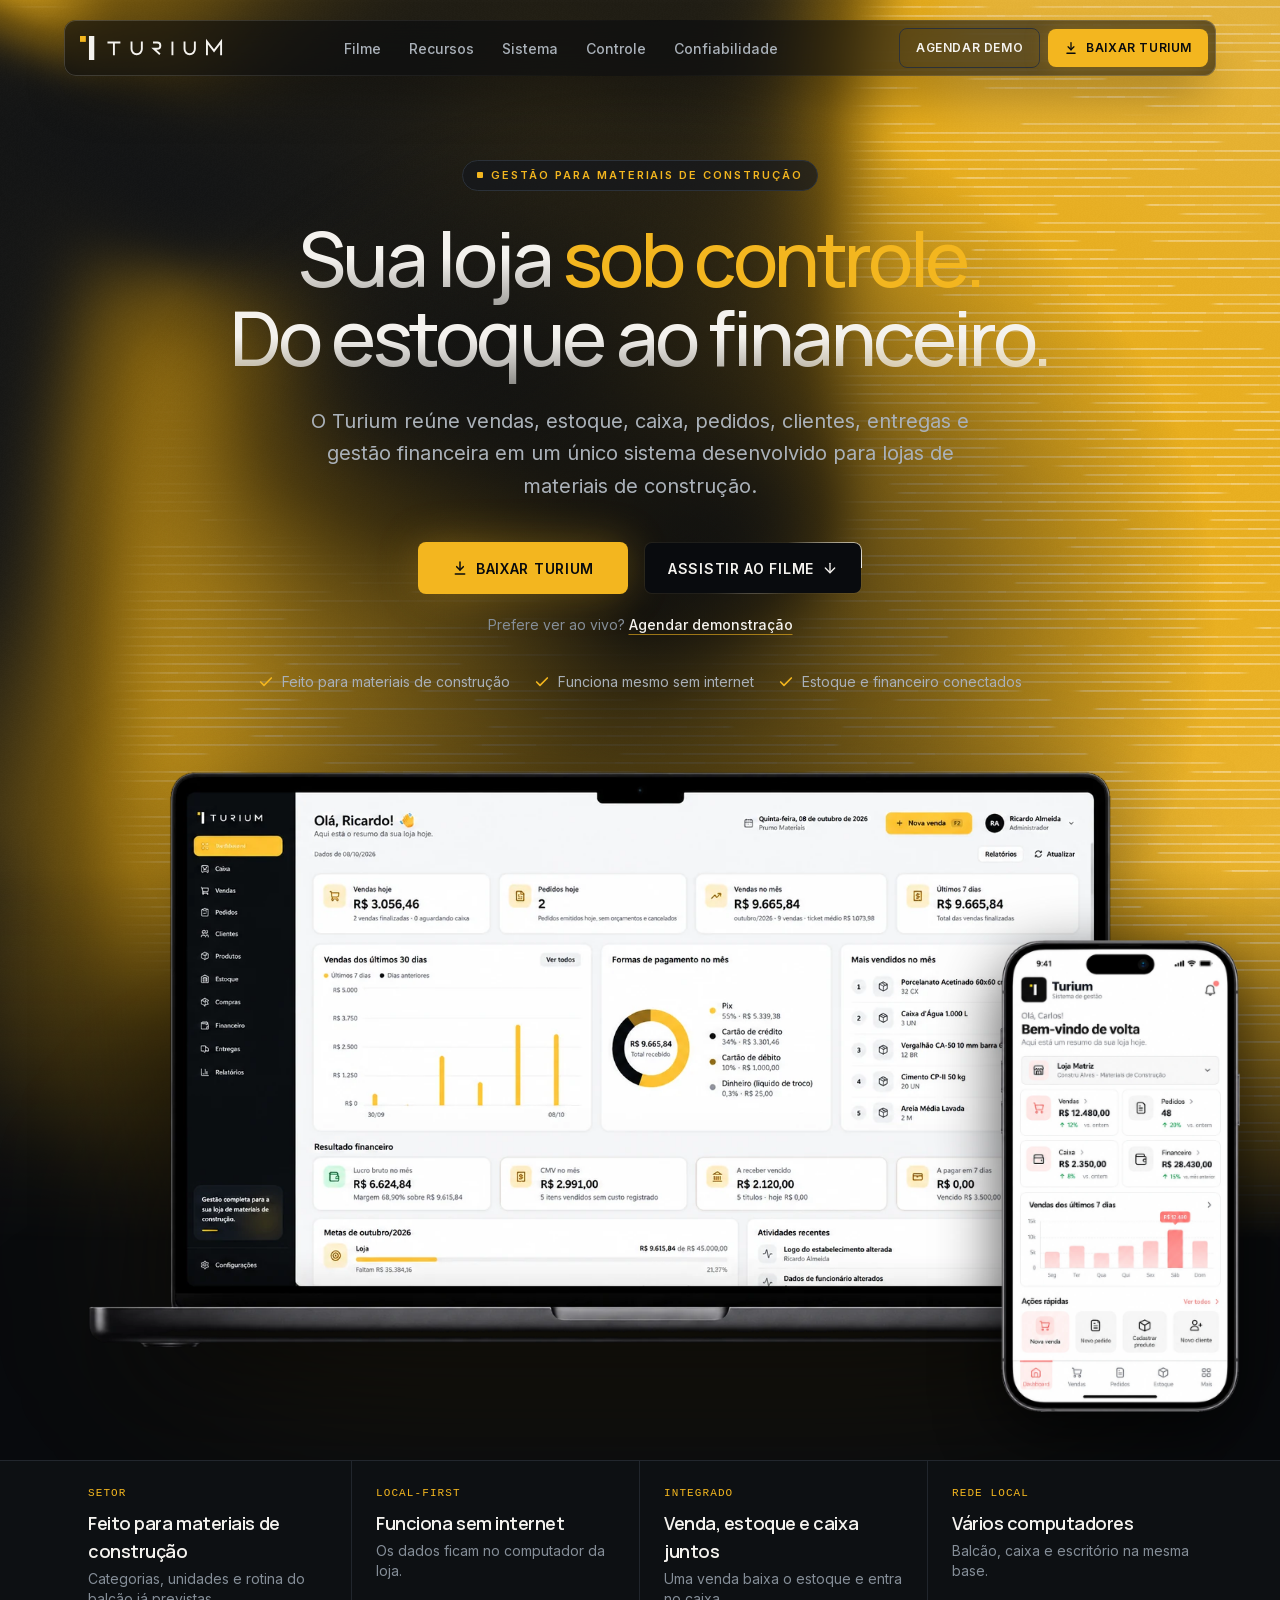
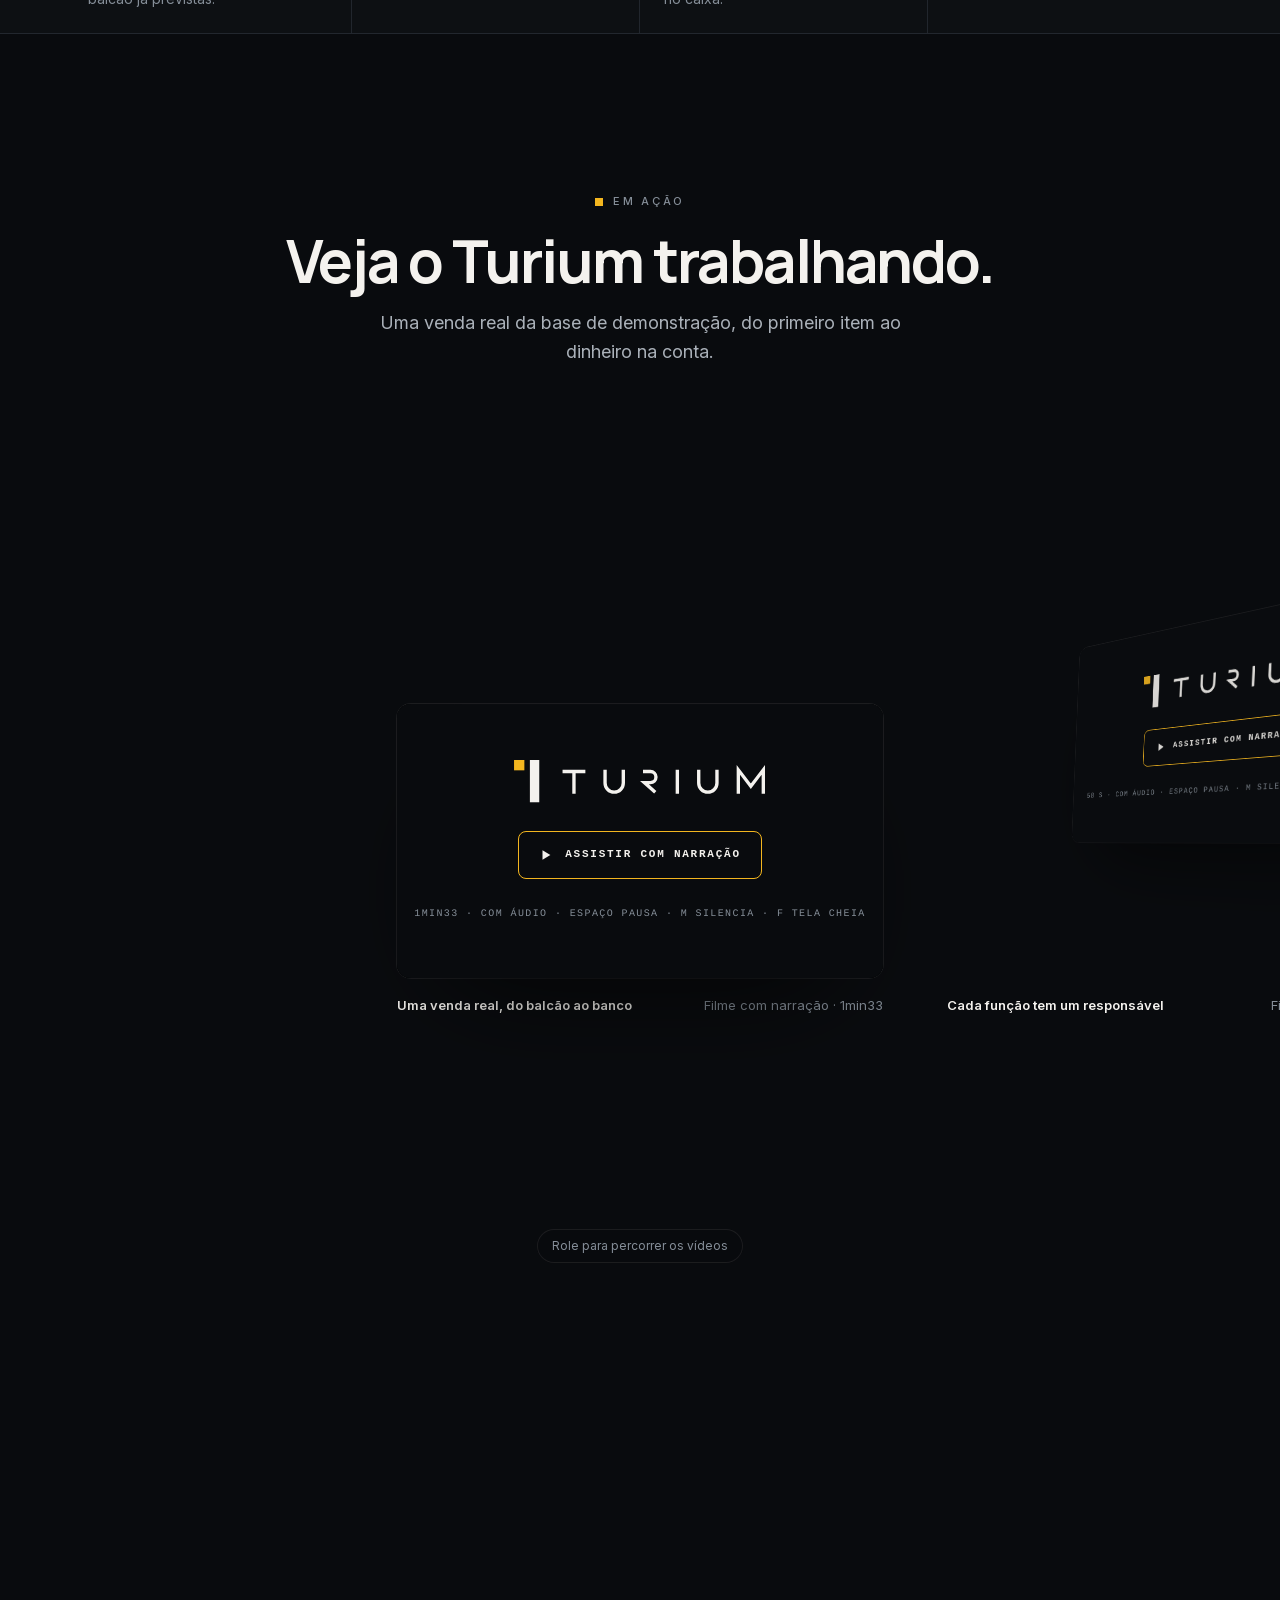
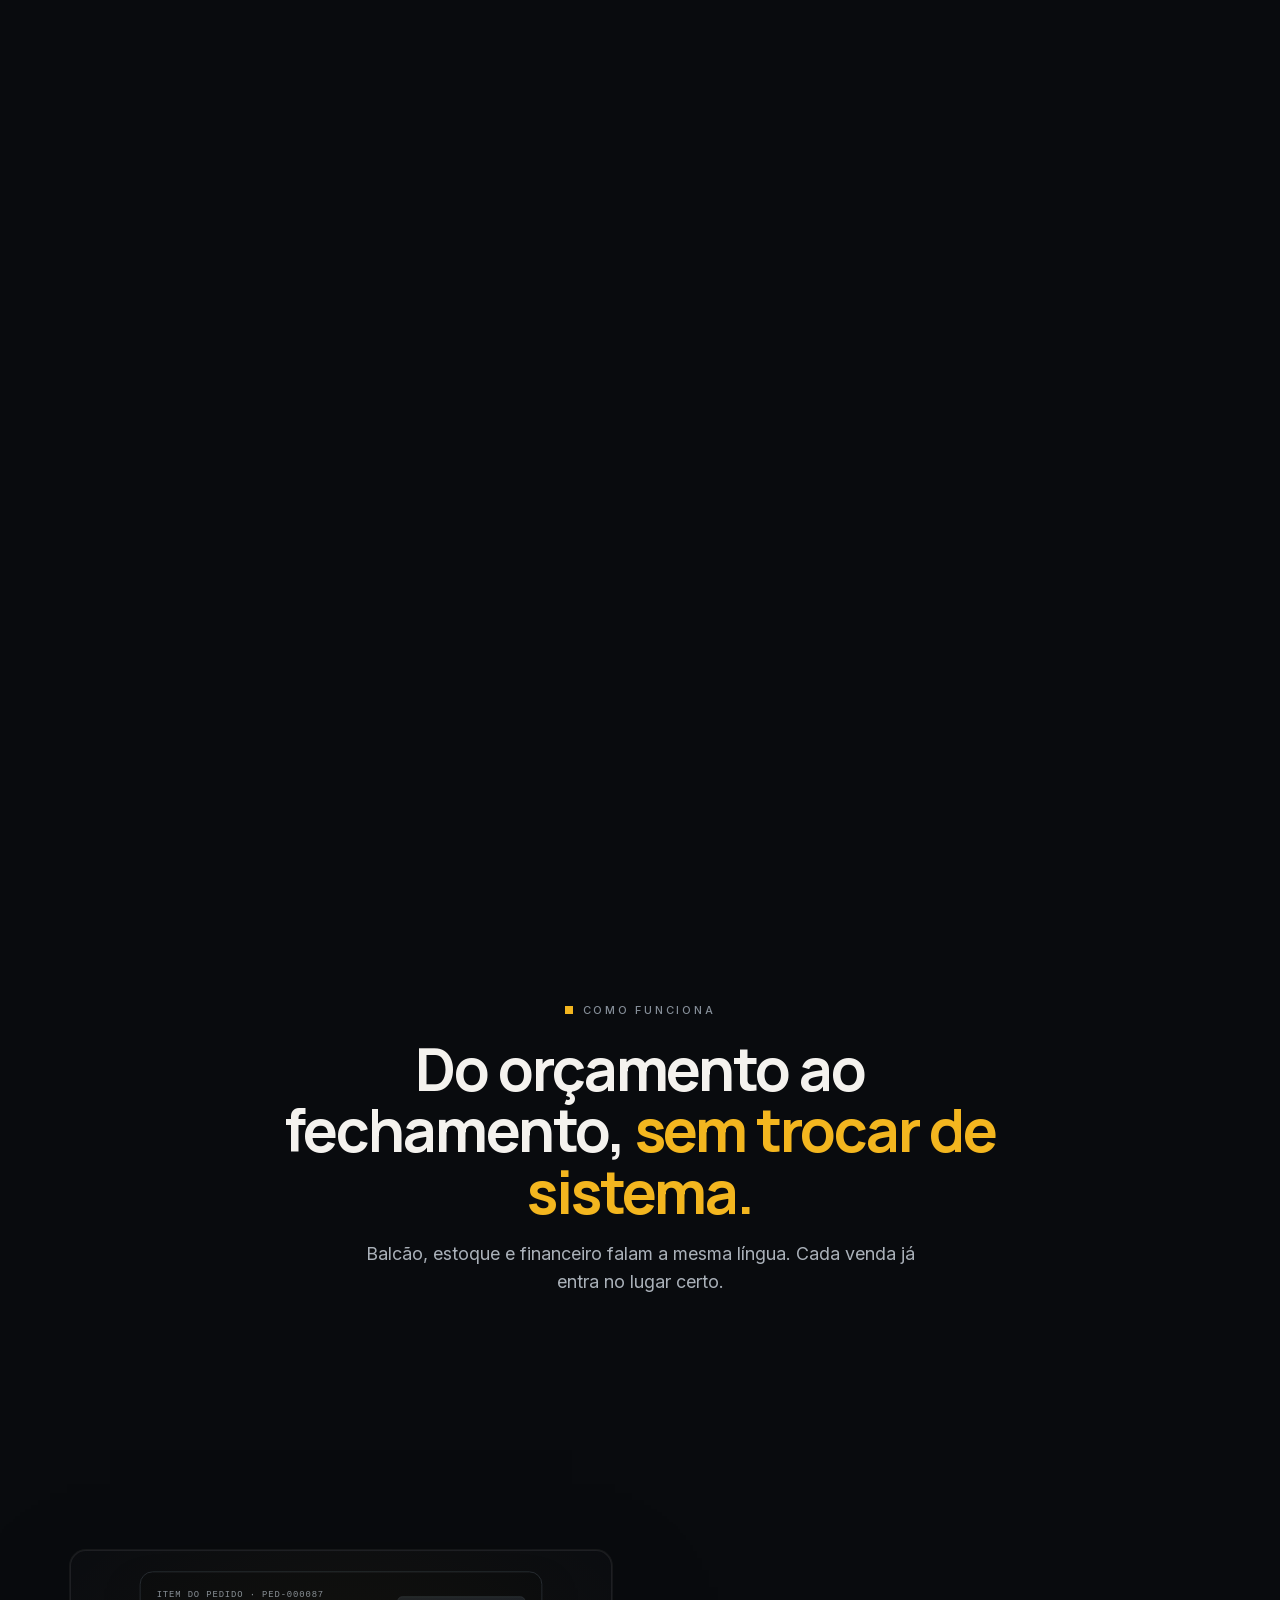
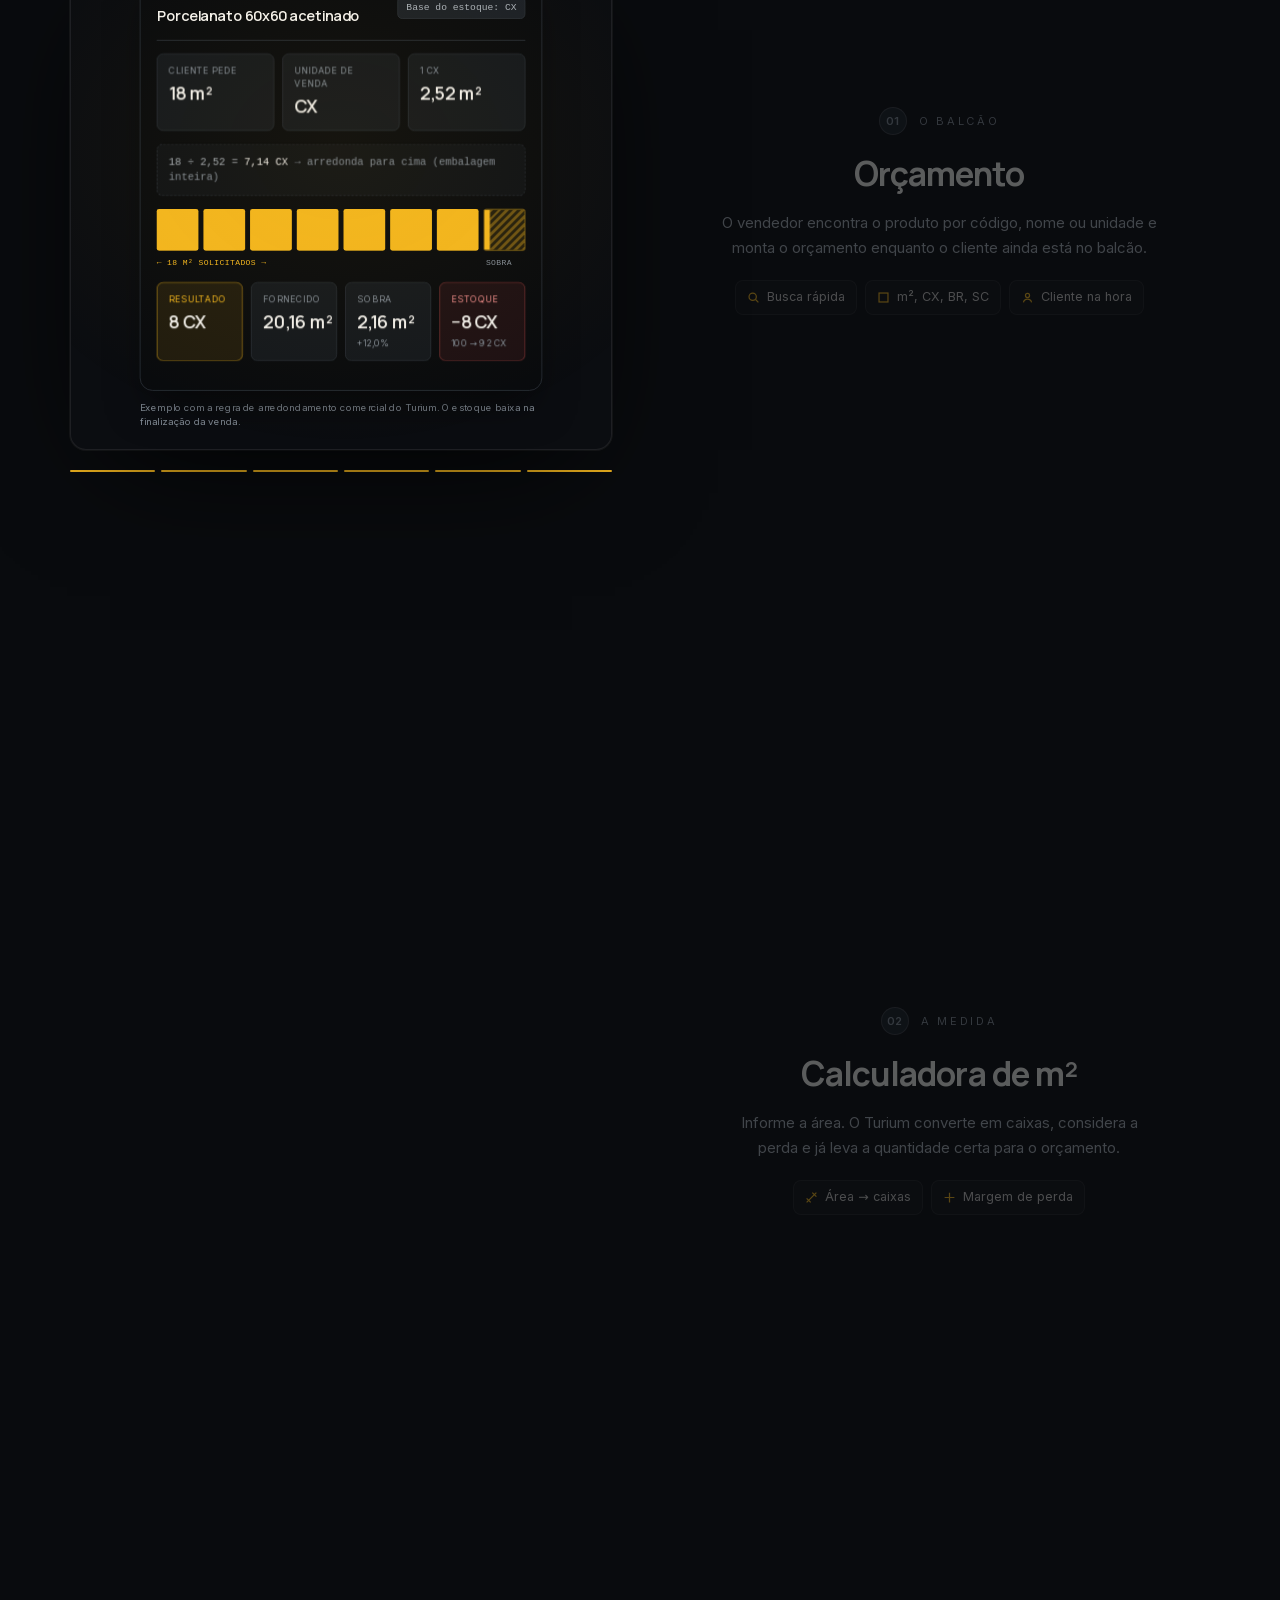
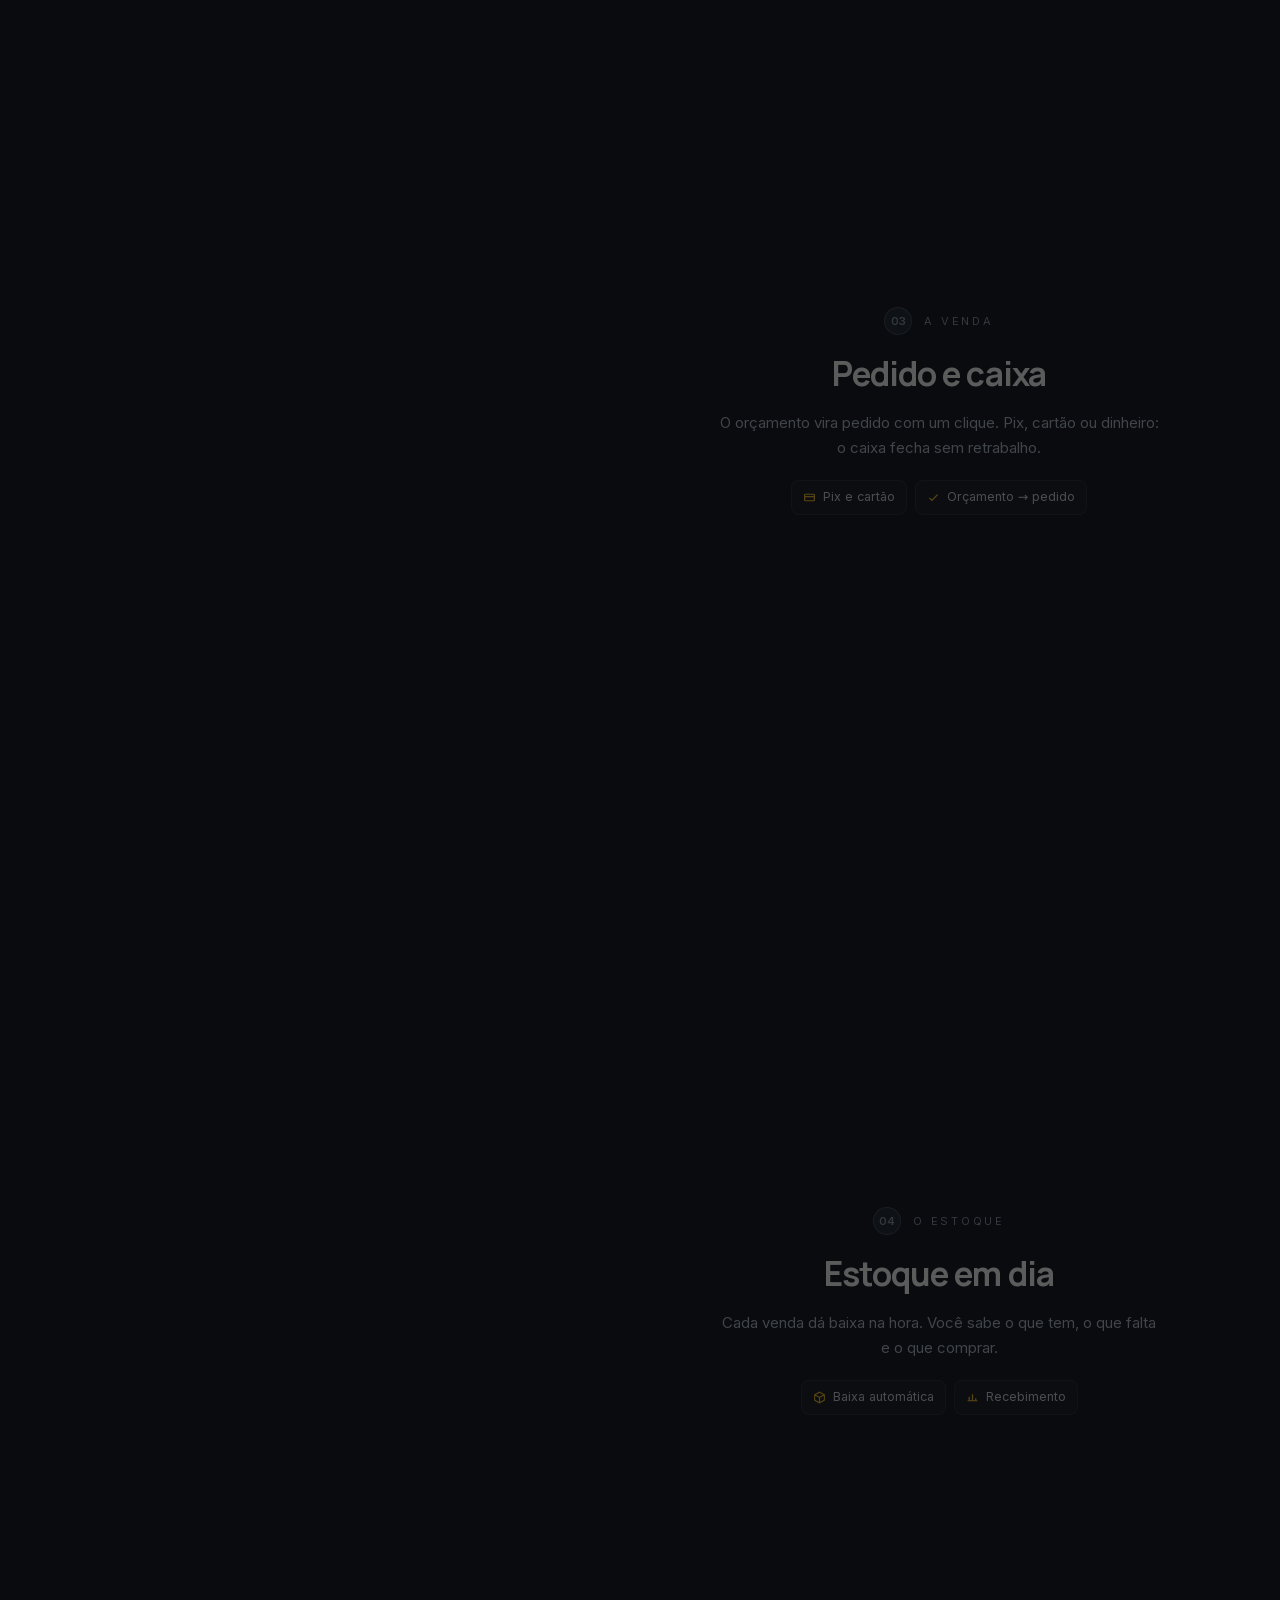
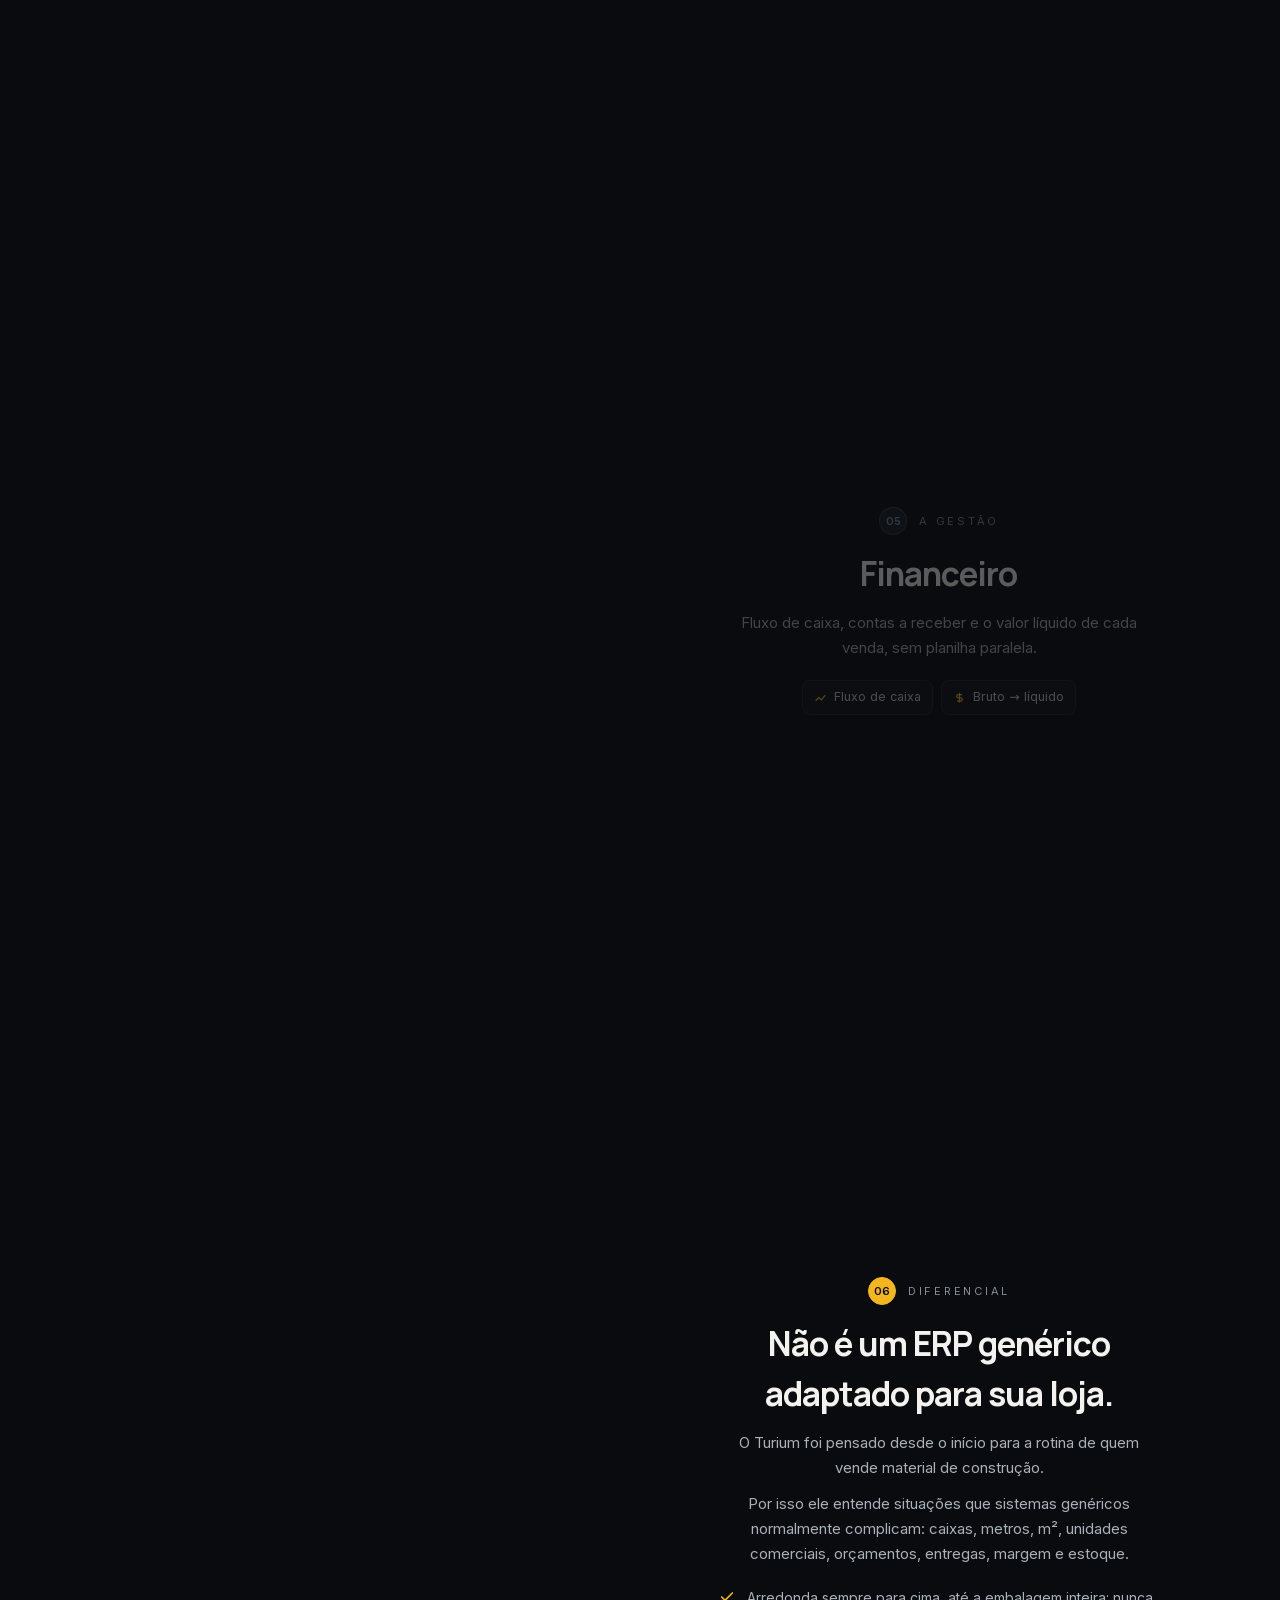
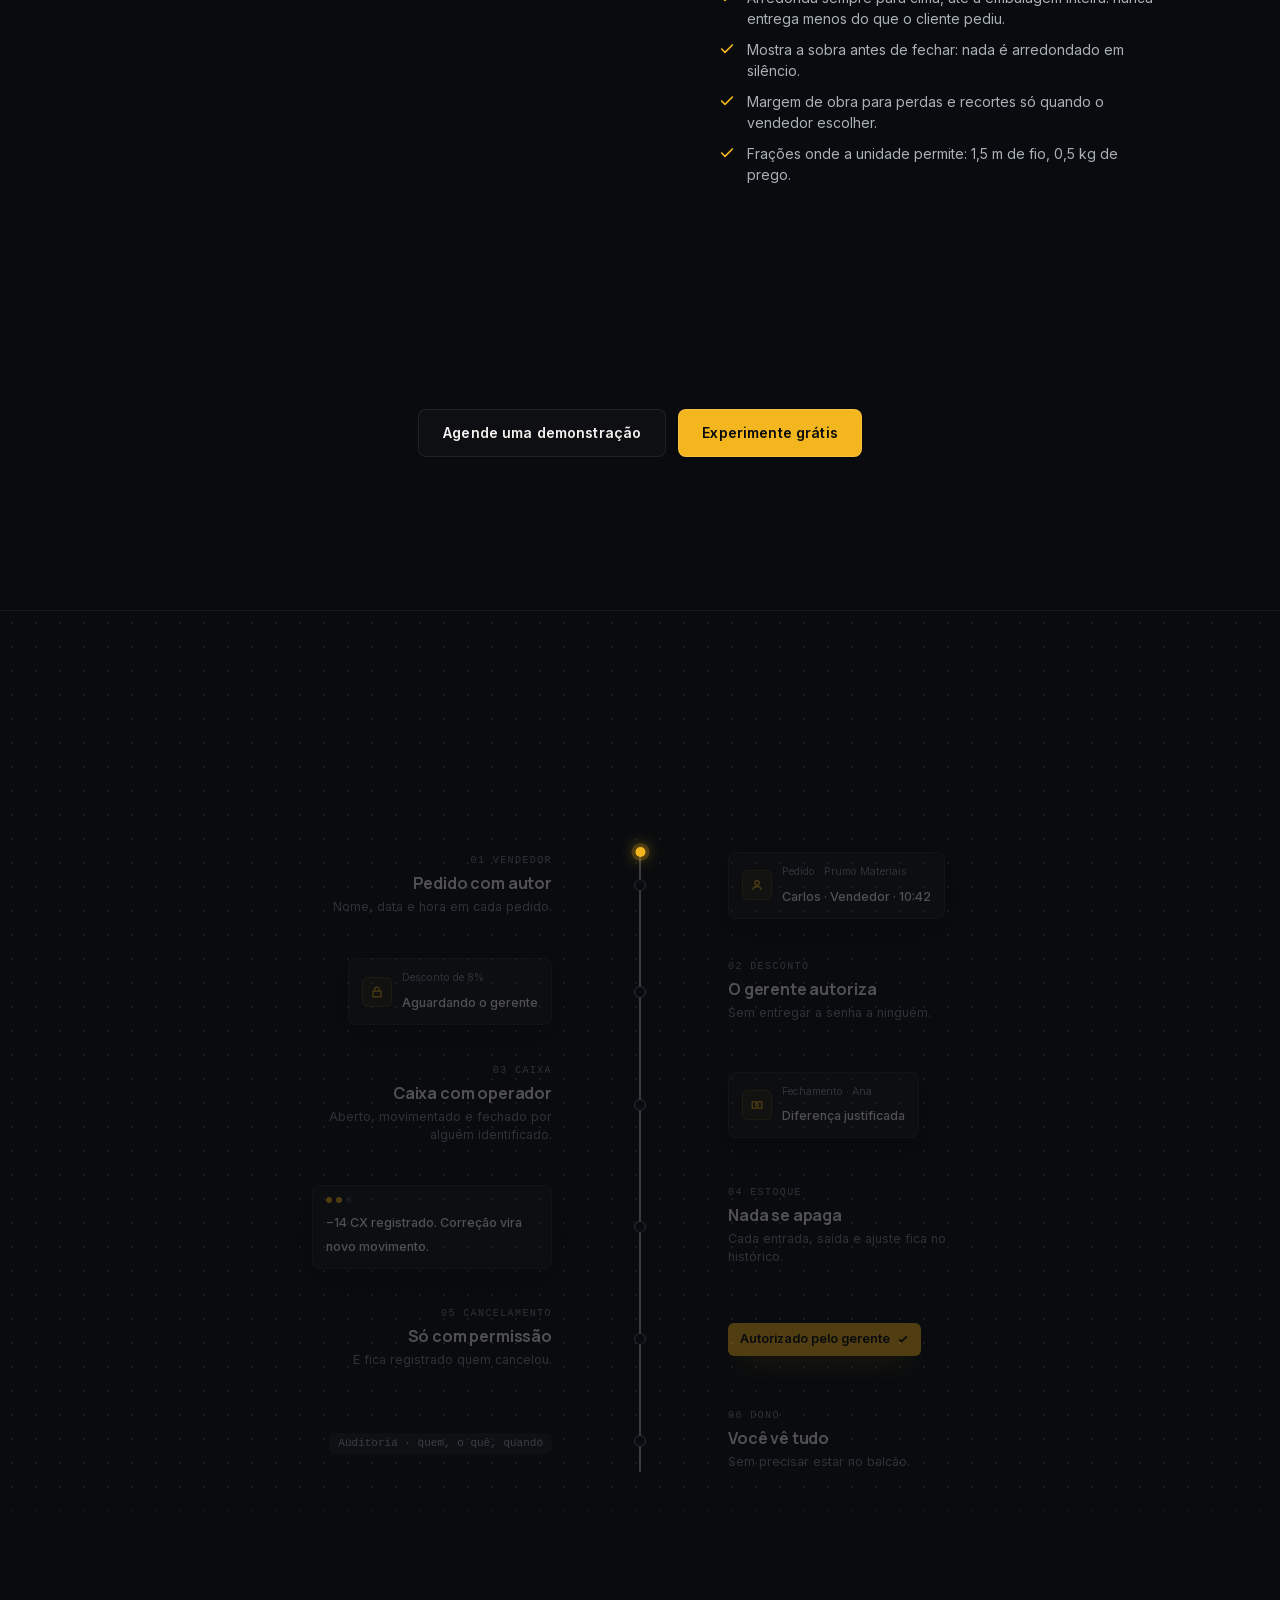
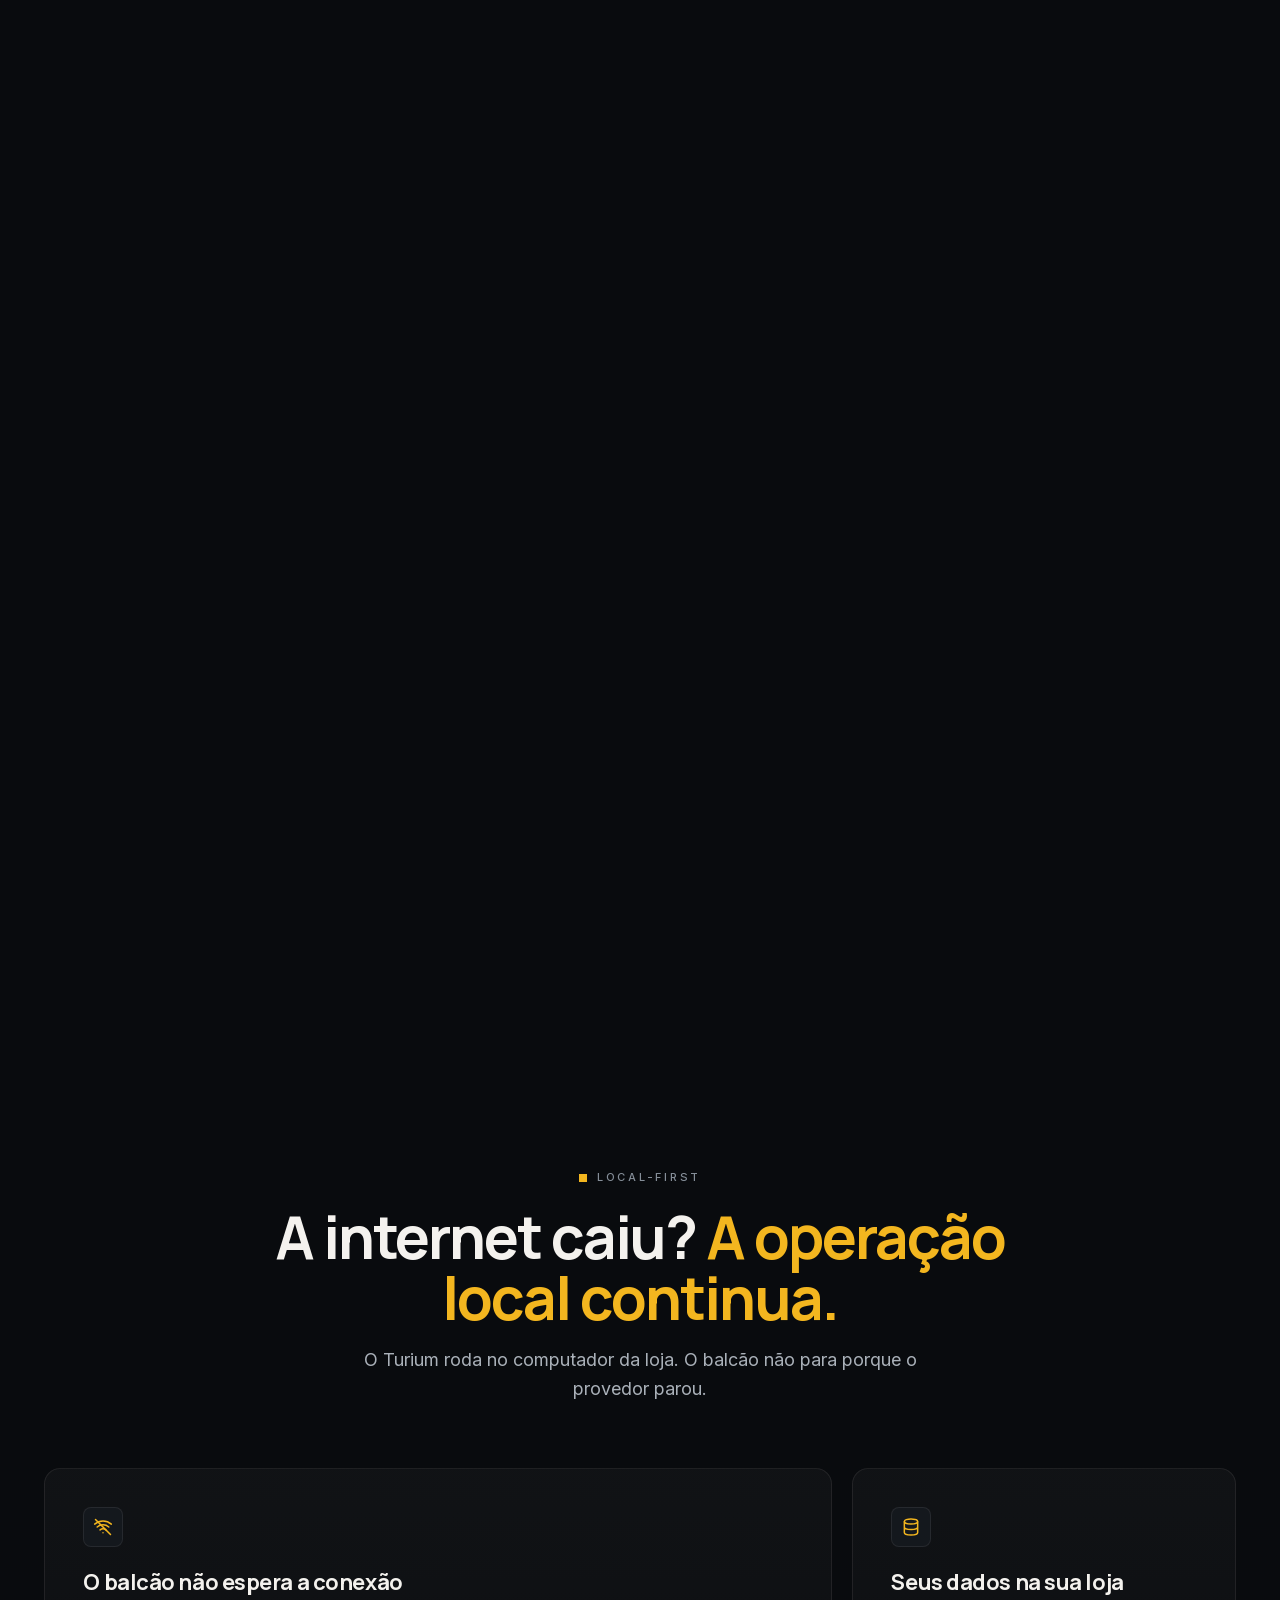
<file: index.html>
<!doctype html>
<html lang="pt-BR">
<head>
  <meta charset="utf-8">
  <meta name="viewport" content="width=device-width, initial-scale=1">
  <title>Turium — Sua loja sob controle. Do balcão à gestão.</title>
  <meta name="description" content="Turium é o ERP para lojas de materiais de construção. App desktop, local-first: a internet caiu, a operação local continua.">
  <meta name="theme-color" content="#090B0E">
  <link rel="icon" href="assets/motion/assets/brand/favicon.svg" type="image/svg+xml">
  <link rel="stylesheet" href="assets/motion/assets/fonts/inter.css">
  <link rel="stylesheet" href="assets/motion/assets/fonts/manrope.css">
  <link rel="stylesheet" href="css/styles.css">
</head>
<body>

<a class="skip-link" href="#hero">Pular para o conteúdo</a>

<!-- ================= HEADER — cópia de "Turion landing page/index-v3.html" (links apontam para as seções deste site) ================= -->
<header id="site-header">
  <nav aria-label="Principal" class="t-nav" style="--border-gradient: linear-gradient(135deg, rgba(255,255,255,.18), rgba(255,255,255,0), rgba(255,255,255,.18)); --border-radius-before: .75rem">
    <a class="t-nav-logo" href="#topo">
      <img alt="Turium" height="176" src="assets/motion/assets/brand/turium-logo.svg" width="1052">
    </a>
    <div class="t-nav-links">
      <a href="#em-acao">Filme<span aria-hidden="true"></span></a>
      <a href="#recursos">Recursos<span aria-hidden="true"></span></a>
      <a href="#como-funciona">Sistema<span aria-hidden="true"></span></a>
      <a href="#controle">Controle<span aria-hidden="true"></span></a>
      <a href="#local-first">Confiabilidade<span aria-hidden="true"></span></a>
    </div>
    <div class="t-nav-actions">
      <a class="t-nav-demo" href="#comecar">Agendar demo</a>
      <a class="t-nav-download" href="#comecar">
        <svg aria-hidden="true" fill="none" stroke="currentColor" stroke-linecap="round" stroke-linejoin="round" stroke-width="2.25" viewBox="0 0 24 24"><path d="M12 3v12"/><path d="m7 10 5 5 5-5"/><path d="M5 21h14"/></svg>
        <span class="sm-only">Baixar</span><span class="sm-up">Baixar Turium</span>
      </a>
      <button aria-controls="mobile-menu" aria-expanded="false" aria-label="Abrir menu" class="t-nav-toggle" id="menu-toggle" type="button">
        <svg aria-hidden="true" fill="none" stroke="currentColor" stroke-linecap="round" stroke-width="2" viewBox="0 0 24 24"><path class="menu-open" d="M4 7h16M4 12h16M4 17h16"/><path class="menu-close hidden" d="M6 6l12 12M18 6 6 18"/></svg>
      </button>
    </div>
  </nav>
  <div class="t-mobile-menu" hidden id="mobile-menu">
    <a href="#em-acao">Filme</a>
    <a href="#recursos">Recursos</a>
    <a href="#como-funciona">Sistema</a>
    <a href="#controle">Controle</a>
    <a href="#local-first">Confiabilidade</a>
    <div class="t-mobile-ctas">
      <a class="m-demo" href="#comecar">Agendar demo</a>
      <a class="m-download" href="#comecar">Baixar Turium</a>
    </div>
  </div>
</header>

<main id="topo">

<!-- ================= HERO ================= -->
<!-- Cópia do hero de "Turion landing page/index-v3.html" (classes Tailwind convertidas para CSS em styles.css, prefixo t-) -->
<section class="t-hero" id="hero" aria-labelledby="hero-title">
  <!-- Fundo fluido em WebGL próprio (js/hero-bg.js). Sem WebGL, o script aplica um brilho estático em CSS. -->
  <canvas aria-hidden="true" id="hero-bg"></canvas>
  <div aria-hidden="true" id="hero-veil"></div>

  <div class="t-hero-copy">
    <p class="enter t-hero-badge" style="--d:.2s"><span aria-hidden="true"></span>Gestão para materiais de construção</p>
    <h1 class="enter t-hero-title" id="hero-title" style="--d:.35s">
      <span class="t-grad">Sua loja </span><span class="text-gold">sob controle.</span><br>
      <span class="t-grad t-grad-2">Do estoque ao financeiro.</span>
    </h1>
    <p class="enter t-hero-lead" style="--d:.5s">O Turium reúne vendas, estoque, caixa, pedidos, clientes, entregas e gestão financeira em um único sistema desenvolvido para lojas de materiais de construção.</p>
    <div class="enter t-hero-ctas" style="--d:.65s">
      <a class="t-btn-gold" href="#comecar">
        <svg aria-hidden="true" fill="none" stroke="currentColor" stroke-linecap="round" stroke-linejoin="round" stroke-width="2.25" viewBox="0 0 24 24"><path d="M12 3v12"/><path d="m7 10 5 5 5-5"/><path d="M5 21h14"/></svg>Baixar Turium
      </a>
      <!-- Glow beam (design system), recolorido para Tractor Gold -->
      <a class="t-btn-beam" href="#em-acao">
        <span aria-hidden="true" class="b-rest"></span>
        <span aria-hidden="true" class="b-hover"></span>
        <span aria-hidden="true" class="b-ring"><span></span></span>
        <span aria-hidden="true" class="b-fill"></span>
        <span class="b-label">Assistir ao filme<svg aria-hidden="true" fill="none" stroke="currentColor" stroke-linecap="round" stroke-linejoin="round" stroke-width="2" viewBox="0 0 24 24"><path d="M12 5v14"/><path d="m19 12-7 7-7-7"/></svg></span>
      </a>
    </div>
    <p class="enter t-hero-alt" style="--d:.75s">Prefere ver ao vivo? <a href="#comecar">Agendar demonstração</a></p>
    <ul class="enter t-hero-checks" style="--d:.85s">
      <li><svg aria-hidden="true" fill="none" stroke="currentColor" stroke-linecap="round" stroke-linejoin="round" stroke-width="2.5" viewBox="0 0 24 24"><path d="M20 6 9 17l-5-5"/></svg>Feito para materiais de construção</li>
      <li><svg aria-hidden="true" fill="none" stroke="currentColor" stroke-linecap="round" stroke-linejoin="round" stroke-width="2.5" viewBox="0 0 24 24"><path d="M20 6 9 17l-5-5"/></svg>Funciona mesmo sem internet</li>
      <li><svg aria-hidden="true" fill="none" stroke="currentColor" stroke-linecap="round" stroke-linejoin="round" stroke-width="2.5" viewBox="0 0 24 24"><path d="M20 6 9 17l-5-5"/></svg>Estoque e financeiro conectados</li>
    </ul>
  </div>

  <!-- Palco do produto: notebook com o dashboard (fundo recortado) + versão mobile à frente -->
  <div class="t-stage">
    <div aria-hidden="true" class="t-stage-glow"></div>
    <div class="parallax" data-parallax="0.06">
      <figure class="t-hero-device">
        <img alt="Turium no computador: dashboard com vendas de hoje, pedidos, vendas do mês, gráfico dos últimos 30 dias, formas de pagamento e produtos mais vendidos." decoding="async" fetchpriority="high" width="1578" height="823" sizes="(min-width: 1152px) 1104px, 94vw" src="img/turium-laptop.webp" srcset="img/turium-laptop-960.webp 960w, img/turium-laptop.webp 1578w">
        <figcaption class="sr-only">Representação do Turium em um notebook.</figcaption>
      </figure>
    </div>
    <!-- O celular é desenhado em 300px e escalado (--phone-scale), como no original. -->
    <div class="t-phone-slot parallax" data-parallax="-0.05">
      <div class="t-hero-phone">
        <img class="owner-phone" src="img/turium-mobile.webp" width="720" height="1415" alt="Turium no celular: resumo de vendas, pedidos, caixa e financeiro da loja">
      </div>
    </div>
  </div>
</section>

<!-- ================= PROVA RÁPIDA — cópia de "Turion landing page/index.html" ================= -->
<section aria-label="Resumo" class="t-proof">
  <div class="t-proof-grid">
    <div class="reveal t-proof-item" style="--d:0s">
      <p class="k">Setor</p>
      <p class="t">Feito para materiais de construção</p>
      <p class="d">Categorias, unidades e rotina do balcão já previstas.</p>
    </div>
    <div class="reveal t-proof-item" style="--d:.08s">
      <p class="k">Local-first</p>
      <p class="t">Funciona sem internet</p>
      <p class="d">Os dados ficam no computador da loja.</p>
    </div>
    <div class="reveal t-proof-item" style="--d:.16s">
      <p class="k">Integrado</p>
      <p class="t">Venda, estoque e caixa juntos</p>
      <p class="d">Uma venda baixa o estoque e entra no caixa.</p>
    </div>
    <div class="reveal t-proof-item" style="--d:.24s">
      <p class="k">Rede local</p>
      <p class="t">Vários computadores</p>
      <p class="d">Balcão, caixa e escritório na mesma base.</p>
    </div>
  </div>
</section>

<!-- ================= CARROSSEL DE VÍDEOS ================= -->
<section id="em-acao" aria-labelledby="reel-title">
  <div class="container reel-head">
    <div class="section-head reveal">
      <span class="eyebrow">Em ação</span>
      <h2 class="h-section" id="reel-title">Veja o Turium trabalhando.</h2>
      <p class="lead">Uma venda real da base de demonstração, do primeiro item ao dinheiro na conta.</p>
    </div>
  </div>
  <div class="reel" id="reel">
    <div class="reel-sticky">
      <div class="reel-track" id="reel-track"></div>
      <p class="reel-hint">Role para percorrer os vídeos</p>
    </div>
  </div>
</section>

<!-- ================= COMO FUNCIONA (motion.so #how) ================= -->
<section class="section" id="como-funciona" aria-labelledby="how-title">
  <div class="container">
    <div class="section-head reveal">
      <span class="eyebrow">Como funciona</span>
      <h2 class="h-section" id="how-title">Do orçamento ao fechamento, <span class="text-gold">sem trocar de sistema.</span></h2>
      <p class="lead">Balcão, estoque e financeiro falam a mesma língua. Cada venda já entra no lugar certo.</p>
    </div>

    <div class="how-grid">
      <div class="how-visual" aria-hidden="true">
        <div class="how-sticky"><div>
          <div class="panel-frame">
            <div class="panel">
              <div class="quote">
                <span class="quote-tag">Orçamento em segundos</span>
                <div class="quote-line"><span>Porcelanato Acetinado 60x60 cm<small>18 m² + 10% de perda</small></span><span class="val">14 CX</span></div>
                <div class="quote-line"><span>Argamassa AC-II 20 kg<small>Calculada pela área</small></span><span class="val">8 SC</span></div>
                <div class="quote-line"><span>Rejunte flexível 1 kg<span class="caret"></span></span><span class="val">4 UN</span></div>
                <div class="quote-foot"><span class="pill">Cliente: Obra Jd. Europa</span><span class="pill">Pix</span><span class="quote-total"><b>R$ 1.701,46</b><span class="quote-go">→</span></span></div>
              </div>
            </div>
            <div class="panel panel-shot"><img src="assets/motion/assets/film/calculadora.webp" alt="" loading="lazy"></div>
            <div class="panel panel-shot"><img src="assets/motion/assets/film/pedido.webp" alt="" loading="lazy"></div>
            <div class="panel panel-shot"><img src="assets/motion/assets/film/estoque.webp" alt="" loading="lazy"></div>
            <div class="panel panel-shot"><img src="assets/motion/assets/film/fluxo.webp" alt="" loading="lazy"></div>
            <!-- Diferencial: cartão animado 18 m² → 8 CX (cópia de "Turion landing page/index.html", seção #materiais) -->
            <div class="panel panel-dif">
              <div class="dif-fit">
                <div aria-label="Exemplo de venda por medida: o cliente pede 18 metros quadrados de piso vendido em caixas de 2,52 metros quadrados; o Turium calcula 8 caixas, fornece 20,16 metros quadrados com sobra de 2,16 e baixa 8 caixas do estoque." class="dif-card" role="group">
                  <div class="dif-head">
                    <div>
                      <p class="dif-kicker">Item do pedido · PED-000087</p>
                      <p class="dif-title">Porcelanato 60x60 acetinado</p>
                    </div>
                    <span class="dif-base">Base do estoque: CX</span>
                  </div>
                  <dl class="dif-grid dif-grid-3">
                    <div class="dif-cell" data-step style="--d:.1s"><dt>Cliente pede</dt><dd>18 m²</dd></div>
                    <div class="dif-cell" data-step style="--d:.45s"><dt>Unidade de venda</dt><dd>CX</dd></div>
                    <div class="dif-cell dif-wide" data-step style="--d:.8s"><dt>1 CX</dt><dd>2,52 m²</dd></div>
                  </dl>
                  <div class="dif-formula" data-step style="--d:1.15s">
                    <p>18 ÷ 2,52 = <span class="hi">7,14 CX</span> <span class="lo">→ arredonda para cima (embalagem inteira)</span></p>
                  </div>
                  <!-- 8 caixas: 7,14 cobrem o pedido, o resto é sobra -->
                  <div aria-hidden="true" class="dif-boxes">
                    <div class="dif-boxes-row">
                      <span class="box-fill" style="--fill:#F3B61F; --d:1.5s"></span>
                      <span class="box-fill" style="--fill:#F3B61F; --d:1.6s"></span>
                      <span class="box-fill" style="--fill:#F3B61F; --d:1.7s"></span>
                      <span class="box-fill" style="--fill:#F3B61F; --d:1.8s"></span>
                      <span class="box-fill" style="--fill:#F3B61F; --d:1.9s"></span>
                      <span class="box-fill" style="--fill:#F3B61F; --d:2.0s"></span>
                      <span class="box-fill" style="--fill:#F3B61F; --d:2.1s"></span>
                      <span class="dif-last"><span class="box-fill dif-part" style="--fill:#F3B61F; --d:2.2s"></span><span class="box-fill dif-rest" style="--fill:rgba(243,182,31,.12); --d:2.35s"></span></span>
                    </div>
                    <div class="dif-boxes-legend"><span class="req">← 18 m² solicitados →</span><span class="left">sobra</span></div>
                  </div>
                  <dl class="dif-grid dif-grid-4">
                    <div class="dif-cell dif-ok" data-step style="--d:2.6s"><dt>Resultado</dt><dd>8 CX</dd></div>
                    <div class="dif-cell" data-step style="--d:2.85s"><dt>Fornecido</dt><dd>20,16 m²</dd></div>
                    <div class="dif-cell" data-step style="--d:3.1s"><dt>Sobra</dt><dd>2,16 m²</dd><p>+12,0%</p></div>
                    <div class="dif-cell dif-bad" data-step style="--d:3.35s"><dt>Estoque</dt><dd>−8 CX</dd><p>100 → 92 CX</p></div>
                  </dl>
                </div>
                <p class="dif-note">Exemplo com a regra de arredondamento comercial do Turium. O estoque baixa na finalização da venda.</p>
              </div>
            </div>
          </div>
          <div class="progress"><span></span><span></span><span></span><span></span><span></span><span></span></div>
        </div></div>
      </div>

      <div class="how-steps">
        <div class="how-step">
          <div class="how-step-inner">
            <div class="step-label"><span class="step-num">01</span><span class="step-kicker">O balcão</span></div>
            <h3>Orçamento</h3>
            <p>O vendedor encontra o produto por código, nome ou unidade e monta o orçamento enquanto o cliente ainda está no balcão.</p>
            <div class="chips">
              <span class="chip"><svg viewBox="0 0 16 16" aria-hidden="true"><circle cx="7" cy="7" r="4.5" fill="none" stroke="currentColor" stroke-width="1.5"/><path d="M10.5 10.5L14 14" stroke="currentColor" stroke-width="1.5"/></svg>Busca rápida</span>
              <span class="chip"><svg viewBox="0 0 16 16" aria-hidden="true"><rect x="2.5" y="2.5" width="11" height="11" fill="none" stroke="currentColor" stroke-width="1.5"/></svg>m², CX, BR, SC</span>
              <span class="chip"><svg viewBox="0 0 16 16" aria-hidden="true"><circle cx="8" cy="5.5" r="2.5" fill="none" stroke="currentColor" stroke-width="1.5"/><path d="M3 14c.6-2.6 2.6-4 5-4s4.4 1.4 5 4" fill="none" stroke="currentColor" stroke-width="1.5"/></svg>Cliente na hora</span>
            </div>
            <div class="how-mobile-panel"></div>
          </div>
        </div>
        <div class="how-step">
          <div class="how-step-inner">
            <div class="step-label"><span class="step-num">02</span><span class="step-kicker">A medida</span></div>
            <h3>Calculadora de m²</h3>
            <p>Informe a área. O Turium converte em caixas, considera a perda e já leva a quantidade certa para o orçamento.</p>
            <div class="chips">
              <span class="chip"><svg viewBox="0 0 16 16" aria-hidden="true"><path d="M2 14L14 2M2 9l5 5M9 2l5 5" fill="none" stroke="currentColor" stroke-width="1.5"/></svg>Área → caixas</span>
              <span class="chip"><svg viewBox="0 0 16 16" aria-hidden="true"><path d="M8 2v12M2 8h12" stroke="currentColor" stroke-width="1.5"/></svg>Margem de perda</span>
            </div>
            <div class="how-mobile-panel"></div>
          </div>
        </div>
        <div class="how-step">
          <div class="how-step-inner">
            <div class="step-label"><span class="step-num">03</span><span class="step-kicker">A venda</span></div>
            <h3>Pedido e caixa</h3>
            <p>O orçamento vira pedido com um clique. Pix, cartão ou dinheiro: o caixa fecha sem retrabalho.</p>
            <div class="chips">
              <span class="chip"><svg viewBox="0 0 16 16" aria-hidden="true"><rect x="2" y="4" width="12" height="8" rx="1" fill="none" stroke="currentColor" stroke-width="1.5"/><path d="M2 7h12" stroke="currentColor" stroke-width="1.5"/></svg>Pix e cartão</span>
              <span class="chip"><svg viewBox="0 0 16 16" aria-hidden="true"><path d="M3 8.5l3 3 7-7" fill="none" stroke="currentColor" stroke-width="1.6"/></svg>Orçamento → pedido</span>
            </div>
            <div class="how-mobile-panel"></div>
          </div>
        </div>
        <div class="how-step">
          <div class="how-step-inner">
            <div class="step-label"><span class="step-num">04</span><span class="step-kicker">O estoque</span></div>
            <h3>Estoque em dia</h3>
            <p>Cada venda dá baixa na hora. Você sabe o que tem, o que falta e o que comprar.</p>
            <div class="chips">
              <span class="chip"><svg viewBox="0 0 16 16" aria-hidden="true"><path d="M8 1.5l6 3.2v6.6l-6 3.2-6-3.2V4.7z M2 4.7l6 3.2 6-3.2M8 8v6.5" fill="none" stroke="currentColor" stroke-width="1.3"/></svg>Baixa automática</span>
              <span class="chip"><svg viewBox="0 0 16 16" aria-hidden="true"><path d="M2 12h12M4 12V7M8 12V4M12 12V9" stroke="currentColor" stroke-width="1.5"/></svg>Recebimento</span>
            </div>
            <div class="how-mobile-panel"></div>
          </div>
        </div>
        <div class="how-step">
          <div class="how-step-inner">
            <div class="step-label"><span class="step-num">05</span><span class="step-kicker">A gestão</span></div>
            <h3>Financeiro</h3>
            <p>Fluxo de caixa, contas a receber e o valor líquido de cada venda, sem planilha paralela.</p>
            <div class="chips">
              <span class="chip"><svg viewBox="0 0 16 16" aria-hidden="true"><path d="M2 12l4-4 3 3 5-6" fill="none" stroke="currentColor" stroke-width="1.5"/></svg>Fluxo de caixa</span>
              <span class="chip"><svg viewBox="0 0 16 16" aria-hidden="true"><path d="M8 2v12M11 4.5H6.5a2 2 0 0 0 0 4h3a2 2 0 0 1 0 4H5" fill="none" stroke="currentColor" stroke-width="1.4"/></svg>Bruto → líquido</span>
            </div>
            <div class="how-mobile-panel"></div>
          </div>
        </div>
        <div class="how-step">
          <div class="how-step-inner">
            <div class="step-label"><span class="step-num">06</span><span class="step-kicker">Diferencial</span></div>
            <h3>Não é um ERP genérico adaptado para sua loja.</h3>
            <p>O Turium foi pensado desde o início para a rotina de quem vende material de construção.</p>
            <p>Por isso ele entende situações que sistemas genéricos normalmente complicam: caixas, metros, m², unidades comerciais, orçamentos, entregas, margem e estoque.</p>
            <ul class="dif-list">
              <li><svg aria-hidden="true" fill="none" stroke="currentColor" stroke-linecap="round" stroke-linejoin="round" stroke-width="2.5" viewBox="0 0 24 24"><path d="M20 6 9 17l-5-5"/></svg>Arredonda sempre para cima, até a embalagem inteira: nunca entrega menos do que o cliente pediu.</li>
              <li><svg aria-hidden="true" fill="none" stroke="currentColor" stroke-linecap="round" stroke-linejoin="round" stroke-width="2.5" viewBox="0 0 24 24"><path d="M20 6 9 17l-5-5"/></svg>Mostra a sobra antes de fechar: nada é arredondado em silêncio.</li>
              <li><svg aria-hidden="true" fill="none" stroke="currentColor" stroke-linecap="round" stroke-linejoin="round" stroke-width="2.5" viewBox="0 0 24 24"><path d="M20 6 9 17l-5-5"/></svg>Margem de obra para perdas e recortes só quando o vendedor escolher.</li>
              <li><svg aria-hidden="true" fill="none" stroke="currentColor" stroke-linecap="round" stroke-linejoin="round" stroke-width="2.5" viewBox="0 0 24 24"><path d="M20 6 9 17l-5-5"/></svg>Frações onde a unidade permite: 1,5 m de fio, 0,5 kg de prego.</li>
            </ul>
            <div class="how-mobile-panel"></div>
          </div>
        </div>
      </div>
    </div>

    <div class="how-ctas reveal">
      <a class="btn btn-ghost" href="#comecar">Agende uma demonstração</a>
      <a class="btn btn-gold" href="#comecar"><span class="shimmer"></span>Experimente grátis</a>
    </div>
  </div>
</section>

<!-- ================= CONTROLE: CADA PASSO TEM UM RESPONSÁVEL (layout ORAVIA lifecycle) =================
     A mesma venda de "Como funciona", agora vista pelo dono: quem fez, quando e com que permissão.
     Nomes e valores são exemplos ilustrativos. -->
<section class="lifecycle" id="controle" aria-labelledby="lc-title">
  <div class="lc-sticky">
    <div class="lc-dots" aria-hidden="true"></div>
    <div class="lc-inner">
      <div class="lc-header">
        <h2 id="lc-title">Cada passo tem um responsável</h2>
        <p>A mesma venda, vista pelo dono: quem fez, quando e com que permissão.</p>
      </div>
      <div class="lc-body">
        <div class="lc-rail" aria-hidden="true"></div>
        <div class="lc-fill" aria-hidden="true"></div>
        <div class="lc-steps">
          <div class="lc-step" data-threshold="0.1">
            <div class="lc-side left"><span class="lc-kicker">01 Vendedor</span><h3>Pedido com autor</h3><p>Nome, data e hora em cada pedido.</p></div>
            <span class="lc-node"></span>
            <div class="lc-side right"><div class="lc-card row"><span class="lc-ico"><svg viewBox="0 0 16 16" aria-hidden="true"><circle cx="8" cy="5.5" r="2.6" fill="none" stroke="currentColor" stroke-width="1.4"/><path d="M3 13.5c.6-2.6 2.6-4 5-4s4.4 1.4 5 4" fill="none" stroke="currentColor" stroke-width="1.4"/></svg></span><span><span class="k">Pedido · Prumo Materiais</span><span class="v">Carlos · Vendedor · 10:42</span></span></div></div>
          </div>
          <div class="lc-step" data-threshold="0.25">
            <div class="lc-side left"><div class="lc-card row"><span class="lc-ico"><svg viewBox="0 0 16 16" aria-hidden="true"><rect x="3.5" y="7" width="9" height="6.5" fill="none" stroke="currentColor" stroke-width="1.4"/><path d="M5.5 7V5a2.5 2.5 0 0 1 5 0v2" fill="none" stroke="currentColor" stroke-width="1.4"/></svg></span><span><span class="k">Desconto de 8%</span><span class="v">Aguardando o gerente</span></span></div></div>
            <span class="lc-node"></span>
            <div class="lc-side right"><span class="lc-kicker">02 Desconto</span><h3>O gerente autoriza</h3><p>Sem entregar a senha a ninguém.</p></div>
          </div>
          <div class="lc-step" data-threshold="0.4">
            <div class="lc-side left"><span class="lc-kicker">03 Caixa</span><h3>Caixa com operador</h3><p>Aberto, movimentado e fechado por alguém identificado.</p></div>
            <span class="lc-node"></span>
            <div class="lc-side right"><div class="lc-card row"><span class="lc-ico"><svg viewBox="0 0 16 16" aria-hidden="true"><path d="M2.5 4.5h11v7h-11z" fill="none" stroke="currentColor" stroke-width="1.4"/><circle cx="8" cy="8" r="1.6" fill="none" stroke="currentColor" stroke-width="1.4"/></svg></span><span><span class="k">Fechamento · Ana</span><span class="v">Diferença justificada</span></span></div></div>
          </div>
          <div class="lc-step" data-threshold="0.55">
            <div class="lc-side left"><div class="lc-card"><div class="lc-bars" aria-hidden="true"><i></i><i></i><i></i></div><span class="v">−14 CX registrado. Correção vira novo movimento.</span></div></div>
            <span class="lc-node"></span>
            <div class="lc-side right"><span class="lc-kicker">04 Estoque</span><h3>Nada se apaga</h3><p>Cada entrada, saída e ajuste fica no histórico.</p></div>
          </div>
          <div class="lc-step" data-threshold="0.7">
            <div class="lc-side left"><span class="lc-kicker">05 Cancelamento</span><h3>Só com permissão</h3><p>E fica registrado quem cancelou.</p></div>
            <span class="lc-node"></span>
            <div class="lc-side right"><span class="lc-paid">Autorizado pelo gerente<svg viewBox="0 0 16 16" aria-hidden="true"><path d="M3 8.5l3 3 7-7" fill="none" stroke="currentColor" stroke-width="2.2"/></svg></span></div>
          </div>
          <div class="lc-step" data-threshold="0.85">
            <div class="lc-side left"><span class="lc-hash">Auditoria · quem, o quê, quando</span></div>
            <span class="lc-node"></span>
            <div class="lc-side right"><span class="lc-kicker">06 Dono</span><h3>Você vê tudo</h3><p>Sem precisar estar no balcão.</p></div>
          </div>
        </div>
      </div>
    </div>
  </div>
</section>

<!-- ================= LOCAL-FIRST ================= -->
<section class="section" id="local-first" aria-labelledby="lf-title">
  <div class="container">
    <div class="section-head reveal">
      <span class="eyebrow">Local-first</span>
      <h2 class="h-section" id="lf-title">A internet caiu? <span class="text-gold">A operação local continua.</span></h2>
      <p class="lead">O Turium roda no computador da loja. O balcão não para porque o provedor parou.</p>
    </div>

    <div class="bento">
      <article class="tile span-8 reveal">
        <div class="tile-grid" aria-hidden="true"></div>
        <div class="tile-body">
          <span class="tile-ico"><svg viewBox="0 0 24 24" aria-hidden="true"><path d="M2 8.5a15 15 0 0 1 20 0M5 12a10.5 10.5 0 0 1 14 0M8.5 15.5a5.5 5.5 0 0 1 7 0M12 19h.01" fill="none" stroke="currentColor" stroke-width="1.8" stroke-linecap="round"/><path d="M3 3l18 18" stroke="currentColor" stroke-width="1.8" stroke-linecap="round"/></svg></span>
          <h3 class="h-card">O balcão não espera a conexão</h3>
          <p class="desc">Sem internet, as vendas continuam sendo registradas no banco local, uma atrás da outra.</p>
          <div class="net-demo">
            <div class="sales-feed" id="sales-feed" aria-live="off"></div>
            <div class="net-status">
              <div class="net-row"><span>Internet</span><span class="state" id="net-state"><i></i><span>Conectada</span></span></div>
              <div class="net-row"><span>Banco local</span><span class="state"><i></i><span>Conectado</span></span></div>
              <div class="net-row"><span>Vendas registradas</span><b class="mono" id="sales-count">0</b></div>
            </div>
          </div>
        </div>
      </article>

      <article class="tile span-4 reveal" style="--d:100ms">
        <div class="tile-grid" aria-hidden="true"></div>
        <div class="tile-body">
          <span class="tile-ico"><svg viewBox="0 0 24 24" aria-hidden="true"><ellipse cx="12" cy="5.5" rx="8" ry="3" fill="none" stroke="currentColor" stroke-width="1.8"/><path d="M4 5.5v13c0 1.7 3.6 3 8 3s8-1.3 8-3v-13M4 12c0 1.7 3.6 3 8 3s8-1.3 8-3" fill="none" stroke="currentColor" stroke-width="1.8"/></svg></span>
          <h3 class="h-card">Seus dados na sua loja</h3>
          <p class="desc">Os dados ficam armazenados no computador da loja, com o banco local sempre à mão.</p>
          <div class="stack" aria-hidden="true">
            <div class="ghost g1"></div>
            <div class="ghost g2"></div>
            <div class="front">
              <span class="state"><i></i></span>
              <div class="meta"><div><span>Banco local</span><span>conectado</span></div><div class="bar"><i></i></div></div>
            </div>
          </div>
        </div>
      </article>

      <article class="tile span-12 reveal">
        <div class="tile-grid" aria-hidden="true"></div>
        <div class="tile-body desk-row">
          <div>
            <span class="tile-ico"><svg viewBox="0 0 24 24" aria-hidden="true"><rect x="3" y="4" width="18" height="12" rx="1.5" fill="none" stroke="currentColor" stroke-width="1.8"/><path d="M8 20h8M12 16v4" stroke="currentColor" stroke-width="1.8"/></svg></span>
            <h3 class="h-card">App desktop, no ritmo do balcão</h3>
            <p class="desc">Abre no computador da loja e responde na hora. Tema escuro ou claro, do jeito que a equipe preferir.</p>
          </div>
          <div class="desk-shot">
            <img src="assets/motion/assets/screens/dashboard-light-crop-1120.webp" alt="Turium no tema claro" loading="lazy" width="1120" height="630">
          </div>
        </div>
      </article>
    </div>
  </div>
</section>

<!-- ================= RECURSOS ================= -->
<section class="section" id="recursos" aria-labelledby="feat-title">
  <div class="container">
    <div class="section-head reveal">
      <span class="eyebrow">Recursos</span>
      <h2 class="h-section" id="feat-title">Tudo o que a loja precisa. <span class="text-gold">Em um só lugar.</span></h2>
    </div>
    <div class="features">
      <article class="feature reveal">
        <div class="feature-shot"><img src="assets/motion/assets/screens/calculadora-m2-dark-960.webp" alt="Calculadora de m² do Turium" loading="lazy"></div>
        <div class="feature-body"><h3>Calculadora de m²</h3><p>Área em metros, resposta em caixas. Com perda e arredondamento.</p></div>
      </article>
      <article class="feature reveal" style="--d:80ms">
        <div class="feature-shot"><img src="assets/motion/assets/film/estoque.webp" alt="Tela de estoque do Turium" loading="lazy"></div>
        <div class="feature-body"><h3>Estoque</h3><p>Saldo atualizado a cada venda e a cada recebimento.</p></div>
      </article>
      <article class="feature reveal" style="--d:160ms">
        <div class="feature-shot"><img src="assets/motion/assets/film/recebimento.webp" alt="Tela de recebimento do Turium" loading="lazy"></div>
        <div class="feature-body"><h3>Recebimento</h3><p>A mercadoria entra conferida e já aparece no estoque.</p></div>
      </article>
      <article class="feature reveal">
        <div class="feature-shot"><img src="assets/motion/assets/film/fluxo.webp" alt="Fluxo de caixa do Turium" loading="lazy"></div>
        <div class="feature-body"><h3>Fluxo de caixa</h3><p>Entradas e saídas em uma linha do tempo clara.</p></div>
      </article>
      <article class="feature reveal" style="--d:80ms">
        <div class="feature-shot"><img src="assets/motion/assets/film/liquidacao.webp" alt="Bruto e líquido de uma venda no Turium" loading="lazy"></div>
        <div class="feature-body"><h3>Bruto → líquido</h3><p>Veja quanto cada venda deixa de fato no caixa.</p></div>
      </article>
      <article class="feature reveal" style="--d:160ms">
        <div class="feature-shot"><img src="assets/motion/assets/film/usuarios.webp" alt="Usuários e permissões no Turium" loading="lazy"></div>
        <div class="feature-body"><h3>Equipe</h3><p>Cada pessoa com o acesso certo para a sua função.</p></div>
      </article>
    </div>
  </div>
</section>

<!-- ================= MOBILE — cópia da seção #mobile de "Turion landing page/index-v3.html" ================= -->
<section class="t-mobile" id="mobile" aria-labelledby="mobile-title">
  <div class="t-mobile-grid">
    <div class="reveal t-mobile-copy">
      <p class="t-mobile-kicker">Mobile <span>App do proprietário · em fase de testes</span></p>
      <h2 id="mobile-title">Gestão no <span class="text-gold">bolso</span>.</h2>
      <p class="t-mobile-lead">Acompanhe o resultado das suas lojas pelo celular, de onde estiver.</p>
      <ul class="t-mobile-list">
        <li><svg aria-hidden="true" fill="none" stroke="currentColor" stroke-linecap="round" stroke-linejoin="round" stroke-width="2.5" viewBox="0 0 24 24"><path d="M20 6 9 17l-5-5"/></svg>Receita líquida, lucro bruto e margem por período: hoje, 7 dias, 30 dias ou mês.</li>
        <li><svg aria-hidden="true" fill="none" stroke="currentColor" stroke-linecap="round" stroke-linejoin="round" stroke-width="2.5" viewBox="0 0 24 24"><path d="M20 6 9 17l-5-5"/></svg>Todas as lojas do grupo somadas e comparadas lado a lado.</li>
        <li><svg aria-hidden="true" fill="none" stroke="currentColor" stroke-linecap="round" stroke-linejoin="round" stroke-width="2.5" viewBox="0 0 24 24"><path d="M20 6 9 17l-5-5"/></svg>Meta do mês, contas vencidas e produtos em estoque baixo.</li>
        <li><svg aria-hidden="true" fill="none" stroke="currentColor" stroke-linecap="round" stroke-linejoin="round" stroke-width="2.5" viewBox="0 0 24 24"><path d="M20 6 9 17l-5-5"/></svg>O app mostra quando os números foram atualizados pela última vez.</li>
      </ul>
      <div class="t-mobile-note">
        <p><strong>O app é para acompanhar.</strong> Vender, receber e movimentar estoque continuam no computador da loja. Os números chegam ao celular quando a loja está conectada à internet.</p>
      </div>
    </div>
    <div class="t-mobile-stage">
      <div aria-hidden="true" class="tech-grid t-mobile-grid-bg"></div>
      <div aria-hidden="true" class="t-mobile-glow"></div>
      <div class="float-y t-phone-wrap">
        <!-- Representação do app do proprietário (rótulos das telas reais do app). -->
        <div aria-label="Representação do app do proprietário: visão consolidada do grupo com receita líquida, lucro bruto, margem, gráfico de vendas do período, comparação entre lojas e meta do mês." class="t-phone" role="img">
          <div aria-hidden="true" class="t-phone-screen">
            <div class="t-phone-status"><span>9:41</span><span class="notch"></span><span class="batt"><span></span></span></div>
            <div class="t-phone-body">
              <div class="t-phone-top">
                <div class="who"><img alt="" height="64" src="assets/motion/assets/brand/favicon.svg" width="64"><div><p class="lbl">Grupo</p><p class="name">Lojas Exemplo</p></div></div>
                <span class="upd"><span></span>Atualizado</span>
              </div>
              <div class="t-phone-tabs"><span>Hoje</span><span class="on">7 dias</span><span>30 dias</span><span>Mês</span></div>
              <p class="t-phone-sec">Consolidado do grupo</p>
              <div class="t-phone-kpis">
                <div class="box"><p class="k">Receita líquida</p><p class="v">R$ 48.320</p></div>
                <div class="box"><p class="k">Lucro bruto</p><p class="v">R$ 14.910</p></div>
                <div class="box"><p class="k">Margem bruta</p><p class="v">30,9%</p></div>
                <div class="box"><p class="k">A receber vencido</p><p class="v bad">R$ 2.140</p></div>
              </div>
              <div class="box t-phone-chart">
                <p class="k">Vendas ao longo do período</p>
                <div class="bars"><span style="height:45%"></span><span style="height:60%"></span><span style="height:38%"></span><span style="height:72%"></span><span style="height:66%"></span><span class="hi" style="height:100%"></span><span style="height:30%"></span></div>
              </div>
              <div class="box t-phone-compare">
                <p class="k">Comparação entre lojas</p>
                <div class="rows">
                  <div><div class="row"><span>Loja Centro</span><span class="m">R$ 31.200</span></div><div class="track"><div style="width:100%"></div></div></div>
                  <div><div class="row"><span>Loja Bairro</span><span class="m">R$ 17.120</span></div><div class="track"><div class="dim" style="width:55%"></div></div></div>
                </div>
              </div>
              <div class="box t-phone-goal"><span class="k">Meta do mês</span><span class="v">64% atingido</span></div>
            </div>
          </div>
        </div>
      </div>
    </div>
  </div>
</section>

<!-- ================= CONECTIVIDADE (dados em js/connectivity.js, montagem em js/connectivity-section.js) ================= -->
<section class="section net" id="conectividade" aria-labelledby="net-heading">
  <div class="net-bg" aria-hidden="true"></div>
  <div class="container">
    <div class="section-head reveal">
      <span class="eyebrow">Conectividade</span>
      <h2 class="h-section" id="net-heading">Conectividade inteligente <span class="text-gold">para a operação da sua loja.</span></h2>
      <p class="lead">Do uso individual à operação integrada em rede: o Turium conecta vendas, caixa, gestão e atendimento em uma estrutura pensada para crescer com o seu negócio.</p>
    </div>

    <div class="net-tabs reveal" id="net-tabs" role="tablist" aria-label="Estrutura de cada plano"></div>

    <div class="net-panel reveal" id="net-panel" role="tabpanel">
      <div class="net-info">
        <div class="net-info-text" aria-live="polite">
          <p class="net-devices"></p>
          <h3 class="net-title"></h3>
          <p class="net-text"></p>
        </div>
        <ul class="net-highlights"></ul>
      </div>
      <div class="net-stage" id="net-stage" role="img">
        <svg class="net-links" aria-hidden="true" preserveAspectRatio="none"></svg>
      </div>
      <div class="net-foot">
        <p class="net-note">Representação ilustrativa do ecossistema do Turium.</p>
        <div class="net-legend" id="net-legend" aria-label="Destacar um dispositivo na ilustração"></div>
      </div>
    </div>

    <div class="net-benefits reveal" id="net-benefits"></div>

    <div class="net-cta reveal">
      <div>
        <h3>Escolha a estrutura ideal para a sua loja</h3>
        <p>Comece com uma operação simples ou evolua para uma rede integrada com gestão centralizada.</p>
      </div>
      <a class="btn btn-gold" href="#planos"><span class="shimmer"></span>Ver planos do Turium<svg viewBox="0 0 16 16" aria-hidden="true"><path d="M3 8h10M9 4l4 4-4 4" fill="none" stroke="currentColor" stroke-width="1.6"/></svg></a>
    </div>
  </div>
</section>

<!-- ================= PLANOS (dados em js/plans.js, montagem em js/pricing.js) ================= -->
<section class="section" id="planos" aria-labelledby="plans-title">
  <div class="container">
    <div class="section-head reveal">
      <span class="eyebrow">Planos</span>
      <h2 class="h-section" id="plans-title">Escolha o Turium ideal <span class="text-gold">para o seu negócio.</span></h2>
      <p class="lead">Do primeiro atendimento à gestão de uma rede de lojas. Escolha a solução que acompanha o crescimento da sua empresa.</p>
    </div>
    <div class="plans-grid" id="plans-grid"></div>
    <noscript><p class="plans-noscript">Ative o JavaScript para ver os planos e preços do Turium.</p></noscript>
    <ul class="plans-notes" id="plans-notes" aria-label="Informações importantes"></ul>
  </div>
</section>

<!-- ================= CTA FINAL ================= -->
<section class="cta" id="comecar" aria-labelledby="cta-title">
  <div class="cta-lights" aria-hidden="true"><i></i><i></i><i></i></div>
  <div class="container">
    <span class="eyebrow reveal">Comece hoje</span>
    <h2 class="h-display reveal" id="cta-title" style="--d:80ms;margin-top:22px">Turium.<br><span>Sua loja sob controle.</span></h2>
    <p class="lead reveal" style="--d:160ms">Do balcão à gestão, num sistema que trabalha mesmo quando a internet não trabalha.</p>
    <div class="hero-ctas reveal" style="--d:240ms">
      <a class="btn btn-gold" href="#comecar"><span class="shimmer"></span>Experimente grátis<svg viewBox="0 0 16 16" aria-hidden="true"><path d="M3 8h10M9 4l4 4-4 4" fill="none" stroke="currentColor" stroke-width="1.6"/></svg></a>
      <a class="btn btn-ghost" href="#comecar">Agende uma demonstração</a>
    </div>
  </div>
</section>

</main>

<!-- ================= FOOTER ================= -->
<!-- Cópia do footer de "Turion landing page/index-v3.html" (links apontam para as seções deste site) -->
<footer class="t-footer">
  <div class="t-footer-grid">
    <div class="t-footer-brand">
      <a href="#topo"><img alt="Turium" height="176" loading="lazy" src="assets/motion/assets/brand/turium-logo.svg" width="1052"></a>
      <p>Sistema de gestão para lojas de materiais de construção. Instalado no computador da loja, com os dados da loja.</p>
    </div>
    <div class="t-footer-cols">
      <nav aria-label="Produto">
        <h2>Produto</h2>
        <ul>
          <li><a href="#recursos">Recursos</a></li>
          <li><a href="#como-funciona">Sistema</a></li>
          <li><a href="#mobile">App do proprietário</a></li>
          <li><a href="#comecar">Download</a></li>
        </ul>
      </nav>
      <nav aria-label="Suporte">
        <h2>Suporte</h2>
        <ul>
          <li><a href="#comecar">Fale conosco</a></li>
          <li><a href="#comecar">Agendar demonstração</a></li>
          <li class="soon">Central de ajuda <span>(em breve)</span></li>
        </ul>
      </nav>
      <div>
        <h2>Legal</h2>
        <ul>
          <li class="soon">Termos de uso <span>(em breve)</span></li>
          <li class="soon">Política de privacidade <span>(em breve)</span></li>
        </ul>
      </div>
    </div>
  </div>
  <div aria-hidden="true" class="t-footer-mark">
    <div class="tech-grid"></div>
    <!-- Wordmark oficial (mesma geometria do app), só em contorno decorativo. -->
    <svg fill="none" stroke="rgba(243,182,31,.22)" stroke-linecap="butt" stroke-linejoin="miter" stroke-width="14" viewBox="0 0 857 114"><g><path d="M0 7H95M47.5 7V100" transform="translate(7 0)"/><path d="M7 0V55A38 38 0 0 0 83 55V0" transform="translate(177 0)"/><path d="M0 7H31A23 23 0 0 1 31 53H6L51 93" transform="translate(342 0)"/><path d="M7 0V100" transform="translate(478 0)"/><path d="M7 0V55A38 38 0 0 0 83 55V0" transform="translate(567 0)"/><path d="M7 100V0L59 68L111 0V100" transform="translate(732 0)"/></g></svg>
    <div class="fade"></div>
  </div>
  <div class="t-footer-copy">
    <p>© <span id="year">2026</span> Turium. Todos os direitos reservados.</p>
  </div>
</footer>

<script src="js/vendor/gsap.min.js"></script>
<script src="js/vendor/ScrollTrigger.min.js"></script>
<script src="js/videos.js?v=4"></script>
<script src="js/carousel.js?v=4"></script>
<script src="js/main.js"></script>
<script src="js/plans.js"></script>
<script src="js/pricing.js"></script>
<script src="js/connectivity.js"></script>
<script src="js/connectivity-section.js"></script>
<script src="js/hero-bg.js"></script>
</body>
</html>
</file>
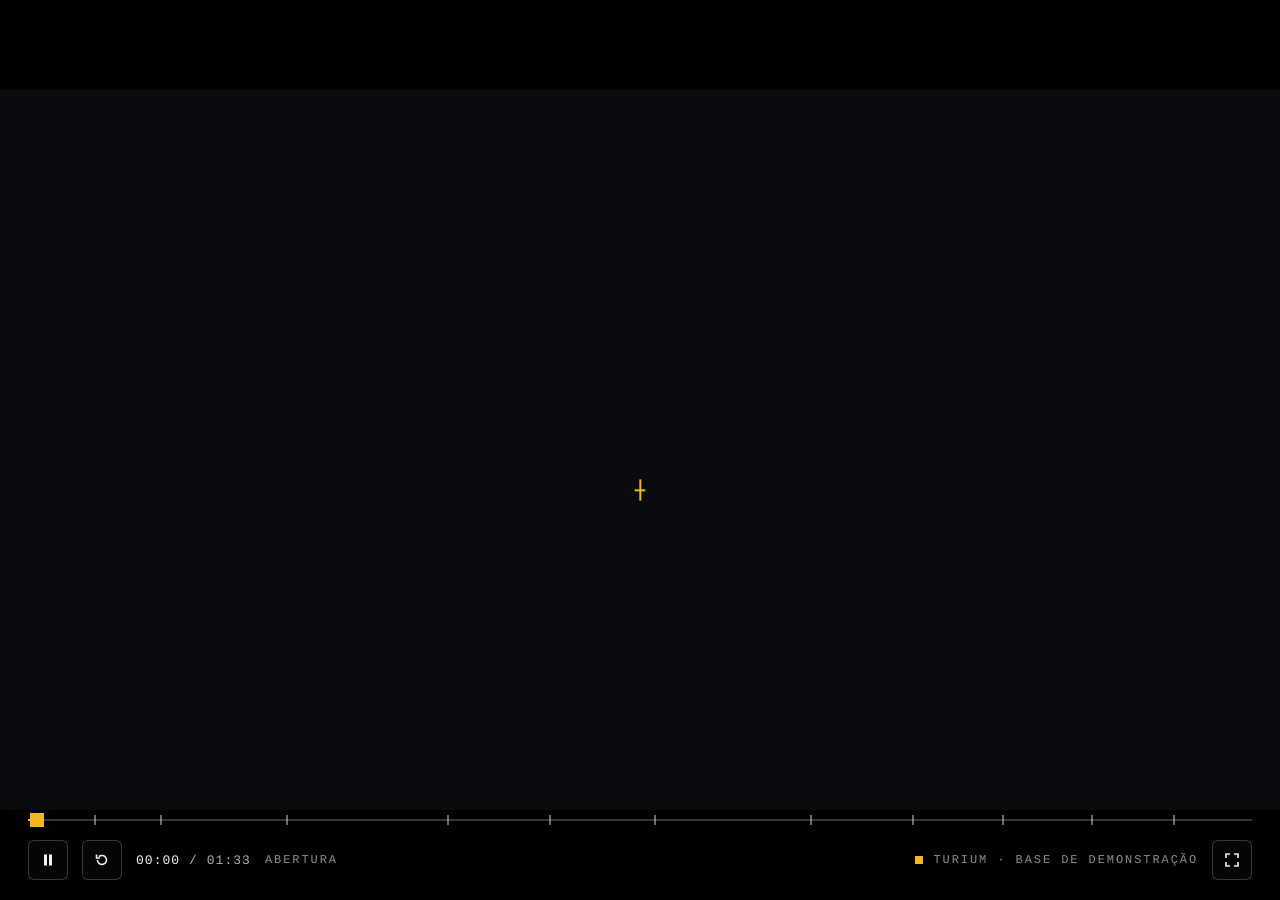
<file: assets/motion/index.html>
<!doctype html>
<html lang="pt-BR">
<head>
  <meta charset="utf-8">
  <meta name="viewport" content="width=device-width, initial-scale=1">
  <title>Turium — o filme</title>
  <meta name="description" content="Turium, ERP para lojas de materiais de construção: uma venda real da base de demonstração, do balcão ao banco, em 93 segundos.">
  <link rel="icon" href="assets/brand/favicon.svg" type="image/svg+xml">
  <link rel="stylesheet" href="assets/fonts/inter.css">
  <link rel="stylesheet" href="assets/fonts/manrope.css">
  <link rel="stylesheet" href="css/tokens.css">
  <link rel="stylesheet" href="css/film.css">
</head>
<body>
  <main id="stage" aria-label="Filme do Turium: uma venda real, do balcão ao banco">
    <div class="bg-grid" aria-hidden="true"></div>
  </main>

  <div id="player" role="group" aria-label="Controles do filme">
    <div class="track" id="track" role="slider" tabindex="0" aria-label="Posição do filme" aria-valuemin="0" aria-valuemax="93" aria-valuenow="0">
      <div class="rail"></div>
      <div class="fillbar" id="fillbar"></div>
      <div class="head" id="head"></div>
      <div class="tip" id="tip"></div>
    </div>
    <div class="ctrls">
      <button class="pbtn" id="btn-play" type="button" aria-label="Reproduzir">
        <svg class="i-play" viewBox="0 0 16 16" aria-hidden="true"><path d="M4 2.5v11l9-5.5z" fill="currentColor"/></svg>
        <svg class="i-pause" viewBox="0 0 16 16" aria-hidden="true"><path d="M4 2.5h3v11H4zM9 2.5h3v11H9z" fill="currentColor"/></svg>
      </button>
      <button class="pbtn" id="btn-replay" type="button" aria-label="Ver do início">
        <svg viewBox="0 0 16 16" aria-hidden="true"><path d="M3.5 8a4.5 4.5 0 1 0 1.4-3.3" fill="none" stroke="currentColor" stroke-width="1.6"/><path d="M2.5 2.5v3.5H6" fill="none" stroke="currentColor" stroke-width="1.6"/></svg>
      </button>
      <span class="time"><b id="t-now">00:00</b> / <span id="t-dur">00:00</span></span>
      <span class="scene-name" id="scene-name"></span>
      <span class="spacer"></span>
      <span class="brand-mini"><i></i>Turium · base de demonstração</span>
      <button class="pbtn" id="btn-full" type="button" aria-label="Tela cheia">
        <svg viewBox="0 0 16 16" aria-hidden="true"><path d="M2 6V2h4M10 2h4v4M14 10v4h-4M6 14H2v-4" fill="none" stroke="currentColor" stroke-width="1.6"/></svg>
      </button>
    </div>
  </div>

  <div id="gate">
    <div class="gate-inner">
      <svg viewBox="0 0 1052 176" role="img" aria-label="Turium"><rect x="0" y="0" width="43" height="43" fill="#F3B61F"/><rect x="66" y="0" width="39" height="176" fill="#F4F2EE"/><g transform="translate(195 41)" fill="none" stroke="#F4F2EE" stroke-width="14"><path transform="translate(7 0)" d="M0 7H95M47.5 7V100"/><path transform="translate(177 0)" d="M7 0V55A38 38 0 0 0 83 55V0"/><path transform="translate(342 0)" d="M0 7H31A23 23 0 0 1 31 53H6L51 93"/><path transform="translate(478 0)" d="M7 0V100"/><path transform="translate(567 0)" d="M7 0V55A38 38 0 0 0 83 55V0"/><path transform="translate(732 0)" d="M7 100V0L59 68L111 0V100"/></g></svg>
      <div class="gate-load"><i id="gate-bar"></i></div>
      <button class="gate-btn" id="gate-btn" type="button">Iniciar experiência</button>
      <span class="gate-note">Filme sem áudio · espaço pausa · F tela cheia</span>
    </div>
  </div>

  <script src="js/engine.js" defer></script>
  <script src="js/scenes-a.js" defer></script>
  <script src="js/scenes-b.js" defer></script>
  <script src="js/scenes-c.js" defer></script>
  <script src="js/player.js" defer></script>
</body>
</html>
</file>
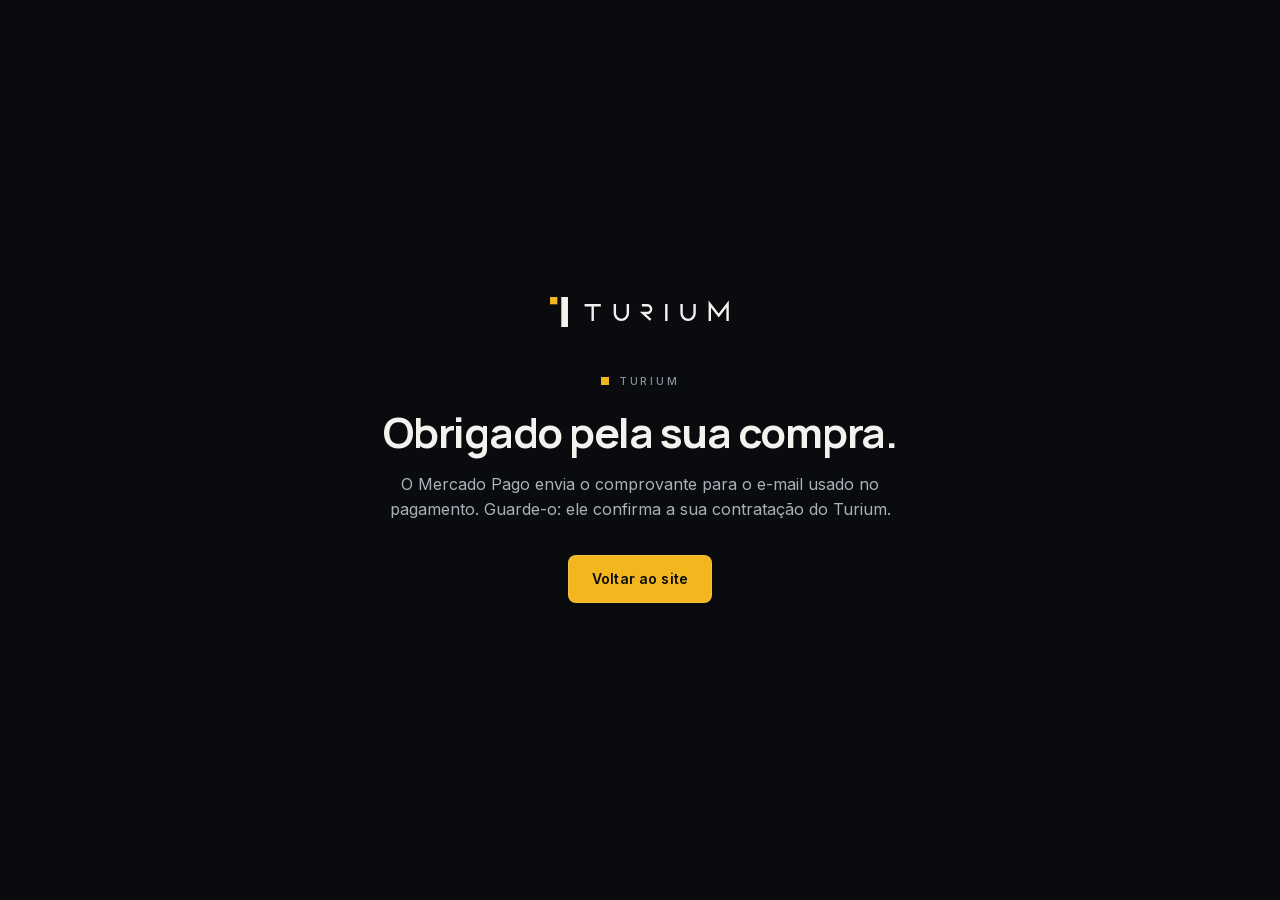
<file: obrigado.html>
<!doctype html>
<html lang="pt-BR">
<head>
  <meta charset="utf-8">
  <meta name="viewport" content="width=device-width, initial-scale=1">
  <!-- Página de retorno do Mercado Pago (back_url / back_urls criados por tools/mercadopago/criar-links.mjs).
       Só informa; quem confirma o pagamento é o Mercado Pago (comprovante por e-mail e painel da conta). -->
  <title>Turium — Obrigado</title>
  <meta name="robots" content="noindex">
  <meta name="theme-color" content="#090B0E">
  <link rel="icon" href="assets/motion/assets/brand/favicon.svg" type="image/svg+xml">
  <link rel="stylesheet" href="assets/motion/assets/fonts/inter.css">
  <link rel="stylesheet" href="assets/motion/assets/fonts/manrope.css">
  <link rel="stylesheet" href="css/styles.css">
  <style>
    .thanks { min-height: 100vh; display: grid; place-items: center; padding: 48px var(--gutter); text-align: center; }
    .thanks-card { max-width: 560px; }
    .thanks-card img { width: 180px; height: auto; margin: 0 auto 40px; display: block; }
    .thanks-card h1 { margin-top: 18px; font-family: var(--font-display); font-size: clamp(30px, 5vw, 42px); font-weight: 700; letter-spacing: -0.03em; line-height: 1.1; }
    .thanks-card p { margin-top: 16px; font-size: 16px; line-height: 1.6; color: var(--muted); }
    .thanks-card .btn { margin-top: 32px; }
  </style>
</head>
<body>
  <main class="thanks">
    <div class="thanks-card">
      <img src="assets/motion/assets/brand/turium-logo.svg" alt="Turium" width="1052" height="176">
      <span class="eyebrow" id="t-plan">Turium</span>
      <h1 id="t-title">Obrigado pela sua compra.</h1>
      <p id="t-text">O Mercado Pago envia o comprovante para o e-mail usado no pagamento. Guarde-o: ele confirma a sua contratação do Turium.</p>
      <a class="btn btn-gold" href="index.html">Voltar ao site</a>
    </div>
  </main>
  <script>
    (function () {
      var q = new URLSearchParams(location.search);
      var NOMES = { basico: 'Turium Básico', pro: 'Turium Pro', enterprise: 'Turium Enterprise' };
      var plano = NOMES[q.get('plano')];
      if (plano) document.getElementById('t-plan').textContent = plano;
      var assinatura = q.get('plano') === 'pro' || q.get('plano') === 'enterprise';
      var pendente = q.get('status') === 'pendente' || q.get('collection_status') === 'pending';
      if (pendente) {
        document.getElementById('t-title').textContent = 'Pagamento em processamento.';
        document.getElementById('t-text').textContent = 'O Mercado Pago ainda está confirmando o pagamento. Você recebe um e-mail assim que ele for aprovado.';
      } else if (assinatura) {
        document.getElementById('t-title').textContent = 'Assinatura recebida.';
        document.getElementById('t-text').textContent = 'O Mercado Pago envia a confirmação da assinatura para o seu e-mail. A cobrança é mensal e automática; você acompanha e gerencia a assinatura pela sua conta do Mercado Pago.';
      }
    })();
  </script>
</body>
</html>
</file>
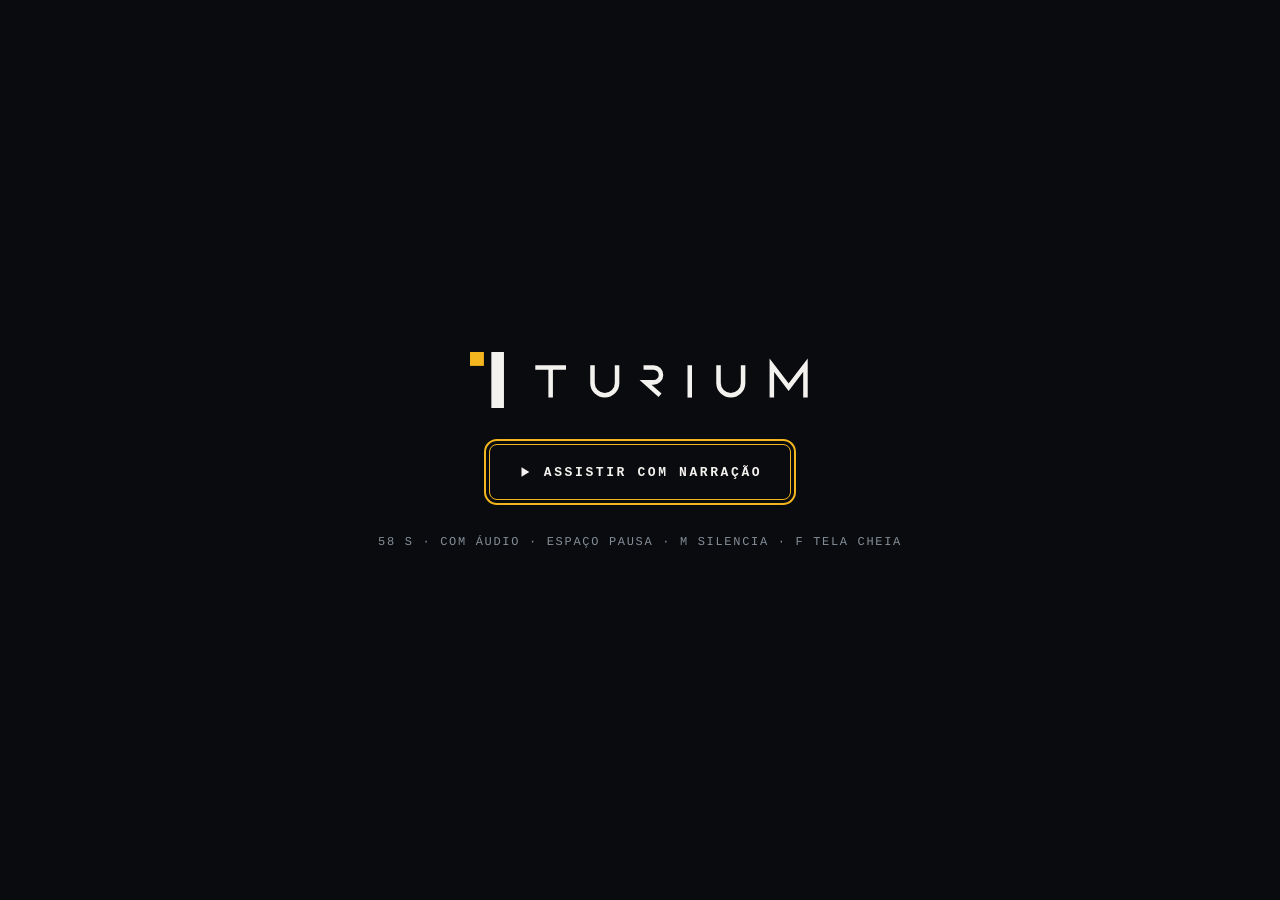
<file: assets/motion/equipe.html>
<!doctype html>
<html lang="pt-BR">
<head>
  <meta charset="utf-8">
  <meta name="viewport" content="width=device-width, initial-scale=1">
  <!-- Filme 2 com narração (turium_narracao_58s_equipe.mp3). Usa js/player-equipe.js. -->
  <title>Turium — Cada função tem um responsável</title>
  <meta name="description" content="Turium, ERP para lojas de materiais de construção: perfis, permissões e histórico de cada operação, em 58 segundos, com narração.">
  <link rel="icon" href="assets/brand/favicon.svg" type="image/svg+xml">
  <link rel="stylesheet" href="assets/fonts/inter.css">
  <link rel="stylesheet" href="assets/fonts/manrope.css">
  <link rel="stylesheet" href="css/tokens.css">
  <link rel="stylesheet" href="css/film.css">
  <link rel="stylesheet" href="css/equipe.css">
  <style>
    /* Botão de som (mesmo estilo dos outros controles) */
    #btn-mute .i-off { display: none; }
    body.muted #btn-mute .i-on { display: none; }
    body.muted #btn-mute .i-off { display: block; }
    .gate-btn svg { width: 14px; height: 14px; margin-right: 12px; }

    /* Aviso do ajuste de atraso da narração (teclas [ e ]) */
    #sync-toast {
      position: fixed; top: 20px; left: 50%; z-index: 30;
      transform: translate(-50%, -8px); opacity: 0; pointer-events: none;
      padding: 10px 16px; border: 1px solid var(--gold); border-radius: 8px;
      background: rgba(9, 11, 14, .92); color: var(--paper);
      font: 500 13px/1 var(--font-mono); letter-spacing: .06em; white-space: pre;
      transition: opacity 200ms, transform 200ms;
    }
    #sync-toast.on { opacity: 1; transform: translate(-50%, 0); }

    /* Dentro do site (iframe), o filme ocupa uma moldura menor */
    html.embed #player { padding: 0 16px 12px; }
    html.embed .gate-inner { gap: 28px; }
    html.embed .gate-inner > svg { width: min(340px, 52vw); }
    html.embed .gate-load { width: min(340px, 52vw); }
    @media (max-width: 720px) {
      .brand-mini, .scene-name { display: none; }
      .ctrls { gap: 10px; }
      .pbtn { width: 36px; height: 36px; }
      .gate-btn { height: 48px; padding: 0 20px; font-size: 11px; letter-spacing: .16em; }
      .gate-note { font-size: 10px; text-align: center; padding: 0 16px; line-height: 1.5; }
    }
    @media (max-width: 420px) {
      .gate-note { display: none; }
    }
  </style>
</head>
<body>
  <main id="stage" aria-label="Filme do Turium com narração: cada função tem um responsável">
    <div class="bg-grid" aria-hidden="true"></div>
  </main>

  <audio id="narracao" preload="auto" src="turium_narracao_58s_equipe.mp3?v=1"></audio>
  <div id="sync-toast" role="status" aria-live="polite"></div>

  <div id="player" role="group" aria-label="Controles do filme">
    <div class="track" id="track" role="slider" tabindex="0" aria-label="Posição do filme" aria-valuemin="0" aria-valuemax="58" aria-valuenow="0">
      <div class="rail"></div>
      <div class="fillbar" id="fillbar"></div>
      <div class="head" id="head"></div>
      <div class="tip" id="tip"></div>
    </div>
    <div class="ctrls">
      <button class="pbtn" id="btn-play" type="button" aria-label="Reproduzir">
        <svg class="i-play" viewBox="0 0 16 16" aria-hidden="true"><path d="M4 2.5v11l9-5.5z" fill="currentColor"/></svg>
        <svg class="i-pause" viewBox="0 0 16 16" aria-hidden="true"><path d="M4 2.5h3v11H4zM9 2.5h3v11H9z" fill="currentColor"/></svg>
      </button>
      <button class="pbtn" id="btn-replay" type="button" aria-label="Ver do início">
        <svg viewBox="0 0 16 16" aria-hidden="true"><path d="M3.5 8a4.5 4.5 0 1 0 1.4-3.3" fill="none" stroke="currentColor" stroke-width="1.6"/><path d="M2.5 2.5v3.5H6" fill="none" stroke="currentColor" stroke-width="1.6"/></svg>
      </button>
      <button class="pbtn" id="btn-mute" type="button" aria-label="Silenciar narração" aria-pressed="false">
        <svg class="i-on" viewBox="0 0 16 16" aria-hidden="true"><path d="M2 6h3l4-3v10L5 10H2z" fill="currentColor"/><path d="M11 5.5a3.5 3.5 0 0 1 0 5M12.8 3.5a6.2 6.2 0 0 1 0 9" fill="none" stroke="currentColor" stroke-width="1.4" stroke-linecap="round"/></svg>
        <svg class="i-off" viewBox="0 0 16 16" aria-hidden="true"><path d="M2 6h3l4-3v10L5 10H2z" fill="currentColor"/><path d="M11 6l4 4M15 6l-4 4" fill="none" stroke="currentColor" stroke-width="1.4" stroke-linecap="round"/></svg>
      </button>
      <span class="time"><b id="t-now">00:00</b> / <span id="t-dur">00:00</span></span>
      <span class="scene-name" id="scene-name"></span>
      <span class="spacer"></span>
      <span class="brand-mini"><i></i>Turium · base de demonstração</span>
      <button class="pbtn" id="btn-full" type="button" aria-label="Tela cheia">
        <svg viewBox="0 0 16 16" aria-hidden="true"><path d="M2 6V2h4M10 2h4v4M14 10v4h-4M6 14H2v-4" fill="none" stroke="currentColor" stroke-width="1.6"/></svg>
      </button>
    </div>
  </div>

  <div id="gate">
    <div class="gate-inner">
      <svg viewBox="0 0 1052 176" role="img" aria-label="Turium"><rect x="0" y="0" width="43" height="43" fill="#F3B61F"/><rect x="66" y="0" width="39" height="176" fill="#F4F2EE"/><g transform="translate(195 41)" fill="none" stroke="#F4F2EE" stroke-width="14"><path transform="translate(7 0)" d="M0 7H95M47.5 7V100"/><path transform="translate(177 0)" d="M7 0V55A38 38 0 0 0 83 55V0"/><path transform="translate(342 0)" d="M0 7H31A23 23 0 0 1 31 53H6L51 93"/><path transform="translate(478 0)" d="M7 0V100"/><path transform="translate(567 0)" d="M7 0V55A38 38 0 0 0 83 55V0"/><path transform="translate(732 0)" d="M7 100V0L59 68L111 0V100"/></g></svg>
      <div class="gate-load"><i id="gate-bar"></i></div>
      <button class="gate-btn" id="gate-btn" type="button"><svg viewBox="0 0 16 16" aria-hidden="true"><path d="M4 2.5v11l9-5.5z" fill="currentColor"/></svg>Assistir com narração</button>
      <span class="gate-note">58 s · com áudio · espaço pausa · M silencia · F tela cheia</span>
    </div>
  </div>

  <script src="js/engine.js" defer></script>
  <script src="js/kit.js" defer></script>
  <script src="js/scenes-equipe.js" defer></script>
  <script src="js/player-equipe.js?v=6" defer></script>
</body>
</html>
</file>
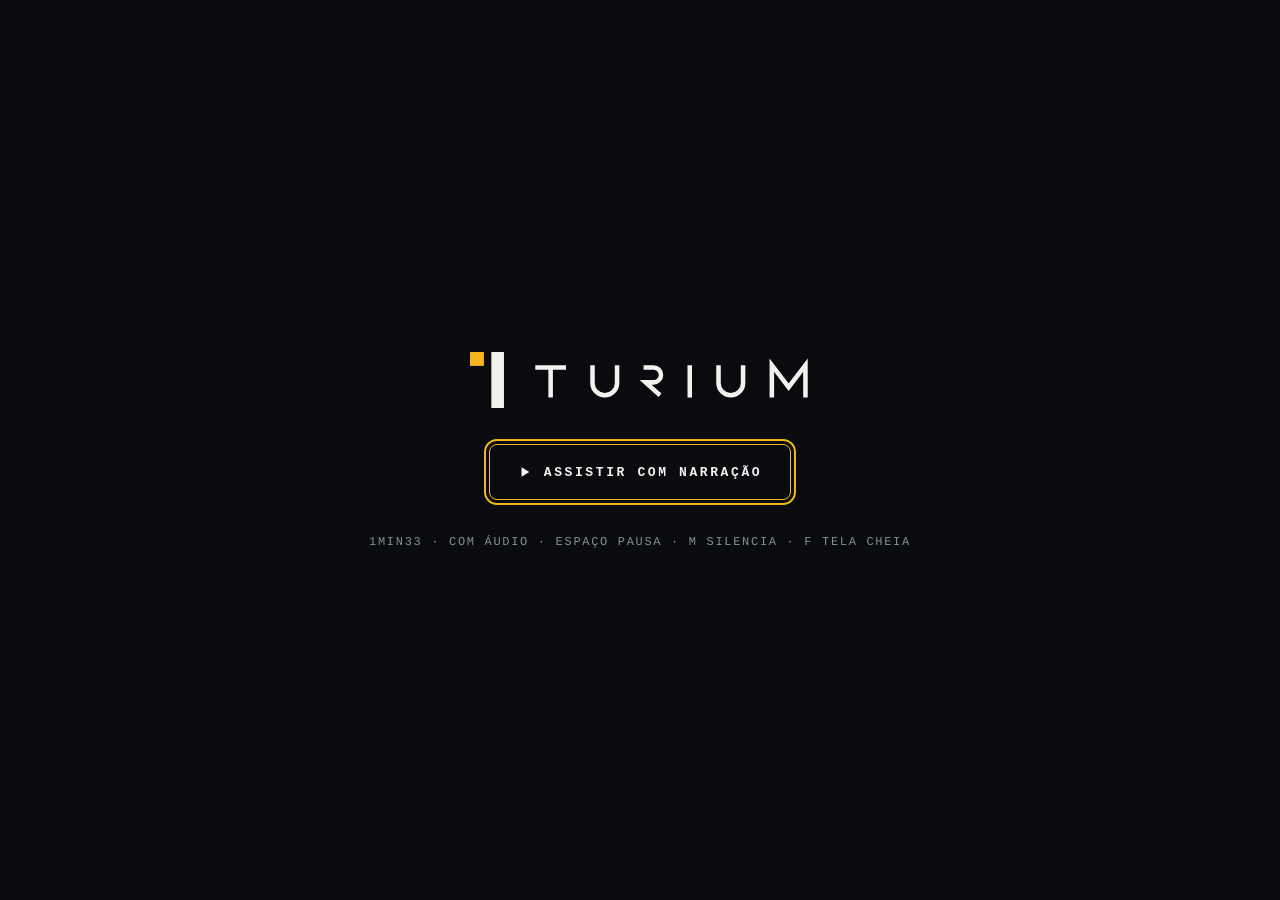
<file: assets/motion/filme-narrado.html>
<!doctype html>
<html lang="pt-BR">
<head>
  <meta charset="utf-8">
  <meta name="viewport" content="width=device-width, initial-scale=1">
  <!-- v3: o mesmo filme de index.html, agora com a narração (turium_narracao_93s_fenrir.wav).
       index.html e player.js continuam intactos; este arquivo usa js/player-narrado.js. -->
  <title>Turium — o filme (com narração)</title>
  <meta name="description" content="Turium, ERP para lojas de materiais de construção: uma venda real da base de demonstração, do balcão ao banco, em 93 segundos, com narração.">
  <link rel="icon" href="assets/brand/favicon.svg" type="image/svg+xml">
  <link rel="stylesheet" href="assets/fonts/inter.css">
  <link rel="stylesheet" href="assets/fonts/manrope.css">
  <link rel="stylesheet" href="css/tokens.css">
  <link rel="stylesheet" href="css/film.css">
  <style>
    /* Botão de som (mesmo estilo dos outros controles) */
    #btn-mute .i-off { display: none; }
    body.muted #btn-mute .i-on { display: none; }
    body.muted #btn-mute .i-off { display: block; }
    .gate-btn svg { width: 14px; height: 14px; margin-right: 12px; }

    /* Aviso do ajuste de atraso da narração (teclas [ e ]) */
    #sync-toast {
      position: fixed; top: 20px; left: 50%; z-index: 30;
      transform: translate(-50%, -8px); opacity: 0; pointer-events: none;
      padding: 10px 16px; border: 1px solid var(--gold); border-radius: 8px;
      background: rgba(9, 11, 14, .92); color: var(--paper);
      font: 500 13px/1 var(--font-mono); letter-spacing: .06em; white-space: pre;
      transition: opacity 200ms, transform 200ms;
    }
    #sync-toast.on { opacity: 1; transform: translate(-50%, 0); }

    /* Dentro do site (iframe), o filme ocupa uma moldura menor */
    html.embed #player { padding: 0 16px 12px; }
    html.embed .gate-inner { gap: 28px; }
    html.embed .gate-inner > svg { width: min(340px, 52vw); }
    html.embed .gate-load { width: min(340px, 52vw); }
    @media (max-width: 720px) {
      .brand-mini, .scene-name { display: none; }
      .ctrls { gap: 10px; }
      .pbtn { width: 36px; height: 36px; }
      .gate-btn { height: 48px; padding: 0 20px; font-size: 11px; letter-spacing: .16em; }
      .gate-note { font-size: 10px; text-align: center; padding: 0 16px; line-height: 1.5; }
    }
    @media (max-width: 420px) {
      .gate-note { display: none; }
    }
  </style>
</head>
<body>
  <main id="stage" aria-label="Filme do Turium com narração: uma venda real, do balcão ao banco">
    <div class="bg-grid" aria-hidden="true"></div>
  </main>

  <audio id="narracao" preload="auto" src="turium_narracao_93s_fenrir.wav?v=5"></audio>
  <div id="sync-toast" role="status" aria-live="polite"></div>

  <div id="player" role="group" aria-label="Controles do filme">
    <div class="track" id="track" role="slider" tabindex="0" aria-label="Posição do filme" aria-valuemin="0" aria-valuemax="93" aria-valuenow="0">
      <div class="rail"></div>
      <div class="fillbar" id="fillbar"></div>
      <div class="head" id="head"></div>
      <div class="tip" id="tip"></div>
    </div>
    <div class="ctrls">
      <button class="pbtn" id="btn-play" type="button" aria-label="Reproduzir">
        <svg class="i-play" viewBox="0 0 16 16" aria-hidden="true"><path d="M4 2.5v11l9-5.5z" fill="currentColor"/></svg>
        <svg class="i-pause" viewBox="0 0 16 16" aria-hidden="true"><path d="M4 2.5h3v11H4zM9 2.5h3v11H9z" fill="currentColor"/></svg>
      </button>
      <button class="pbtn" id="btn-replay" type="button" aria-label="Ver do início">
        <svg viewBox="0 0 16 16" aria-hidden="true"><path d="M3.5 8a4.5 4.5 0 1 0 1.4-3.3" fill="none" stroke="currentColor" stroke-width="1.6"/><path d="M2.5 2.5v3.5H6" fill="none" stroke="currentColor" stroke-width="1.6"/></svg>
      </button>
      <button class="pbtn" id="btn-mute" type="button" aria-label="Silenciar narração" aria-pressed="false">
        <svg class="i-on" viewBox="0 0 16 16" aria-hidden="true"><path d="M2 6h3l4-3v10L5 10H2z" fill="currentColor"/><path d="M11 5.5a3.5 3.5 0 0 1 0 5M12.8 3.5a6.2 6.2 0 0 1 0 9" fill="none" stroke="currentColor" stroke-width="1.4" stroke-linecap="round"/></svg>
        <svg class="i-off" viewBox="0 0 16 16" aria-hidden="true"><path d="M2 6h3l4-3v10L5 10H2z" fill="currentColor"/><path d="M11 6l4 4M15 6l-4 4" fill="none" stroke="currentColor" stroke-width="1.4" stroke-linecap="round"/></svg>
      </button>
      <span class="time"><b id="t-now">00:00</b> / <span id="t-dur">00:00</span></span>
      <span class="scene-name" id="scene-name"></span>
      <span class="spacer"></span>
      <span class="brand-mini"><i></i>Turium · base de demonstração</span>
      <button class="pbtn" id="btn-full" type="button" aria-label="Tela cheia">
        <svg viewBox="0 0 16 16" aria-hidden="true"><path d="M2 6V2h4M10 2h4v4M14 10v4h-4M6 14H2v-4" fill="none" stroke="currentColor" stroke-width="1.6"/></svg>
      </button>
    </div>
  </div>

  <div id="gate">
    <div class="gate-inner">
      <svg viewBox="0 0 1052 176" role="img" aria-label="Turium"><rect x="0" y="0" width="43" height="43" fill="#F3B61F"/><rect x="66" y="0" width="39" height="176" fill="#F4F2EE"/><g transform="translate(195 41)" fill="none" stroke="#F4F2EE" stroke-width="14"><path transform="translate(7 0)" d="M0 7H95M47.5 7V100"/><path transform="translate(177 0)" d="M7 0V55A38 38 0 0 0 83 55V0"/><path transform="translate(342 0)" d="M0 7H31A23 23 0 0 1 31 53H6L51 93"/><path transform="translate(478 0)" d="M7 0V100"/><path transform="translate(567 0)" d="M7 0V55A38 38 0 0 0 83 55V0"/><path transform="translate(732 0)" d="M7 100V0L59 68L111 0V100"/></g></svg>
      <div class="gate-load"><i id="gate-bar"></i></div>
      <button class="gate-btn" id="gate-btn" type="button"><svg viewBox="0 0 16 16" aria-hidden="true"><path d="M4 2.5v11l9-5.5z" fill="currentColor"/></svg>Assistir com narração</button>
      <span class="gate-note">1min33 · com áudio · espaço pausa · M silencia · F tela cheia</span>
    </div>
  </div>

  <script src="js/engine.js" defer></script>
  <script src="js/scenes-a.js" defer></script>
  <script src="js/scenes-b.js" defer></script>
  <script src="js/scenes-c.js" defer></script>
  <script src="js/player-narrado.js?v=8" defer></script>
</body>
</html>
</file>
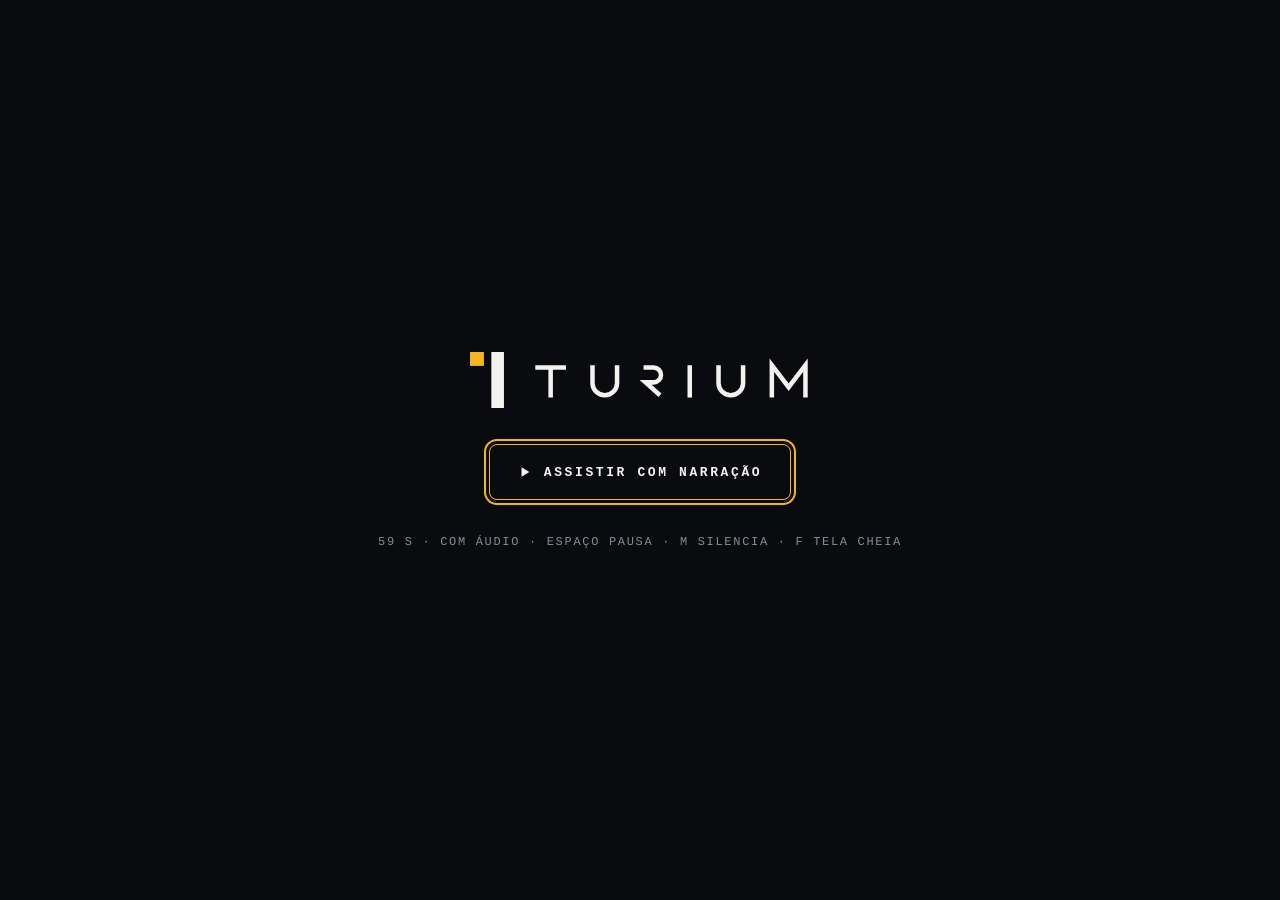
<file: assets/motion/pdv-narrado.html>
<!doctype html>
<html lang="pt-BR">
<head>
  <meta charset="utf-8">
  <meta name="viewport" content="width=device-width, initial-scale=1">
  <!-- Filme 4 com narração e trilha (turium_narracao_59s_pdv.mp3). Usa js/player-pdv.js. -->
  <title>Turium — PDV Rápido</title>
  <meta name="description" content="Turium, ERP para lojas de materiais de construção: o PDV Rápido do balcão ao comprovante não fiscal, em 59 segundos, com narração.">
  <link rel="icon" href="assets/brand/favicon.svg" type="image/svg+xml">
  <link rel="stylesheet" href="assets/fonts/inter.css">
  <link rel="stylesheet" href="assets/fonts/manrope.css">
  <link rel="stylesheet" href="css/tokens.css">
  <link rel="stylesheet" href="css/film.css">
  <link rel="stylesheet" href="css/pdv.css?v=5">
  <style>
    /* Botão de som (mesmo estilo dos outros controles) */
    #btn-mute .i-off { display: none; }
    body.muted #btn-mute .i-on { display: none; }
    body.muted #btn-mute .i-off { display: block; }
    .gate-btn svg { width: 14px; height: 14px; margin-right: 12px; }

    /* Aviso do ajuste de atraso da narração (teclas [ e ]) */
    #sync-toast {
      position: fixed; top: 20px; left: 50%; z-index: 30;
      transform: translate(-50%, -8px); opacity: 0; pointer-events: none;
      padding: 10px 16px; border: 1px solid var(--gold); border-radius: 8px;
      background: rgba(9, 11, 14, .92); color: var(--paper);
      font: 500 13px/1 var(--font-mono); letter-spacing: .06em; white-space: pre;
      transition: opacity 200ms, transform 200ms;
    }
    #sync-toast.on { opacity: 1; transform: translate(-50%, 0); }

    /* Dentro do site (iframe), o filme ocupa uma moldura menor */
    html.embed #player { padding: 0 16px 12px; }
    html.embed .gate-inner { gap: 28px; }
    html.embed .gate-inner > svg { width: min(340px, 52vw); }
    html.embed .gate-load { width: min(340px, 52vw); }
    @media (max-width: 720px) {
      .brand-mini, .scene-name { display: none; }
      .ctrls { gap: 10px; }
      .pbtn { width: 36px; height: 36px; }
      .gate-btn { height: 48px; padding: 0 20px; font-size: 11px; letter-spacing: .16em; }
      .gate-note { font-size: 10px; text-align: center; padding: 0 16px; line-height: 1.5; }
    }
    @media (max-width: 420px) {
      .gate-note { display: none; }
    }
  </style>
</head>
<body>
  <main id="stage" aria-label="Filme do Turium com narração: PDV Rápido, do balcão ao caixa">
    <div class="bg-grid" aria-hidden="true"></div>
  </main>

  <audio id="narracao" preload="auto" src="turium_narracao_59s_pdv.mp3?v=1"></audio>
  <div id="sync-toast" role="status" aria-live="polite"></div>

  <div id="player" role="group" aria-label="Controles do filme">
    <div class="track" id="track" role="slider" tabindex="0" aria-label="Posição do filme" aria-valuemin="0" aria-valuemax="59" aria-valuenow="0">
      <div class="rail"></div>
      <div class="fillbar" id="fillbar"></div>
      <div class="head" id="head"></div>
      <div class="tip" id="tip"></div>
    </div>
    <div class="ctrls">
      <button class="pbtn" id="btn-play" type="button" aria-label="Reproduzir">
        <svg class="i-play" viewBox="0 0 16 16" aria-hidden="true"><path d="M4 2.5v11l9-5.5z" fill="currentColor"/></svg>
        <svg class="i-pause" viewBox="0 0 16 16" aria-hidden="true"><path d="M4 2.5h3v11H4zM9 2.5h3v11H9z" fill="currentColor"/></svg>
      </button>
      <button class="pbtn" id="btn-replay" type="button" aria-label="Ver do início">
        <svg viewBox="0 0 16 16" aria-hidden="true"><path d="M3.5 8a4.5 4.5 0 1 0 1.4-3.3" fill="none" stroke="currentColor" stroke-width="1.6"/><path d="M2.5 2.5v3.5H6" fill="none" stroke="currentColor" stroke-width="1.6"/></svg>
      </button>
      <button class="pbtn" id="btn-mute" type="button" aria-label="Silenciar narração" aria-pressed="false">
        <svg class="i-on" viewBox="0 0 16 16" aria-hidden="true"><path d="M2 6h3l4-3v10L5 10H2z" fill="currentColor"/><path d="M11 5.5a3.5 3.5 0 0 1 0 5M12.8 3.5a6.2 6.2 0 0 1 0 9" fill="none" stroke="currentColor" stroke-width="1.4" stroke-linecap="round"/></svg>
        <svg class="i-off" viewBox="0 0 16 16" aria-hidden="true"><path d="M2 6h3l4-3v10L5 10H2z" fill="currentColor"/><path d="M11 6l4 4M15 6l-4 4" fill="none" stroke="currentColor" stroke-width="1.4" stroke-linecap="round"/></svg>
      </button>
      <span class="time"><b id="t-now">00:00</b> / <span id="t-dur">00:00</span></span>
      <span class="scene-name" id="scene-name"></span>
      <span class="spacer"></span>
      <span class="brand-mini"><i></i>Turium · base de demonstração</span>
      <button class="pbtn" id="btn-full" type="button" aria-label="Tela cheia">
        <svg viewBox="0 0 16 16" aria-hidden="true"><path d="M2 6V2h4M10 2h4v4M14 10v4h-4M6 14H2v-4" fill="none" stroke="currentColor" stroke-width="1.6"/></svg>
      </button>
    </div>
  </div>

  <div id="gate">
    <div class="gate-inner">
      <svg viewBox="0 0 1052 176" role="img" aria-label="Turium"><rect x="0" y="0" width="43" height="43" fill="#F3B61F"/><rect x="66" y="0" width="39" height="176" fill="#F4F2EE"/><g transform="translate(195 41)" fill="none" stroke="#F4F2EE" stroke-width="14"><path transform="translate(7 0)" d="M0 7H95M47.5 7V100"/><path transform="translate(177 0)" d="M7 0V55A38 38 0 0 0 83 55V0"/><path transform="translate(342 0)" d="M0 7H31A23 23 0 0 1 31 53H6L51 93"/><path transform="translate(478 0)" d="M7 0V100"/><path transform="translate(567 0)" d="M7 0V55A38 38 0 0 0 83 55V0"/><path transform="translate(732 0)" d="M7 100V0L59 68L111 0V100"/></g></svg>
      <div class="gate-load"><i id="gate-bar"></i></div>
      <button class="gate-btn" id="gate-btn" type="button"><svg viewBox="0 0 16 16" aria-hidden="true"><path d="M4 2.5v11l9-5.5z" fill="currentColor"/></svg>Assistir com narração</button>
      <span class="gate-note">59 s · com áudio · espaço pausa · M silencia · F tela cheia</span>
    </div>
  </div>

  <script src="js/engine.js" defer></script>
  <script src="js/kit.js" defer></script>
  <script src="js/scenes-pdv.js?v=5" defer></script>
  <script src="js/scenes-pdv-b.js?v=5" defer></script>
  <script src="js/player-pdv.js?v=1" defer></script>
</body>
</html>
</file>
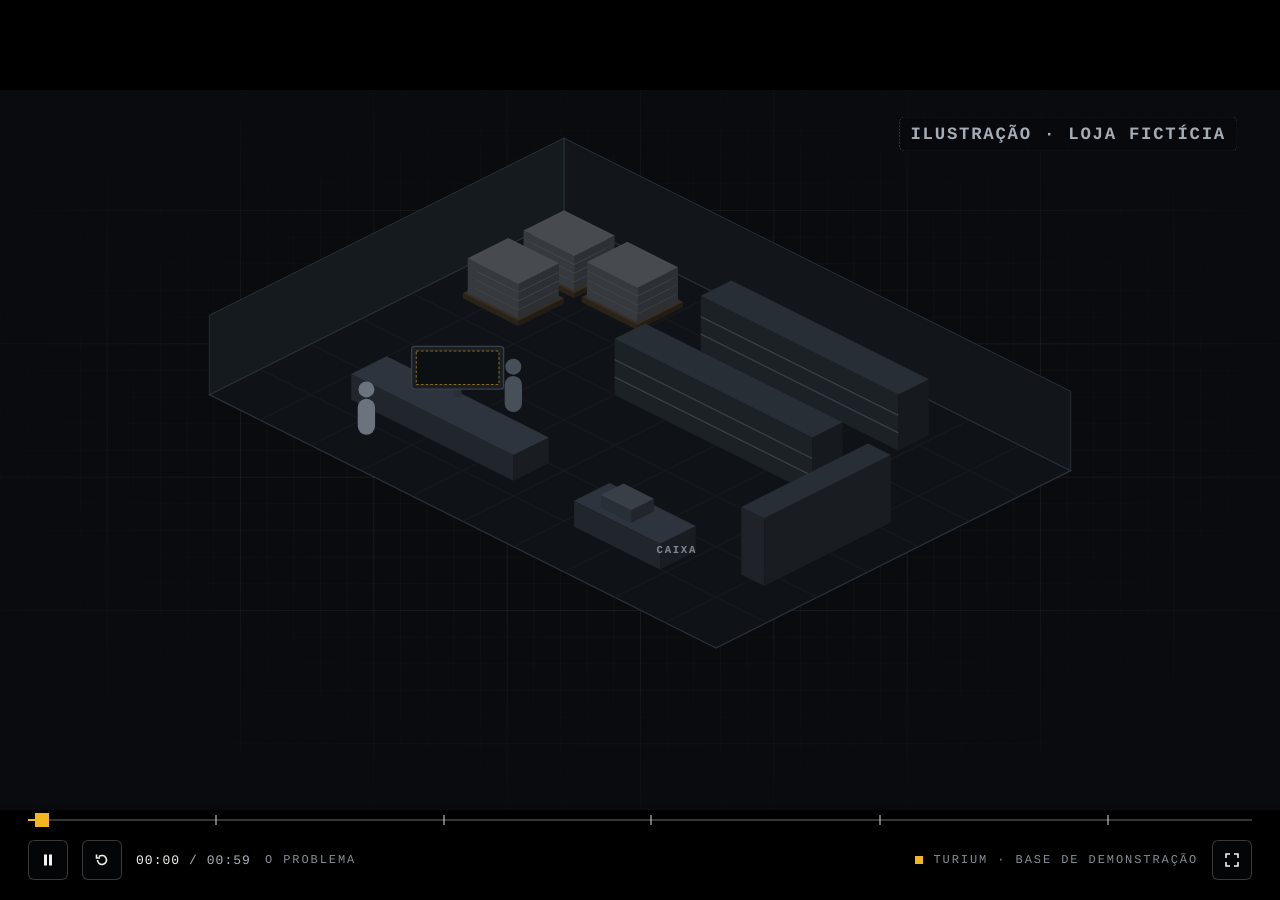
<file: assets/motion/pdv.html>
<!doctype html>
<html lang="pt-BR">
<head>
  <meta charset="utf-8">
  <meta name="viewport" content="width=device-width, initial-scale=1">
  <title>Turium — PDV Rápido</title>
  <meta name="description" content="Turium, ERP para lojas de materiais de construção: o PDV Rápido do balcão ao comprovante não fiscal, em 59 segundos.">
  <link rel="icon" href="assets/brand/favicon.svg" type="image/svg+xml">
  <link rel="stylesheet" href="assets/fonts/inter.css">
  <link rel="stylesheet" href="assets/fonts/manrope.css">
  <link rel="stylesheet" href="css/tokens.css">
  <link rel="stylesheet" href="css/film.css">
  <link rel="stylesheet" href="css/pdv.css">
</head>
<body>
  <main id="stage" aria-label="Filme do Turium: PDV Rápido">
    <div class="bg-grid" aria-hidden="true"></div>
  </main>

  <div id="player" role="group" aria-label="Controles do filme">
    <div class="track" id="track" role="slider" tabindex="0" aria-label="Posição do filme" aria-valuemin="0" aria-valuemax="59" aria-valuenow="0">
      <div class="rail"></div>
      <div class="fillbar" id="fillbar"></div>
      <div class="head" id="head"></div>
      <div class="tip" id="tip"></div>
    </div>
    <div class="ctrls">
      <button class="pbtn" id="btn-play" type="button" aria-label="Reproduzir">
        <svg class="i-play" viewBox="0 0 16 16" aria-hidden="true"><path d="M4 2.5v11l9-5.5z" fill="currentColor"/></svg>
        <svg class="i-pause" viewBox="0 0 16 16" aria-hidden="true"><path d="M4 2.5h3v11H4zM9 2.5h3v11H9z" fill="currentColor"/></svg>
      </button>
      <button class="pbtn" id="btn-replay" type="button" aria-label="Ver do início">
        <svg viewBox="0 0 16 16" aria-hidden="true"><path d="M3.5 8a4.5 4.5 0 1 0 1.4-3.3" fill="none" stroke="currentColor" stroke-width="1.6"/><path d="M2.5 2.5v3.5H6" fill="none" stroke="currentColor" stroke-width="1.6"/></svg>
      </button>
      <span class="time"><b id="t-now">00:00</b> / <span id="t-dur">00:00</span></span>
      <span class="scene-name" id="scene-name"></span>
      <span class="spacer"></span>
      <span class="brand-mini"><i></i>Turium · base de demonstração</span>
      <button class="pbtn" id="btn-full" type="button" aria-label="Tela cheia">
        <svg viewBox="0 0 16 16" aria-hidden="true"><path d="M2 6V2h4M10 2h4v4M14 10v4h-4M6 14H2v-4" fill="none" stroke="currentColor" stroke-width="1.6"/></svg>
      </button>
    </div>
  </div>

  <div id="gate">
    <div class="gate-inner">
      <svg viewBox="0 0 1052 176" role="img" aria-label="Turium"><rect x="0" y="0" width="43" height="43" fill="#F3B61F"/><rect x="66" y="0" width="39" height="176" fill="#F4F2EE"/><g transform="translate(195 41)" fill="none" stroke="#F4F2EE" stroke-width="14"><path transform="translate(7 0)" d="M0 7H95M47.5 7V100"/><path transform="translate(177 0)" d="M7 0V55A38 38 0 0 0 83 55V0"/><path transform="translate(342 0)" d="M0 7H31A23 23 0 0 1 31 53H6L51 93"/><path transform="translate(478 0)" d="M7 0V100"/><path transform="translate(567 0)" d="M7 0V55A38 38 0 0 0 83 55V0"/><path transform="translate(732 0)" d="M7 100V0L59 68L111 0V100"/></g></svg>
      <div class="gate-load"><i id="gate-bar"></i></div>
      <button class="gate-btn" id="gate-btn" type="button">Iniciar experiência</button>
      <span class="gate-note">Filme sem áudio · espaço pausa · F tela cheia</span>
    </div>
  </div>

  <script src="js/engine.js" defer></script>
  <script src="js/kit.js" defer></script>
  <script src="js/scenes-pdv.js" defer></script>
  <script src="js/scenes-pdv-b.js" defer></script>
  <script src="js/player.js" defer></script>
</body>
</html>
</file>
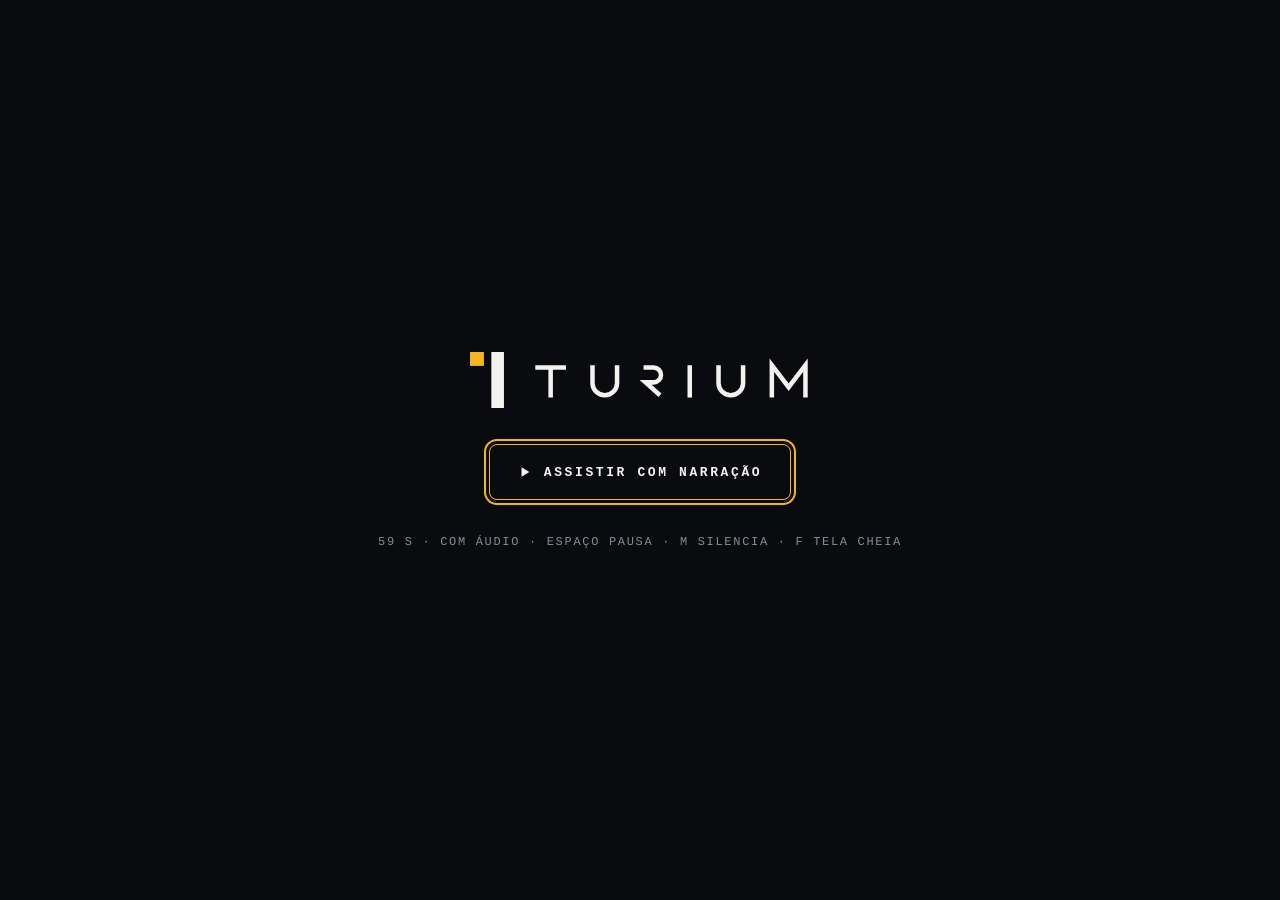
<file: assets/motion/perdas-narrado.html>
<!doctype html>
<html lang="pt-BR">
<head>
  <meta charset="utf-8">
  <meta name="viewport" content="width=device-width, initial-scale=1">
  <!-- Filme 3 com narração e trilha (turium_narracao_59s_perdas.mp3). Usa js/player-perdas.js. -->
  <title>Turium — Enxergue onde está perdendo</title>
  <meta name="description" content="Turium, ERP para lojas de materiais de construção: visão analítica do negócio, do Dashboard ao gráfico 3D, em 59,5 segundos, com narração.">
  <link rel="icon" href="assets/brand/favicon.svg" type="image/svg+xml">
  <link rel="stylesheet" href="assets/fonts/inter.css">
  <link rel="stylesheet" href="assets/fonts/manrope.css">
  <link rel="stylesheet" href="css/tokens.css">
  <link rel="stylesheet" href="css/film.css">
  <link rel="stylesheet" href="css/perdas.css">
  <style>
    /* Botão de som (mesmo estilo dos outros controles) */
    #btn-mute .i-off { display: none; }
    body.muted #btn-mute .i-on { display: none; }
    body.muted #btn-mute .i-off { display: block; }
    .gate-btn svg { width: 14px; height: 14px; margin-right: 12px; }

    /* Aviso do ajuste de atraso da narração (teclas [ e ]) */
    #sync-toast {
      position: fixed; top: 20px; left: 50%; z-index: 30;
      transform: translate(-50%, -8px); opacity: 0; pointer-events: none;
      padding: 10px 16px; border: 1px solid var(--gold); border-radius: 8px;
      background: rgba(9, 11, 14, .92); color: var(--paper);
      font: 500 13px/1 var(--font-mono); letter-spacing: .06em; white-space: pre;
      transition: opacity 200ms, transform 200ms;
    }
    #sync-toast.on { opacity: 1; transform: translate(-50%, 0); }

    /* Dentro do site (iframe), o filme ocupa uma moldura menor */
    html.embed #player { padding: 0 16px 12px; }
    html.embed .gate-inner { gap: 28px; }
    html.embed .gate-inner > svg { width: min(340px, 52vw); }
    html.embed .gate-load { width: min(340px, 52vw); }
    @media (max-width: 720px) {
      .brand-mini, .scene-name { display: none; }
      .ctrls { gap: 10px; }
      .pbtn { width: 36px; height: 36px; }
      .gate-btn { height: 48px; padding: 0 20px; font-size: 11px; letter-spacing: .16em; }
      .gate-note { font-size: 10px; text-align: center; padding: 0 16px; line-height: 1.5; }
    }
    @media (max-width: 420px) {
      .gate-note { display: none; }
    }
  </style>
</head>
<body>
  <main id="stage" aria-label="Filme do Turium com narração: o lucro começa quando você enxerga onde está perdendo">
    <div class="bg-grid" aria-hidden="true"></div>
  </main>

  <audio id="narracao" preload="auto" src="turium_narracao_59s_perdas.mp3?v=1"></audio>
  <div id="sync-toast" role="status" aria-live="polite"></div>

  <div id="player" role="group" aria-label="Controles do filme">
    <div class="track" id="track" role="slider" tabindex="0" aria-label="Posição do filme" aria-valuemin="0" aria-valuemax="59.5" aria-valuenow="0">
      <div class="rail"></div>
      <div class="fillbar" id="fillbar"></div>
      <div class="head" id="head"></div>
      <div class="tip" id="tip"></div>
    </div>
    <div class="ctrls">
      <button class="pbtn" id="btn-play" type="button" aria-label="Reproduzir">
        <svg class="i-play" viewBox="0 0 16 16" aria-hidden="true"><path d="M4 2.5v11l9-5.5z" fill="currentColor"/></svg>
        <svg class="i-pause" viewBox="0 0 16 16" aria-hidden="true"><path d="M4 2.5h3v11H4zM9 2.5h3v11H9z" fill="currentColor"/></svg>
      </button>
      <button class="pbtn" id="btn-replay" type="button" aria-label="Ver do início">
        <svg viewBox="0 0 16 16" aria-hidden="true"><path d="M3.5 8a4.5 4.5 0 1 0 1.4-3.3" fill="none" stroke="currentColor" stroke-width="1.6"/><path d="M2.5 2.5v3.5H6" fill="none" stroke="currentColor" stroke-width="1.6"/></svg>
      </button>
      <button class="pbtn" id="btn-mute" type="button" aria-label="Silenciar narração" aria-pressed="false">
        <svg class="i-on" viewBox="0 0 16 16" aria-hidden="true"><path d="M2 6h3l4-3v10L5 10H2z" fill="currentColor"/><path d="M11 5.5a3.5 3.5 0 0 1 0 5M12.8 3.5a6.2 6.2 0 0 1 0 9" fill="none" stroke="currentColor" stroke-width="1.4" stroke-linecap="round"/></svg>
        <svg class="i-off" viewBox="0 0 16 16" aria-hidden="true"><path d="M2 6h3l4-3v10L5 10H2z" fill="currentColor"/><path d="M11 6l4 4M15 6l-4 4" fill="none" stroke="currentColor" stroke-width="1.4" stroke-linecap="round"/></svg>
      </button>
      <span class="time"><b id="t-now">00:00</b> / <span id="t-dur">00:00</span></span>
      <span class="scene-name" id="scene-name"></span>
      <span class="spacer"></span>
      <span class="brand-mini"><i></i>Turium · base de demonstração</span>
      <button class="pbtn" id="btn-full" type="button" aria-label="Tela cheia">
        <svg viewBox="0 0 16 16" aria-hidden="true"><path d="M2 6V2h4M10 2h4v4M14 10v4h-4M6 14H2v-4" fill="none" stroke="currentColor" stroke-width="1.6"/></svg>
      </button>
    </div>
  </div>

  <div id="gate">
    <div class="gate-inner">
      <svg viewBox="0 0 1052 176" role="img" aria-label="Turium"><rect x="0" y="0" width="43" height="43" fill="#F3B61F"/><rect x="66" y="0" width="39" height="176" fill="#F4F2EE"/><g transform="translate(195 41)" fill="none" stroke="#F4F2EE" stroke-width="14"><path transform="translate(7 0)" d="M0 7H95M47.5 7V100"/><path transform="translate(177 0)" d="M7 0V55A38 38 0 0 0 83 55V0"/><path transform="translate(342 0)" d="M0 7H31A23 23 0 0 1 31 53H6L51 93"/><path transform="translate(478 0)" d="M7 0V100"/><path transform="translate(567 0)" d="M7 0V55A38 38 0 0 0 83 55V0"/><path transform="translate(732 0)" d="M7 100V0L59 68L111 0V100"/></g></svg>
      <div class="gate-load"><i id="gate-bar"></i></div>
      <button class="gate-btn" id="gate-btn" type="button"><svg viewBox="0 0 16 16" aria-hidden="true"><path d="M4 2.5v11l9-5.5z" fill="currentColor"/></svg>Assistir com narração</button>
      <span class="gate-note">59 s · com áudio · espaço pausa · M silencia · F tela cheia</span>
    </div>
  </div>

  <script src="js/engine.js" defer></script>
  <script src="js/kit.js" defer></script>
  <script src="js/skyline-film.js" defer></script>
  <script src="js/scenes-perdas.js" defer></script>
  <script src="js/scenes-perdas-b.js" defer></script>
  <script src="js/player-perdas.js?v=2" defer></script>
</body>
</html>
</file>
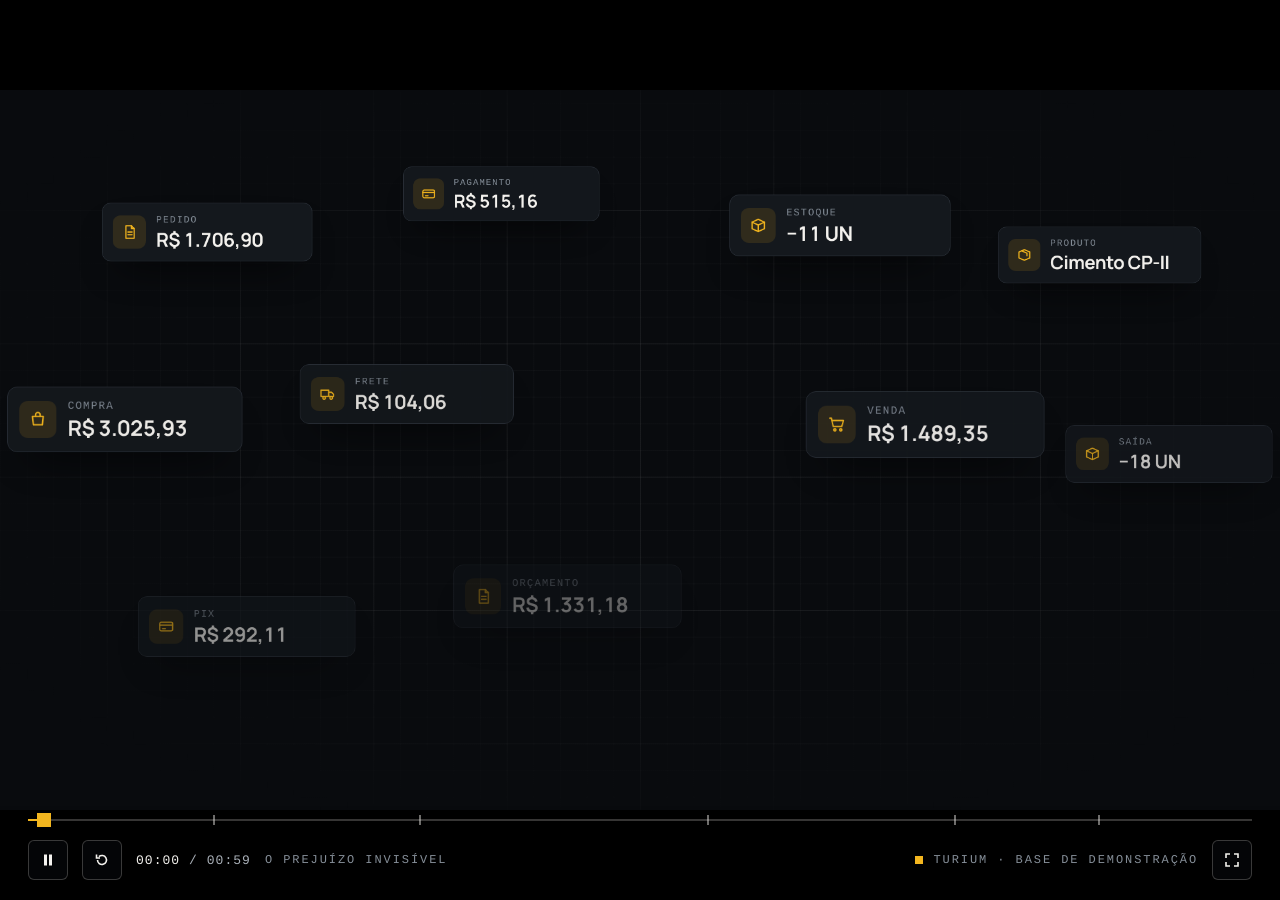
<file: assets/motion/perdas.html>
<!doctype html>
<html lang="pt-BR">
<head>
  <meta charset="utf-8">
  <meta name="viewport" content="width=device-width, initial-scale=1">
  <title>Turium — Enxergue onde está perdendo</title>
  <meta name="description" content="Turium, ERP para lojas de materiais de construção: visão analítica do negócio, do Dashboard ao gráfico 3D, em 59,5 segundos.">
  <link rel="icon" href="assets/brand/favicon.svg" type="image/svg+xml">
  <link rel="stylesheet" href="assets/fonts/inter.css">
  <link rel="stylesheet" href="assets/fonts/manrope.css">
  <link rel="stylesheet" href="css/tokens.css">
  <link rel="stylesheet" href="css/film.css">
  <link rel="stylesheet" href="css/perdas.css">
</head>
<body>
  <main id="stage" aria-label="Filme do Turium: o lucro começa quando você enxerga onde está perdendo">
    <div class="bg-grid" aria-hidden="true"></div>
  </main>

  <div id="player" role="group" aria-label="Controles do filme">
    <div class="track" id="track" role="slider" tabindex="0" aria-label="Posição do filme" aria-valuemin="0" aria-valuemax="59.5" aria-valuenow="0">
      <div class="rail"></div>
      <div class="fillbar" id="fillbar"></div>
      <div class="head" id="head"></div>
      <div class="tip" id="tip"></div>
    </div>
    <div class="ctrls">
      <button class="pbtn" id="btn-play" type="button" aria-label="Reproduzir">
        <svg class="i-play" viewBox="0 0 16 16" aria-hidden="true"><path d="M4 2.5v11l9-5.5z" fill="currentColor"/></svg>
        <svg class="i-pause" viewBox="0 0 16 16" aria-hidden="true"><path d="M4 2.5h3v11H4zM9 2.5h3v11H9z" fill="currentColor"/></svg>
      </button>
      <button class="pbtn" id="btn-replay" type="button" aria-label="Ver do início">
        <svg viewBox="0 0 16 16" aria-hidden="true"><path d="M3.5 8a4.5 4.5 0 1 0 1.4-3.3" fill="none" stroke="currentColor" stroke-width="1.6"/><path d="M2.5 2.5v3.5H6" fill="none" stroke="currentColor" stroke-width="1.6"/></svg>
      </button>
      <span class="time"><b id="t-now">00:00</b> / <span id="t-dur">00:00</span></span>
      <span class="scene-name" id="scene-name"></span>
      <span class="spacer"></span>
      <span class="brand-mini"><i></i>Turium · base de demonstração</span>
      <button class="pbtn" id="btn-full" type="button" aria-label="Tela cheia">
        <svg viewBox="0 0 16 16" aria-hidden="true"><path d="M2 6V2h4M10 2h4v4M14 10v4h-4M6 14H2v-4" fill="none" stroke="currentColor" stroke-width="1.6"/></svg>
      </button>
    </div>
  </div>

  <div id="gate">
    <div class="gate-inner">
      <svg viewBox="0 0 1052 176" role="img" aria-label="Turium"><rect x="0" y="0" width="43" height="43" fill="#F3B61F"/><rect x="66" y="0" width="39" height="176" fill="#F4F2EE"/><g transform="translate(195 41)" fill="none" stroke="#F4F2EE" stroke-width="14"><path transform="translate(7 0)" d="M0 7H95M47.5 7V100"/><path transform="translate(177 0)" d="M7 0V55A38 38 0 0 0 83 55V0"/><path transform="translate(342 0)" d="M0 7H31A23 23 0 0 1 31 53H6L51 93"/><path transform="translate(478 0)" d="M7 0V100"/><path transform="translate(567 0)" d="M7 0V55A38 38 0 0 0 83 55V0"/><path transform="translate(732 0)" d="M7 100V0L59 68L111 0V100"/></g></svg>
      <div class="gate-load"><i id="gate-bar"></i></div>
      <button class="gate-btn" id="gate-btn" type="button">Iniciar experiência</button>
      <span class="gate-note">Filme sem áudio · espaço pausa · F tela cheia</span>
    </div>
  </div>

  <script src="js/engine.js" defer></script>
  <script src="js/kit.js" defer></script>
  <script src="js/skyline-film.js" defer></script>
  <script src="js/scenes-perdas.js" defer></script>
  <script src="js/scenes-perdas-b.js" defer></script>
  <script src="js/player.js" defer></script>
</body>
</html>
</file>
<file: assets/motion/assets/fonts/inter.css>
/* cyrillic-ext */
@font-face {
  font-family: 'Inter';
  font-style: normal;
  font-weight: 300;
  font-display: swap;
  src: url("UcC73FwrK3iLTeHuS_nVMrMxCp50Sj_7249155f7a06.woff2") format('woff2');
  unicode-range: U+0460-052F, U+1C80-1C8A, U+20B4, U+2DE0-2DFF, U+A640-A69F, U+FE2E-FE2F;
}
/* cyrillic */
@font-face {
  font-family: 'Inter';
  font-style: normal;
  font-weight: 300;
  font-display: swap;
  src: url("UcC73FwrK3iLTeHuS_nVMrMxCp50Sj_e34c5f1bf15e.woff2") format('woff2');
  unicode-range: U+0301, U+0400-045F, U+0490-0491, U+04B0-04B1, U+2116;
}
/* greek-ext */
@font-face {
  font-family: 'Inter';
  font-style: normal;
  font-weight: 300;
  font-display: swap;
  src: url("UcC73FwrK3iLTeHuS_nVMrMxCp50Sj_6e1a6b2b96f4.woff2") format('woff2');
  unicode-range: U+1F00-1FFF;
}
/* greek */
@font-face {
  font-family: 'Inter';
  font-style: normal;
  font-weight: 300;
  font-display: swap;
  src: url("UcC73FwrK3iLTeHuS_nVMrMxCp50Sj_656bbed6cec3.woff2") format('woff2');
  unicode-range: U+0370-0377, U+037A-037F, U+0384-038A, U+038C, U+038E-03A1, U+03A3-03FF;
}
/* vietnamese */
@font-face {
  font-family: 'Inter';
  font-style: normal;
  font-weight: 300;
  font-display: swap;
  src: url("UcC73FwrK3iLTeHuS_nVMrMxCp50Sj_fc83e07548c4.woff2") format('woff2');
  unicode-range: U+0102-0103, U+0110-0111, U+0128-0129, U+0168-0169, U+01A0-01A1, U+01AF-01B0, U+0300-0301, U+0303-0304, U+0308-0309, U+0323, U+0329, U+1EA0-1EF9, U+20AB;
}
/* latin-ext */
@font-face {
  font-family: 'Inter';
  font-style: normal;
  font-weight: 300;
  font-display: swap;
  src: url("UcC73FwrK3iLTeHuS_nVMrMxCp50Sj_749a308406a6.woff2") format('woff2');
  unicode-range: U+0100-02BA, U+02BD-02C5, U+02C7-02CC, U+02CE-02D7, U+02DD-02FF, U+0304, U+0308, U+0329, U+1D00-1DBF, U+1E00-1E9F, U+1EF2-1EFF, U+2020, U+20A0-20AB, U+20AD-20C0, U+2113, U+2C60-2C7F, U+A720-A7FF;
}
/* latin */
@font-face {
  font-family: 'Inter';
  font-style: normal;
  font-weight: 300;
  font-display: swap;
  src: url("UcC73FwrK3iLTeHuS_nVMrMxCp50Sj_1ab1ad55902b.woff2") format('woff2');
  unicode-range: U+0000-00FF, U+0131, U+0152-0153, U+02BB-02BC, U+02C6, U+02DA, U+02DC, U+0304, U+0308, U+0329, U+2000-206F, U+20AC, U+2122, U+2191, U+2193, U+2212, U+2215, U+FEFF, U+FFFD;
}
/* cyrillic-ext */
@font-face {
  font-family: 'Inter';
  font-style: normal;
  font-weight: 400;
  font-display: swap;
  src: url("UcC73FwrK3iLTeHuS_nVMrMxCp50Sj_7249155f7a06.woff2") format('woff2');
  unicode-range: U+0460-052F, U+1C80-1C8A, U+20B4, U+2DE0-2DFF, U+A640-A69F, U+FE2E-FE2F;
}
/* cyrillic */
@font-face {
  font-family: 'Inter';
  font-style: normal;
  font-weight: 400;
  font-display: swap;
  src: url("UcC73FwrK3iLTeHuS_nVMrMxCp50Sj_e34c5f1bf15e.woff2") format('woff2');
  unicode-range: U+0301, U+0400-045F, U+0490-0491, U+04B0-04B1, U+2116;
}
/* greek-ext */
@font-face {
  font-family: 'Inter';
  font-style: normal;
  font-weight: 400;
  font-display: swap;
  src: url("UcC73FwrK3iLTeHuS_nVMrMxCp50Sj_6e1a6b2b96f4.woff2") format('woff2');
  unicode-range: U+1F00-1FFF;
}
/* greek */
@font-face {
  font-family: 'Inter';
  font-style: normal;
  font-weight: 400;
  font-display: swap;
  src: url("UcC73FwrK3iLTeHuS_nVMrMxCp50Sj_656bbed6cec3.woff2") format('woff2');
  unicode-range: U+0370-0377, U+037A-037F, U+0384-038A, U+038C, U+038E-03A1, U+03A3-03FF;
}
/* vietnamese */
@font-face {
  font-family: 'Inter';
  font-style: normal;
  font-weight: 400;
  font-display: swap;
  src: url("UcC73FwrK3iLTeHuS_nVMrMxCp50Sj_fc83e07548c4.woff2") format('woff2');
  unicode-range: U+0102-0103, U+0110-0111, U+0128-0129, U+0168-0169, U+01A0-01A1, U+01AF-01B0, U+0300-0301, U+0303-0304, U+0308-0309, U+0323, U+0329, U+1EA0-1EF9, U+20AB;
}
/* latin-ext */
@font-face {
  font-family: 'Inter';
  font-style: normal;
  font-weight: 400;
  font-display: swap;
  src: url("UcC73FwrK3iLTeHuS_nVMrMxCp50Sj_749a308406a6.woff2") format('woff2');
  unicode-range: U+0100-02BA, U+02BD-02C5, U+02C7-02CC, U+02CE-02D7, U+02DD-02FF, U+0304, U+0308, U+0329, U+1D00-1DBF, U+1E00-1E9F, U+1EF2-1EFF, U+2020, U+20A0-20AB, U+20AD-20C0, U+2113, U+2C60-2C7F, U+A720-A7FF;
}
/* latin */
@font-face {
  font-family: 'Inter';
  font-style: normal;
  font-weight: 400;
  font-display: swap;
  src: url("UcC73FwrK3iLTeHuS_nVMrMxCp50Sj_1ab1ad55902b.woff2") format('woff2');
  unicode-range: U+0000-00FF, U+0131, U+0152-0153, U+02BB-02BC, U+02C6, U+02DA, U+02DC, U+0304, U+0308, U+0329, U+2000-206F, U+20AC, U+2122, U+2191, U+2193, U+2212, U+2215, U+FEFF, U+FFFD;
}
/* cyrillic-ext */
@font-face {
  font-family: 'Inter';
  font-style: normal;
  font-weight: 500;
  font-display: swap;
  src: url("UcC73FwrK3iLTeHuS_nVMrMxCp50Sj_7249155f7a06.woff2") format('woff2');
  unicode-range: U+0460-052F, U+1C80-1C8A, U+20B4, U+2DE0-2DFF, U+A640-A69F, U+FE2E-FE2F;
}
/* cyrillic */
@font-face {
  font-family: 'Inter';
  font-style: normal;
  font-weight: 500;
  font-display: swap;
  src: url("UcC73FwrK3iLTeHuS_nVMrMxCp50Sj_e34c5f1bf15e.woff2") format('woff2');
  unicode-range: U+0301, U+0400-045F, U+0490-0491, U+04B0-04B1, U+2116;
}
/* greek-ext */
@font-face {
  font-family: 'Inter';
  font-style: normal;
  font-weight: 500;
  font-display: swap;
  src: url("UcC73FwrK3iLTeHuS_nVMrMxCp50Sj_6e1a6b2b96f4.woff2") format('woff2');
  unicode-range: U+1F00-1FFF;
}
/* greek */
@font-face {
  font-family: 'Inter';
  font-style: normal;
  font-weight: 500;
  font-display: swap;
  src: url("UcC73FwrK3iLTeHuS_nVMrMxCp50Sj_656bbed6cec3.woff2") format('woff2');
  unicode-range: U+0370-0377, U+037A-037F, U+0384-038A, U+038C, U+038E-03A1, U+03A3-03FF;
}
/* vietnamese */
@font-face {
  font-family: 'Inter';
  font-style: normal;
  font-weight: 500;
  font-display: swap;
  src: url("UcC73FwrK3iLTeHuS_nVMrMxCp50Sj_fc83e07548c4.woff2") format('woff2');
  unicode-range: U+0102-0103, U+0110-0111, U+0128-0129, U+0168-0169, U+01A0-01A1, U+01AF-01B0, U+0300-0301, U+0303-0304, U+0308-0309, U+0323, U+0329, U+1EA0-1EF9, U+20AB;
}
/* latin-ext */
@font-face {
  font-family: 'Inter';
  font-style: normal;
  font-weight: 500;
  font-display: swap;
  src: url("UcC73FwrK3iLTeHuS_nVMrMxCp50Sj_749a308406a6.woff2") format('woff2');
  unicode-range: U+0100-02BA, U+02BD-02C5, U+02C7-02CC, U+02CE-02D7, U+02DD-02FF, U+0304, U+0308, U+0329, U+1D00-1DBF, U+1E00-1E9F, U+1EF2-1EFF, U+2020, U+20A0-20AB, U+20AD-20C0, U+2113, U+2C60-2C7F, U+A720-A7FF;
}
/* latin */
@font-face {
  font-family: 'Inter';
  font-style: normal;
  font-weight: 500;
  font-display: swap;
  src: url("UcC73FwrK3iLTeHuS_nVMrMxCp50Sj_1ab1ad55902b.woff2") format('woff2');
  unicode-range: U+0000-00FF, U+0131, U+0152-0153, U+02BB-02BC, U+02C6, U+02DA, U+02DC, U+0304, U+0308, U+0329, U+2000-206F, U+20AC, U+2122, U+2191, U+2193, U+2212, U+2215, U+FEFF, U+FFFD;
}
/* cyrillic-ext */
@font-face {
  font-family: 'Inter';
  font-style: normal;
  font-weight: 600;
  font-display: swap;
  src: url("UcC73FwrK3iLTeHuS_nVMrMxCp50Sj_7249155f7a06.woff2") format('woff2');
  unicode-range: U+0460-052F, U+1C80-1C8A, U+20B4, U+2DE0-2DFF, U+A640-A69F, U+FE2E-FE2F;
}
/* cyrillic */
@font-face {
  font-family: 'Inter';
  font-style: normal;
  font-weight: 600;
  font-display: swap;
  src: url("UcC73FwrK3iLTeHuS_nVMrMxCp50Sj_e34c5f1bf15e.woff2") format('woff2');
  unicode-range: U+0301, U+0400-045F, U+0490-0491, U+04B0-04B1, U+2116;
}
/* greek-ext */
@font-face {
  font-family: 'Inter';
  font-style: normal;
  font-weight: 600;
  font-display: swap;
  src: url("UcC73FwrK3iLTeHuS_nVMrMxCp50Sj_6e1a6b2b96f4.woff2") format('woff2');
  unicode-range: U+1F00-1FFF;
}
/* greek */
@font-face {
  font-family: 'Inter';
  font-style: normal;
  font-weight: 600;
  font-display: swap;
  src: url("UcC73FwrK3iLTeHuS_nVMrMxCp50Sj_656bbed6cec3.woff2") format('woff2');
  unicode-range: U+0370-0377, U+037A-037F, U+0384-038A, U+038C, U+038E-03A1, U+03A3-03FF;
}
/* vietnamese */
@font-face {
  font-family: 'Inter';
  font-style: normal;
  font-weight: 600;
  font-display: swap;
  src: url("UcC73FwrK3iLTeHuS_nVMrMxCp50Sj_fc83e07548c4.woff2") format('woff2');
  unicode-range: U+0102-0103, U+0110-0111, U+0128-0129, U+0168-0169, U+01A0-01A1, U+01AF-01B0, U+0300-0301, U+0303-0304, U+0308-0309, U+0323, U+0329, U+1EA0-1EF9, U+20AB;
}
/* latin-ext */
@font-face {
  font-family: 'Inter';
  font-style: normal;
  font-weight: 600;
  font-display: swap;
  src: url("UcC73FwrK3iLTeHuS_nVMrMxCp50Sj_749a308406a6.woff2") format('woff2');
  unicode-range: U+0100-02BA, U+02BD-02C5, U+02C7-02CC, U+02CE-02D7, U+02DD-02FF, U+0304, U+0308, U+0329, U+1D00-1DBF, U+1E00-1E9F, U+1EF2-1EFF, U+2020, U+20A0-20AB, U+20AD-20C0, U+2113, U+2C60-2C7F, U+A720-A7FF;
}
/* latin */
@font-face {
  font-family: 'Inter';
  font-style: normal;
  font-weight: 600;
  font-display: swap;
  src: url("UcC73FwrK3iLTeHuS_nVMrMxCp50Sj_1ab1ad55902b.woff2") format('woff2');
  unicode-range: U+0000-00FF, U+0131, U+0152-0153, U+02BB-02BC, U+02C6, U+02DA, U+02DC, U+0304, U+0308, U+0329, U+2000-206F, U+20AC, U+2122, U+2191, U+2193, U+2212, U+2215, U+FEFF, U+FFFD;
}
</file>
<file: assets/motion/assets/fonts/manrope.css>
/* cyrillic-ext */
@font-face {
  font-family: 'Manrope';
  font-style: normal;
  font-weight: 300;
  font-display: swap;
  src: url("xn7gYHE41ni1AdIRggqxSvfedN62Zw_37facb2a7d3b.woff2") format('woff2');
  unicode-range: U+0460-052F, U+1C80-1C8A, U+20B4, U+2DE0-2DFF, U+A640-A69F, U+FE2E-FE2F;
}
/* cyrillic */
@font-face {
  font-family: 'Manrope';
  font-style: normal;
  font-weight: 300;
  font-display: swap;
  src: url("xn7gYHE41ni1AdIRggOxSvfedN62Zw_c9a5f13c01a9.woff2") format('woff2');
  unicode-range: U+0301, U+0400-045F, U+0490-0491, U+04B0-04B1, U+2116;
}
/* greek */
@font-face {
  font-family: 'Manrope';
  font-style: normal;
  font-weight: 300;
  font-display: swap;
  src: url("xn7gYHE41ni1AdIRggSxSvfedN62Zw_f00fa027ce8f.woff2") format('woff2');
  unicode-range: U+0370-0377, U+037A-037F, U+0384-038A, U+038C, U+038E-03A1, U+03A3-03FF;
}
/* vietnamese */
@font-face {
  font-family: 'Manrope';
  font-style: normal;
  font-weight: 300;
  font-display: swap;
  src: url("xn7gYHE41ni1AdIRggixSvfedN62Zw_bd6e7fdc7459.woff2") format('woff2');
  unicode-range: U+0102-0103, U+0110-0111, U+0128-0129, U+0168-0169, U+01A0-01A1, U+01AF-01B0, U+0300-0301, U+0303-0304, U+0308-0309, U+0323, U+0329, U+1EA0-1EF9, U+20AB;
}
/* latin-ext */
@font-face {
  font-family: 'Manrope';
  font-style: normal;
  font-weight: 300;
  font-display: swap;
  src: url("xn7gYHE41ni1AdIRggmxSvfedN62Zw_76dcfc734ec0.woff2") format('woff2');
  unicode-range: U+0100-02BA, U+02BD-02C5, U+02C7-02CC, U+02CE-02D7, U+02DD-02FF, U+0304, U+0308, U+0329, U+1D00-1DBF, U+1E00-1E9F, U+1EF2-1EFF, U+2020, U+20A0-20AB, U+20AD-20C0, U+2113, U+2C60-2C7F, U+A720-A7FF;
}
/* latin */
@font-face {
  font-family: 'Manrope';
  font-style: normal;
  font-weight: 300;
  font-display: swap;
  src: url("xn7gYHE41ni1AdIRggexSvfedN4_81401990b617.woff2") format('woff2');
  unicode-range: U+0000-00FF, U+0131, U+0152-0153, U+02BB-02BC, U+02C6, U+02DA, U+02DC, U+0304, U+0308, U+0329, U+2000-206F, U+20AC, U+2122, U+2191, U+2193, U+2212, U+2215, U+FEFF, U+FFFD;
}
/* cyrillic-ext */
@font-face {
  font-family: 'Manrope';
  font-style: normal;
  font-weight: 400;
  font-display: swap;
  src: url("xn7gYHE41ni1AdIRggqxSvfedN62Zw_37facb2a7d3b.woff2") format('woff2');
  unicode-range: U+0460-052F, U+1C80-1C8A, U+20B4, U+2DE0-2DFF, U+A640-A69F, U+FE2E-FE2F;
}
/* cyrillic */
@font-face {
  font-family: 'Manrope';
  font-style: normal;
  font-weight: 400;
  font-display: swap;
  src: url("xn7gYHE41ni1AdIRggOxSvfedN62Zw_c9a5f13c01a9.woff2") format('woff2');
  unicode-range: U+0301, U+0400-045F, U+0490-0491, U+04B0-04B1, U+2116;
}
/* greek */
@font-face {
  font-family: 'Manrope';
  font-style: normal;
  font-weight: 400;
  font-display: swap;
  src: url("xn7gYHE41ni1AdIRggSxSvfedN62Zw_f00fa027ce8f.woff2") format('woff2');
  unicode-range: U+0370-0377, U+037A-037F, U+0384-038A, U+038C, U+038E-03A1, U+03A3-03FF;
}
/* vietnamese */
@font-face {
  font-family: 'Manrope';
  font-style: normal;
  font-weight: 400;
  font-display: swap;
  src: url("xn7gYHE41ni1AdIRggixSvfedN62Zw_bd6e7fdc7459.woff2") format('woff2');
  unicode-range: U+0102-0103, U+0110-0111, U+0128-0129, U+0168-0169, U+01A0-01A1, U+01AF-01B0, U+0300-0301, U+0303-0304, U+0308-0309, U+0323, U+0329, U+1EA0-1EF9, U+20AB;
}
/* latin-ext */
@font-face {
  font-family: 'Manrope';
  font-style: normal;
  font-weight: 400;
  font-display: swap;
  src: url("xn7gYHE41ni1AdIRggmxSvfedN62Zw_76dcfc734ec0.woff2") format('woff2');
  unicode-range: U+0100-02BA, U+02BD-02C5, U+02C7-02CC, U+02CE-02D7, U+02DD-02FF, U+0304, U+0308, U+0329, U+1D00-1DBF, U+1E00-1E9F, U+1EF2-1EFF, U+2020, U+20A0-20AB, U+20AD-20C0, U+2113, U+2C60-2C7F, U+A720-A7FF;
}
/* latin */
@font-face {
  font-family: 'Manrope';
  font-style: normal;
  font-weight: 400;
  font-display: swap;
  src: url("xn7gYHE41ni1AdIRggexSvfedN4_81401990b617.woff2") format('woff2');
  unicode-range: U+0000-00FF, U+0131, U+0152-0153, U+02BB-02BC, U+02C6, U+02DA, U+02DC, U+0304, U+0308, U+0329, U+2000-206F, U+20AC, U+2122, U+2191, U+2193, U+2212, U+2215, U+FEFF, U+FFFD;
}
/* cyrillic-ext */
@font-face {
  font-family: 'Manrope';
  font-style: normal;
  font-weight: 500;
  font-display: swap;
  src: url("xn7gYHE41ni1AdIRggqxSvfedN62Zw_37facb2a7d3b.woff2") format('woff2');
  unicode-range: U+0460-052F, U+1C80-1C8A, U+20B4, U+2DE0-2DFF, U+A640-A69F, U+FE2E-FE2F;
}
/* cyrillic */
@font-face {
  font-family: 'Manrope';
  font-style: normal;
  font-weight: 500;
  font-display: swap;
  src: url("xn7gYHE41ni1AdIRggOxSvfedN62Zw_c9a5f13c01a9.woff2") format('woff2');
  unicode-range: U+0301, U+0400-045F, U+0490-0491, U+04B0-04B1, U+2116;
}
/* greek */
@font-face {
  font-family: 'Manrope';
  font-style: normal;
  font-weight: 500;
  font-display: swap;
  src: url("xn7gYHE41ni1AdIRggSxSvfedN62Zw_f00fa027ce8f.woff2") format('woff2');
  unicode-range: U+0370-0377, U+037A-037F, U+0384-038A, U+038C, U+038E-03A1, U+03A3-03FF;
}
/* vietnamese */
@font-face {
  font-family: 'Manrope';
  font-style: normal;
  font-weight: 500;
  font-display: swap;
  src: url("xn7gYHE41ni1AdIRggixSvfedN62Zw_bd6e7fdc7459.woff2") format('woff2');
  unicode-range: U+0102-0103, U+0110-0111, U+0128-0129, U+0168-0169, U+01A0-01A1, U+01AF-01B0, U+0300-0301, U+0303-0304, U+0308-0309, U+0323, U+0329, U+1EA0-1EF9, U+20AB;
}
/* latin-ext */
@font-face {
  font-family: 'Manrope';
  font-style: normal;
  font-weight: 500;
  font-display: swap;
  src: url("xn7gYHE41ni1AdIRggmxSvfedN62Zw_76dcfc734ec0.woff2") format('woff2');
  unicode-range: U+0100-02BA, U+02BD-02C5, U+02C7-02CC, U+02CE-02D7, U+02DD-02FF, U+0304, U+0308, U+0329, U+1D00-1DBF, U+1E00-1E9F, U+1EF2-1EFF, U+2020, U+20A0-20AB, U+20AD-20C0, U+2113, U+2C60-2C7F, U+A720-A7FF;
}
/* latin */
@font-face {
  font-family: 'Manrope';
  font-style: normal;
  font-weight: 500;
  font-display: swap;
  src: url("xn7gYHE41ni1AdIRggexSvfedN4_81401990b617.woff2") format('woff2');
  unicode-range: U+0000-00FF, U+0131, U+0152-0153, U+02BB-02BC, U+02C6, U+02DA, U+02DC, U+0304, U+0308, U+0329, U+2000-206F, U+20AC, U+2122, U+2191, U+2193, U+2212, U+2215, U+FEFF, U+FFFD;
}
/* cyrillic-ext */
@font-face {
  font-family: 'Manrope';
  font-style: normal;
  font-weight: 600;
  font-display: swap;
  src: url("xn7gYHE41ni1AdIRggqxSvfedN62Zw_37facb2a7d3b.woff2") format('woff2');
  unicode-range: U+0460-052F, U+1C80-1C8A, U+20B4, U+2DE0-2DFF, U+A640-A69F, U+FE2E-FE2F;
}
/* cyrillic */
@font-face {
  font-family: 'Manrope';
  font-style: normal;
  font-weight: 600;
  font-display: swap;
  src: url("xn7gYHE41ni1AdIRggOxSvfedN62Zw_c9a5f13c01a9.woff2") format('woff2');
  unicode-range: U+0301, U+0400-045F, U+0490-0491, U+04B0-04B1, U+2116;
}
/* greek */
@font-face {
  font-family: 'Manrope';
  font-style: normal;
  font-weight: 600;
  font-display: swap;
  src: url("xn7gYHE41ni1AdIRggSxSvfedN62Zw_f00fa027ce8f.woff2") format('woff2');
  unicode-range: U+0370-0377, U+037A-037F, U+0384-038A, U+038C, U+038E-03A1, U+03A3-03FF;
}
/* vietnamese */
@font-face {
  font-family: 'Manrope';
  font-style: normal;
  font-weight: 600;
  font-display: swap;
  src: url("xn7gYHE41ni1AdIRggixSvfedN62Zw_bd6e7fdc7459.woff2") format('woff2');
  unicode-range: U+0102-0103, U+0110-0111, U+0128-0129, U+0168-0169, U+01A0-01A1, U+01AF-01B0, U+0300-0301, U+0303-0304, U+0308-0309, U+0323, U+0329, U+1EA0-1EF9, U+20AB;
}
/* latin-ext */
@font-face {
  font-family: 'Manrope';
  font-style: normal;
  font-weight: 600;
  font-display: swap;
  src: url("xn7gYHE41ni1AdIRggmxSvfedN62Zw_76dcfc734ec0.woff2") format('woff2');
  unicode-range: U+0100-02BA, U+02BD-02C5, U+02C7-02CC, U+02CE-02D7, U+02DD-02FF, U+0304, U+0308, U+0329, U+1D00-1DBF, U+1E00-1E9F, U+1EF2-1EFF, U+2020, U+20A0-20AB, U+20AD-20C0, U+2113, U+2C60-2C7F, U+A720-A7FF;
}
/* latin */
@font-face {
  font-family: 'Manrope';
  font-style: normal;
  font-weight: 600;
  font-display: swap;
  src: url("xn7gYHE41ni1AdIRggexSvfedN4_81401990b617.woff2") format('woff2');
  unicode-range: U+0000-00FF, U+0131, U+0152-0153, U+02BB-02BC, U+02C6, U+02DA, U+02DC, U+0304, U+0308, U+0329, U+2000-206F, U+20AC, U+2122, U+2191, U+2193, U+2212, U+2215, U+FEFF, U+FFFD;
}
/* cyrillic-ext */
@font-face {
  font-family: 'Manrope';
  font-style: normal;
  font-weight: 700;
  font-display: swap;
  src: url("xn7gYHE41ni1AdIRggqxSvfedN62Zw_37facb2a7d3b.woff2") format('woff2');
  unicode-range: U+0460-052F, U+1C80-1C8A, U+20B4, U+2DE0-2DFF, U+A640-A69F, U+FE2E-FE2F;
}
/* cyrillic */
@font-face {
  font-family: 'Manrope';
  font-style: normal;
  font-weight: 700;
  font-display: swap;
  src: url("xn7gYHE41ni1AdIRggOxSvfedN62Zw_c9a5f13c01a9.woff2") format('woff2');
  unicode-range: U+0301, U+0400-045F, U+0490-0491, U+04B0-04B1, U+2116;
}
/* greek */
@font-face {
  font-family: 'Manrope';
  font-style: normal;
  font-weight: 700;
  font-display: swap;
  src: url("xn7gYHE41ni1AdIRggSxSvfedN62Zw_f00fa027ce8f.woff2") format('woff2');
  unicode-range: U+0370-0377, U+037A-037F, U+0384-038A, U+038C, U+038E-03A1, U+03A3-03FF;
}
/* vietnamese */
@font-face {
  font-family: 'Manrope';
  font-style: normal;
  font-weight: 700;
  font-display: swap;
  src: url("xn7gYHE41ni1AdIRggixSvfedN62Zw_bd6e7fdc7459.woff2") format('woff2');
  unicode-range: U+0102-0103, U+0110-0111, U+0128-0129, U+0168-0169, U+01A0-01A1, U+01AF-01B0, U+0300-0301, U+0303-0304, U+0308-0309, U+0323, U+0329, U+1EA0-1EF9, U+20AB;
}
/* latin-ext */
@font-face {
  font-family: 'Manrope';
  font-style: normal;
  font-weight: 700;
  font-display: swap;
  src: url("xn7gYHE41ni1AdIRggmxSvfedN62Zw_76dcfc734ec0.woff2") format('woff2');
  unicode-range: U+0100-02BA, U+02BD-02C5, U+02C7-02CC, U+02CE-02D7, U+02DD-02FF, U+0304, U+0308, U+0329, U+1D00-1DBF, U+1E00-1E9F, U+1EF2-1EFF, U+2020, U+20A0-20AB, U+20AD-20C0, U+2113, U+2C60-2C7F, U+A720-A7FF;
}
/* latin */
@font-face {
  font-family: 'Manrope';
  font-style: normal;
  font-weight: 700;
  font-display: swap;
  src: url("xn7gYHE41ni1AdIRggexSvfedN4_81401990b617.woff2") format('woff2');
  unicode-range: U+0000-00FF, U+0131, U+0152-0153, U+02BB-02BC, U+02C6, U+02DA, U+02DC, U+0304, U+0308, U+0329, U+2000-206F, U+20AC, U+2122, U+2191, U+2193, U+2212, U+2215, U+FEFF, U+FFFD;
}
/* cyrillic-ext */
@font-face {
  font-family: 'Manrope';
  font-style: normal;
  font-weight: 800;
  font-display: swap;
  src: url("xn7gYHE41ni1AdIRggqxSvfedN62Zw_37facb2a7d3b.woff2") format('woff2');
  unicode-range: U+0460-052F, U+1C80-1C8A, U+20B4, U+2DE0-2DFF, U+A640-A69F, U+FE2E-FE2F;
}
/* cyrillic */
@font-face {
  font-family: 'Manrope';
  font-style: normal;
  font-weight: 800;
  font-display: swap;
  src: url("xn7gYHE41ni1AdIRggOxSvfedN62Zw_c9a5f13c01a9.woff2") format('woff2');
  unicode-range: U+0301, U+0400-045F, U+0490-0491, U+04B0-04B1, U+2116;
}
/* greek */
@font-face {
  font-family: 'Manrope';
  font-style: normal;
  font-weight: 800;
  font-display: swap;
  src: url("xn7gYHE41ni1AdIRggSxSvfedN62Zw_f00fa027ce8f.woff2") format('woff2');
  unicode-range: U+0370-0377, U+037A-037F, U+0384-038A, U+038C, U+038E-03A1, U+03A3-03FF;
}
/* vietnamese */
@font-face {
  font-family: 'Manrope';
  font-style: normal;
  font-weight: 800;
  font-display: swap;
  src: url("xn7gYHE41ni1AdIRggixSvfedN62Zw_bd6e7fdc7459.woff2") format('woff2');
  unicode-range: U+0102-0103, U+0110-0111, U+0128-0129, U+0168-0169, U+01A0-01A1, U+01AF-01B0, U+0300-0301, U+0303-0304, U+0308-0309, U+0323, U+0329, U+1EA0-1EF9, U+20AB;
}
/* latin-ext */
@font-face {
  font-family: 'Manrope';
  font-style: normal;
  font-weight: 800;
  font-display: swap;
  src: url("xn7gYHE41ni1AdIRggmxSvfedN62Zw_76dcfc734ec0.woff2") format('woff2');
  unicode-range: U+0100-02BA, U+02BD-02C5, U+02C7-02CC, U+02CE-02D7, U+02DD-02FF, U+0304, U+0308, U+0329, U+1D00-1DBF, U+1E00-1E9F, U+1EF2-1EFF, U+2020, U+20A0-20AB, U+20AD-20C0, U+2113, U+2C60-2C7F, U+A720-A7FF;
}
/* latin */
@font-face {
  font-family: 'Manrope';
  font-style: normal;
  font-weight: 800;
  font-display: swap;
  src: url("xn7gYHE41ni1AdIRggexSvfedN4_81401990b617.woff2") format('woff2');
  unicode-range: U+0000-00FF, U+0131, U+0152-0153, U+02BB-02BC, U+02C6, U+02DA, U+02DC, U+0304, U+0308, U+0329, U+2000-206F, U+20AC, U+2122, U+2191, U+2193, U+2212, U+2215, U+FEFF, U+FFFD;
}
</file>
<file: css/styles.css>
/* =========================================================
   Turium — landing page
   Tokens: paleta oficial do Turium (mesmos valores de assets/motion/css/tokens.css)
   ========================================================= */
:root {
  --ink: #090B0E;
  --graphite: #14181D;
  --surface: #1B2027;
  --line: #2B3139;
  --concrete: #858E98;
  --muted: #AAB1B9;
  --paper: #F4F2EE;
  --gold: #F3B61F;
  --gold-strong: #D89D0E;
  --ok: #3FA66A;
  --bad: #D65353;

  --font-display: "Manrope", "Inter", ui-sans-serif, system-ui, sans-serif;
  --font-body: "Inter", ui-sans-serif, system-ui, sans-serif;
  --font-mono: ui-monospace, "SFMono-Regular", "Cascadia Mono", Consolas, monospace;

  --container: 1240px;
  --gutter: 24px;
  --radius-ui: 8px;
  --radius-frame: 16px;
  --section-y: clamp(96px, 12vw, 160px);

  --ease-assenta: cubic-bezier(.22, 1, .36, 1);
  --ease-prumo: cubic-bezier(.65, 0, .35, 1);
  --ease-premium: cubic-bezier(.25, 1, .5, 1);
  --dur-ui: 240ms;
  --dur-reveal: 800ms;

  --glass: rgba(244, 242, 238, 0.035);
  --glass-line: rgba(244, 242, 238, 0.08);
  --frame-shadow: 0 40px 120px -40px rgba(0, 0, 0, 0.95), 0 0 0 1px rgba(244, 242, 238, 0.06);
}

*, *::before, *::after { box-sizing: border-box; }
html { scroll-behavior: smooth; -webkit-text-size-adjust: 100%; }
body {
  margin: 0;
  background: var(--ink);
  color: var(--paper);
  font-family: var(--font-body);
  font-size: 16px;
  line-height: 1.5;
  -webkit-font-smoothing: antialiased;
  overflow-x: hidden;
}
img, video, iframe, svg { display: block; max-width: 100%; }
a { color: inherit; text-decoration: none; }
button { font: inherit; color: inherit; background: none; border: 0; cursor: pointer; }
h1, h2, h3, h4, p { margin: 0; }
ul { margin: 0; padding: 0; list-style: none; }
::selection { background: var(--gold); color: var(--ink); }
:focus-visible { outline: 2px solid var(--gold); outline-offset: 3px; border-radius: 4px; }

.container { width: 100%; max-width: var(--container); margin: 0 auto; padding: 0 var(--gutter); }
.sr-only { position: absolute; width: 1px; height: 1px; overflow: hidden; clip: rect(0 0 0 0); white-space: nowrap; }

/* ---------- Tipografia ---------- */
.eyebrow {
  display: inline-flex; align-items: center; gap: 10px;
  font: 500 11px/1 var(--font-body);
  letter-spacing: .25em; text-transform: uppercase; color: var(--concrete);
}
.eyebrow::before { content: ""; width: 8px; height: 8px; background: var(--gold); }
.h-display {
  font-family: var(--font-display); font-weight: 700;
  font-size: clamp(44px, 7.4vw, 104px); line-height: .98; letter-spacing: -0.045em;
}
.h-section {
  font-family: var(--font-display); font-weight: 700;
  font-size: clamp(32px, 4.6vw, 60px); line-height: 1.04; letter-spacing: -0.035em;
}
.h-card { font-family: var(--font-display); font-weight: 700; font-size: 22px; line-height: 1.2; letter-spacing: -0.02em; }
.lead { font-size: clamp(16px, 1.4vw, 19px); line-height: 1.6; color: var(--muted); }
.text-muted { color: var(--concrete); }
.text-gold { color: var(--gold); }
.mono { font-family: var(--font-mono); }

.section-head { max-width: 760px; margin: 0 auto; text-align: center; }
.section-head .h-section { margin-top: 18px; }
.section-head .lead { margin: 18px auto 0; max-width: 560px; }

/* ---------- Botões ---------- */
.btn {
  position: relative; isolation: isolate; overflow: hidden;
  display: inline-flex; align-items: center; justify-content: center; gap: 10px;
  height: 48px; padding: 0 24px; border-radius: var(--radius-ui);
  font: 600 14px/1 var(--font-body); letter-spacing: .01em; white-space: nowrap;
  transition: transform 500ms var(--ease-premium), box-shadow 500ms var(--ease-premium),
              background-color var(--dur-ui), border-color var(--dur-ui), color var(--dur-ui);
}
.btn:active { transform: scale(.98); }
.btn svg { width: 16px; height: 16px; transition: transform 300ms var(--ease-premium); }
.btn:hover svg { transform: translateX(3px); }
.btn-gold { background: var(--gold); color: var(--ink); box-shadow: 0 1px 2px rgba(0,0,0,.3), inset 0 0 0 1px rgba(255,255,255,.15); }
.btn-gold:hover { background: #F7C640; transform: scale(1.03); box-shadow: 0 14px 40px -12px rgba(243,182,31,.55); }
.btn-ghost { border: 1px solid var(--glass-line); background: rgba(244,242,238,.02); color: var(--paper); }
.btn-ghost:hover { border-color: rgba(243,182,31,.5); background: rgba(243,182,31,.06); }
.btn-sm { height: 38px; padding: 0 16px; font-size: 13px; }
/* brilho que atravessa o botão (ORAVIA) */
.btn .shimmer {
  position: absolute; inset: 0; z-index: -1; pointer-events: none;
  background: linear-gradient(90deg, transparent, rgba(255,255,255,.45), transparent);
  transform: translateX(-100%);
}
.btn:hover .shimmer { animation: shimmer 1.5s cubic-bezier(.4,0,.2,1) infinite; }
@keyframes shimmer { to { transform: translateX(100%); } }

/* ---------- Header — cópia de "Turion landing page/index-v3.html" ----------
   Classes Tailwind do original convertidas para CSS (mesmos valores). */
.skip-link { position: absolute; left: 1rem; top: -100px; z-index: 100; padding: 8px 16px; border-radius: 8px; background: var(--gold); color: var(--ink); font-size: 14px; font-weight: 600; }
.skip-link:focus { top: 1rem; }
[id] { scroll-margin-top: 96px; }

/* Design system: hairline gradient border */
[style*="--border-gradient"]::before {
  content: ""; position: absolute; inset: 0; padding: 1px;
  border-radius: var(--border-radius-before, inherit);
  -webkit-mask: linear-gradient(#fff 0 0) content-box, linear-gradient(#fff 0 0);
  -webkit-mask-composite: xor; mask-composite: exclude;
  background: var(--border-gradient); pointer-events: none;
}

#site-header { position: fixed; left: 0; right: 0; top: 0; z-index: 50; padding: 12px 12px 0; }
@media (min-width: 640px) { #site-header { padding: 20px 16px 0; } }
.t-nav {
  position: relative; display: flex; align-items: center; justify-content: space-between; gap: 16px;
  width: 100%; max-width: 72rem; margin: 0 auto; padding: 8px 8px 8px 16px; border-radius: 12px;
  background: rgba(9,11,14,.6); box-shadow: 0 25px 50px -12px rgba(0,0,0,.4);
  -webkit-backdrop-filter: blur(16px); backdrop-filter: blur(16px);
  transition: padding .3s ease, background-color .3s ease, box-shadow .3s ease;
}
#site-header.is-scrolled .t-nav { background-color: rgba(9,11,14,.85); padding-top: .375rem; padding-bottom: .375rem; }
.t-nav-logo { display: flex; flex-shrink: 0; align-items: center; border-radius: 4px; }
.t-nav-logo img { height: 22px; width: auto; }
@media (min-width: 640px) { .t-nav-logo img { height: 24px; } }
.t-nav-links { display: none; align-items: center; gap: 28px; }
@media (min-width: 1024px) { .t-nav-links { display: flex; } }
.t-nav-links a { position: relative; padding: 4px 0; font-size: 14px; font-weight: 500; color: var(--muted); transition: color 150ms cubic-bezier(.4,0,.2,1); }
.t-nav-links a:hover { color: var(--paper); }
.t-nav-links a span { position: absolute; bottom: -10px; left: 50%; height: 1px; width: 0; transform: translateX(-50%); background: linear-gradient(to right, transparent, var(--gold), transparent); transition: all 300ms cubic-bezier(.4,0,.2,1); }
.t-nav-links a:hover span { width: 100%; }
.t-nav-actions { display: flex; flex-shrink: 0; align-items: center; gap: 8px; }
.t-nav-demo {
  display: none; padding: 10px 16px; border: 1px solid var(--line); border-radius: 8px;
  font-size: 12px; font-weight: 600; text-transform: uppercase; letter-spacing: .05em; color: var(--paper);
  transition: border-color 150ms, background-color 150ms;
}
.t-nav-demo:hover { border-color: var(--concrete); background: var(--surface); }
@media (min-width: 768px) { .t-nav-demo { display: inline-flex; } }
.t-nav-download {
  display: inline-flex; align-items: center; gap: 8px; padding: 10px 14px; border-radius: 8px; background: var(--gold);
  font-size: 12px; font-weight: 700; text-transform: uppercase; letter-spacing: .05em; color: var(--ink);
  box-shadow: 0 0 24px rgba(243,182,31,.25); transition: background-color 150ms;
}
.t-nav-download:hover { background: var(--gold-strong); }
.t-nav-download svg { width: 14px; height: 14px; }
.t-nav-download .sm-up { display: none; }
@media (min-width: 640px) { .t-nav-download { padding: 10px 16px; } .t-nav-download .sm-only { display: none; } .t-nav-download .sm-up { display: inline; } }
.t-nav-toggle { display: inline-flex; align-items: center; justify-content: center; width: 40px; height: 40px; border: 1px solid var(--line); border-radius: 8px; color: var(--paper); transition: background-color 150ms; }
.t-nav-toggle:hover { background: var(--surface); }
.t-nav-toggle svg { width: 20px; height: 20px; }
.t-nav-toggle .hidden { display: none; }
@media (min-width: 1024px) { .t-nav-toggle { display: none; } }
.t-mobile-menu {
  width: 100%; max-width: 72rem; margin: 8px auto 0; padding: 8px; border: 1px solid var(--line); border-radius: 12px;
  background: rgba(9,11,14,.95); box-shadow: 0 25px 50px -12px rgba(0,0,0,.25);
  -webkit-backdrop-filter: blur(16px); backdrop-filter: blur(16px);
}
.t-mobile-menu[hidden] { display: none; }
@media (min-width: 1024px) { .t-mobile-menu { display: none; } }
.t-mobile-menu > a { display: flex; align-items: center; justify-content: space-between; padding: 12px 16px; border-radius: 8px; font-size: 16px; font-weight: 500; color: var(--paper); }
.t-mobile-menu > a:hover { background: var(--surface); }
.t-mobile-ctas { display: grid; grid-template-columns: repeat(2, minmax(0, 1fr)); gap: 8px; margin-top: 8px; padding-top: 12px; border-top: 1px solid var(--line); }
.t-mobile-ctas a { display: inline-flex; align-items: center; justify-content: center; padding: 12px 16px; border-radius: 8px; font-size: 12px; text-transform: uppercase; letter-spacing: .05em; }
.t-mobile-ctas .m-demo { border: 1px solid var(--line); font-weight: 600; color: var(--paper); }
.t-mobile-ctas .m-demo:hover { background: var(--surface); }
.t-mobile-ctas .m-download { background: var(--gold); font-weight: 700; color: var(--ink); }
.t-mobile-ctas .m-download:hover { background: var(--gold-strong); }

/* ---------- Hero — cópia de "Turion landing page/index-v3.html" ----------
   Classes Tailwind do original convertidas para CSS (mesmos valores). */
.hero-ctas { display: flex; flex-wrap: wrap; justify-content: center; gap: 12px; margin-top: 36px; }

.t-hero { position: relative; isolation: isolate; overflow: hidden; padding: 128px 0 80px; }
@media (min-width: 640px) { .t-hero { padding-top: 160px; } }
@media (min-width: 768px) { .t-hero { padding-bottom: 112px; } }
/* Fundo fluido WebGL (protótipo hero-fluido-v2 aprovado) */
#hero-bg {
  position: absolute; left: 0; right: 0; top: 0; z-index: -20; width: 100%; height: 85%; pointer-events: none; display: block;
  mask-image: linear-gradient(180deg, black 0%, black 70%, transparent 100%);
  -webkit-mask-image: linear-gradient(180deg, black 0%, black 70%, transparent 100%);
}
/* Véu escuro atrás da headline para manter a leitura (valor aprovado: .9). */
#hero-veil { position: absolute; inset: 0; z-index: -10; pointer-events: none; background: radial-gradient(ellipse 45% 36% at 50% 42%, rgba(9,11,14,.9) 0%, rgba(9,11,14,.45) 55%, transparent 100%); }

/* Motion: entrada (design system fadeSlideIn) */
@keyframes fadeSlideIn {
  0% { opacity: 0; transform: translateY(28px); filter: blur(8px); }
  100% { opacity: 1; transform: translateY(0); filter: blur(0); }
}
@keyframes heroShotIn {
  0% { opacity: 0; transform: translateY(48px) scale(.97); filter: blur(10px); }
  100% { opacity: 1; transform: none; filter: blur(0); }
}
@keyframes heroPhoneIn {
  0% { opacity: 0; transform: translate(40px, 60px) rotate(4deg); }
  100% { opacity: 1; transform: none; }
}
.enter { animation: fadeSlideIn 1s cubic-bezier(.16,1,.3,1) var(--d, 0s) both; }

.t-hero-copy { max-width: 64rem; margin: 0 auto; padding: 0 16px; text-align: center; }
@media (min-width: 640px) { .t-hero-copy { padding: 0 24px; } }
.t-hero-badge {
  display: inline-flex; align-items: center; gap: 8px; margin-bottom: 28px;
  padding: 6px 14px; border: 1px solid var(--line); border-radius: 999px; background: rgba(20,24,29,.7);
  font-size: 10px; font-weight: 600; text-transform: uppercase; letter-spacing: .1em; color: var(--gold);
}
.t-hero-badge > span { width: 6px; height: 6px; border-radius: 1px; background: var(--gold); }
@media (min-width: 640px) { .t-hero-badge { font-size: 11px; letter-spacing: .18em; } }
.t-hero-title { font-family: var(--font-display); font-weight: 500; font-size: 2.6rem; line-height: 1.04; letter-spacing: -0.045em; }
@media (min-width: 640px) { .t-hero-title { font-size: 3.75rem; } }
@media (min-width: 768px) { .t-hero-title { font-size: 4.5rem; } }
@media (min-width: 1024px) { .t-hero-title { font-size: 4.75rem; } }
.t-grad { background-image: linear-gradient(to bottom, var(--paper), var(--paper), rgba(244,242,238,.6)); -webkit-background-clip: text; background-clip: text; color: transparent; }
.t-grad-2 { background-image: linear-gradient(to bottom, var(--paper), var(--paper), rgba(244,242,238,.5)); }
.t-hero-lead { max-width: 42rem; margin: 28px auto 0; font-size: 18px; line-height: 1.625; color: var(--muted); }
@media (min-width: 768px) { .t-hero-lead { font-size: 20px; } }
.t-hero-ctas { display: flex; flex-direction: column; align-items: center; justify-content: center; gap: 12px; margin-top: 40px; }
@media (min-width: 640px) { .t-hero-ctas { flex-direction: row; gap: 16px; } }
.t-btn-gold {
  display: inline-flex; align-items: center; justify-content: center; gap: 8px; height: 52px; width: 100%; min-width: 210px; padding: 0 24px;
  border-radius: 8px; background: var(--gold); color: var(--ink); font-size: 14px; font-weight: 700; text-transform: uppercase; letter-spacing: .05em;
  box-shadow: 0 0 40px rgba(243,182,31,.28); transition: background-color 150ms cubic-bezier(.4,0,.2,1);
}
.t-btn-gold:hover { background: var(--gold-strong); }
.t-btn-gold svg { width: 16px; height: 16px; }
/* Glow beam (design system), recolorido para Tractor Gold */
.t-btn-beam {
  position: relative; display: flex; align-items: center; justify-content: center; height: 52px; width: 100%; min-width: 210px; padding: 0 24px;
  overflow: hidden; border-radius: 8px; background-color: rgba(255,255,255,.05); transition: transform 150ms cubic-bezier(.4,0,.2,1);
}
.t-btn-beam:active { transform: scale(.95); }
@media (min-width: 640px) { .t-btn-gold, .t-btn-beam { width: auto; } }
.t-btn-beam .b-rest, .t-btn-beam .b-hover { position: absolute; inset: 0; pointer-events: none; transition: opacity 1200ms cubic-bezier(.4,0,.2,1); }
.t-btn-beam .b-rest { opacity: 1; background: radial-gradient(15% 50% at 50% 100%, rgba(244,242,238,.9) 0%, rgba(244,242,238,0) 100%); filter: blur(15px); }
.t-btn-beam .b-hover { opacity: 0; background: radial-gradient(60% 50% at 50% 100%, rgba(243,182,31,.9) 0%, rgba(243,182,31,0) 100%); filter: blur(18px); }
.t-btn-beam:hover .b-rest { opacity: 0; }
.t-btn-beam:hover .b-hover { opacity: 1; }
.t-btn-beam .b-ring { position: absolute; inset: 0; overflow: hidden; border-radius: 8px; pointer-events: none; }
.t-btn-beam .b-ring span { position: absolute; inset: -300%; background: conic-gradient(from 90deg at 50% 50%, transparent 0%, transparent 90%, #F4F2EE 100%); animation: spin 5s linear infinite; }
@keyframes spin { to { transform: rotate(360deg); } }
.t-btn-beam .b-fill { position: absolute; inset: 1px; border-radius: 7px; background: var(--ink); }
.t-btn-beam .b-label { position: relative; z-index: 10; display: flex; align-items: center; gap: 8px; font-size: 14px; font-weight: 600; text-transform: uppercase; letter-spacing: .05em; color: var(--paper); }
.t-btn-beam .b-label svg { width: 16px; height: 16px; transition: transform 300ms cubic-bezier(.4,0,.2,1); }
.t-btn-beam:hover .b-label svg { transform: translateY(2px); }
.t-hero-alt { margin-top: 20px; font-size: 14px; color: var(--concrete); }
.t-hero-alt a { font-weight: 500; color: var(--paper); text-decoration: underline; text-decoration-color: rgba(243,182,31,.6); text-underline-offset: 4px; }
.t-hero-alt a:hover { text-decoration-color: var(--gold); }
.t-hero-checks { display: flex; flex-wrap: wrap; justify-content: center; gap: 12px 24px; margin-top: 36px; font-size: 14px; color: var(--muted); }
.t-hero-checks li { display: flex; align-items: center; gap: 8px; }
.t-hero-checks svg { width: 16px; height: 16px; color: var(--gold); }

/* Palco do produto: screenshot real + celular */
.t-stage { position: relative; width: 100%; max-width: 72rem; margin: 64px auto 0; padding: 0 16px; }
@media (min-width: 640px) { .t-stage { padding: 0 24px; } }
@media (min-width: 768px) { .t-stage { margin-top: 80px; } }
.t-stage-glow { position: absolute; bottom: 0; left: 50%; height: 192px; width: 80%; transform: translateX(-50%); border-radius: 999px; background: rgba(243,182,31,.15); filter: blur(110px); pointer-events: none; }
.parallax { will-change: transform; transform: translate3d(0, var(--py, 0px), 0); }
.t-hero-shot {
  position: relative; margin: 0; padding: 6px; border-radius: 12px; border: 1px solid var(--line); background: var(--graphite);
  box-shadow: 0 25px 50px -12px rgba(0,0,0,.6);
  animation: heroShotIn 1.2s cubic-bezier(.16,1,.3,1) .5s both;
}
@media (min-width: 640px) { .t-hero-shot { padding: 8px; } }
.t-hero-shot img { display: block; width: 100%; height: auto; border-radius: 8px; }
/* Notebook com o dashboard (imagem já traz o aparelho; fundo recortado em transparência) */
.t-hero-device { position: relative; margin: 0; animation: heroShotIn 1.2s cubic-bezier(.16,1,.3,1) .5s both; }
.t-hero-device img { display: block; width: 100%; height: auto; filter: drop-shadow(0 40px 60px rgba(0,0,0,.6)); }
.t-hero-shot .c-tl, .t-hero-shot .c-tr { position: absolute; top: -1px; width: 12px; height: 12px; border-top: 1px solid var(--gold); }
.t-hero-shot .c-tl { left: -1px; border-left: 1px solid var(--gold); border-top-left-radius: 12px; }
.t-hero-shot .c-tr { right: -1px; border-right: 1px solid var(--gold); border-top-right-radius: 12px; }
/* O celular é desenhado em 300px e escalado (--phone-scale): não deve ser espremido. */
.t-phone-slot { --phone-scale: .5; position: absolute; bottom: -56px; right: 24px; display: none; width: 0; height: 0; pointer-events: none; }
@media (min-width: 640px) { .t-phone-slot { display: block; } }
@media (min-width: 768px) { .t-phone-slot { --phone-scale: .66; bottom: -64px; } }
@media (min-width: 1024px) { .t-phone-slot { --phone-scale: .8; } }
@media (min-width: 1280px) { .t-phone-slot { right: -24px; } }
.t-hero-phone { animation: heroPhoneIn 1.1s cubic-bezier(.16,1,.3,1) 1.3s both; }
.t-phone-slot .owner-phone { position: absolute; right: 0; bottom: 0; width: 300px; max-width: none; height: auto; transform: scale(var(--phone-scale)); transform-origin: 100% 100%; filter: drop-shadow(0 25px 40px rgba(0,0,0,.7)); }

/* ---------- Prova rápida (faixa abaixo do hero) — cópia de "Turion landing page/index.html" ---------- */
.t-proof { border-top: 1px solid rgba(43,49,57,.7); border-bottom: 1px solid rgba(43,49,57,.7); background: rgba(20,24,29,.4); }
.t-proof-grid { display: grid; grid-template-columns: repeat(2, minmax(0, 1fr)); max-width: 72rem; margin: 0 auto; }
.t-proof-item { padding: 24px; }
/* bordas do original: 2 colunas no celular, 4 no desktop */
.t-proof-item:nth-child(1) { border-right: 1px solid rgba(43,49,57,.7); border-bottom: 1px solid rgba(43,49,57,.7); }
.t-proof-item:nth-child(2) { border-bottom: 1px solid rgba(43,49,57,.7); }
.t-proof-item:nth-child(3) { border-right: 1px solid rgba(43,49,57,.7); }
@media (min-width: 1024px) {
  .t-proof-grid { grid-template-columns: repeat(4, minmax(0, 1fr)); }
  .t-proof-item:nth-child(1), .t-proof-item:nth-child(2) { border-bottom: 0; }
  .t-proof-item:nth-child(2) { border-right: 1px solid rgba(43,49,57,.7); }
}
.t-proof .k { font-family: var(--font-mono); font-size: 11px; text-transform: uppercase; letter-spacing: .1em; color: var(--gold); }
.t-proof .t { margin-top: 8px; font-family: var(--font-display); font-size: 18px; line-height: 28px; font-weight: 600; letter-spacing: -0.025em; }
.t-proof .d { margin-top: 4px; font-size: 14px; line-height: 20px; color: var(--concrete); }

/* ---------- Seções ---------- */
.section { position: relative; padding: var(--section-y) 0; }
.section + .section { border-top: 1px solid rgba(244,242,238,.06); }

/* ---------- Carrossel de vídeos (cards-rotate-slider) ---------- */
.reel-head { padding: var(--section-y) 0 24px; }
.reel { position: relative; overflow-x: clip; }
.reel-sticky { position: sticky; top: 0; height: 100vh; height: 100svh; display: flex; align-items: center; overflow: hidden; perspective: 1100px; }
.reel-track {
  display: flex; align-items: center; height: 100%;
  gap: 5vw; padding: 0 31vw; transform-style: preserve-3d; will-change: transform;
}
.reel-slot { position: relative; flex-shrink: 0; width: 38vw; aspect-ratio: 16 / 9; transform-style: preserve-3d; }
.reel-card {
  position: absolute; inset: 0; transform-origin: right center; transform-style: preserve-3d;
  border-radius: 14px; overflow: hidden; background: #0D1114; opacity: 0;
  box-shadow: 0 50px 120px -50px rgba(0,0,0,.9), 0 0 0 1px rgba(244,242,238,.08);
}
.reel-card.is-inactive { pointer-events: none; }
.reel-card iframe, .reel-card video { position: absolute; inset: 0; width: 100%; height: 100%; border: 0; object-fit: cover; background: var(--ink); }
.reel-meta { position: absolute; left: 0; right: 0; top: calc(100% + 18px); display: flex; justify-content: space-between; gap: 12px; font-size: 13px; color: var(--concrete); }
.reel-meta b { color: var(--paper); font-weight: 600; }
/* placeholder no estilo Turium */
.reel-placeholder {
  position: absolute; inset: 0; display: flex; flex-direction: column; justify-content: space-between; padding: clamp(16px, 2vw, 28px);
  background:
    radial-gradient(ellipse 60% 70% at 85% 110%, rgba(243,182,31,.16), transparent 70%),
    linear-gradient(to right, rgba(244,242,238,.035) 1px, transparent 1px) 0 0 / 32px 32px,
    linear-gradient(to bottom, rgba(244,242,238,.035) 1px, transparent 1px) 0 0 / 32px 32px,
    #0D1114;
}
.reel-placeholder .ph-top { display: flex; align-items: center; justify-content: space-between; }
.reel-placeholder .ph-symbol { display: flex; gap: 5px; align-items: flex-start; }
.reel-placeholder .ph-symbol i { display: block; width: 12px; height: 12px; background: var(--gold); }
.reel-placeholder .ph-symbol i + i { width: 11px; height: 40px; background: var(--paper); }
.reel-placeholder .ph-tag { font: 500 10.5px/1 var(--font-mono); letter-spacing: .18em; text-transform: uppercase; color: var(--gold); border: 1px solid rgba(243,182,31,.35); padding: 6px 9px; border-radius: 999px; }
.reel-placeholder .ph-title { font-family: var(--font-display); font-weight: 700; font-size: clamp(18px, 1.9vw, 28px); letter-spacing: -0.02em; line-height: 1.15; max-width: 80%; }
.reel-placeholder .ph-sub { margin-top: 8px; font-size: clamp(12px, .95vw, 14px); color: var(--concrete); }
.reel-hint {
  position: absolute; left: 50%; bottom: 28px; transform: translateX(-50%);
  padding: 7px 14px; border-radius: 999px; border: 1px solid var(--glass-line); background: rgba(9,11,14,.6); backdrop-filter: blur(8px);
  font-size: 12px; color: var(--concrete); white-space: nowrap; pointer-events: none;
}
/* filme ampliado: o mesmo iframe sai do cartão e cobre a tela.
   transform / perspective / preserve-3d prendem position:fixed ao ancestral,
   então ficam desligados enquanto dura o zoom (!important vence o inline do GSAP). */
html.reel-zoom, html.reel-zoom body { overflow: hidden; }
html.reel-zoom .reel-sticky { perspective: none !important; z-index: 10000; }
html.reel-zoom .reel-track, html.reel-zoom .reel-slot, .reel-card.is-zoomed {
  transform: none !important; transform-style: flat !important; will-change: auto !important;
}
.reel-card.is-zoomed { opacity: 1 !important; z-index: 100 !important; }
.reel-card.is-zoomed iframe { position: fixed; top: 0; left: 0; right: auto; bottom: auto; width: 100vw; height: 100vh; height: 100dvh; max-width: none; max-height: none; z-index: 1; }
/* celular em pé (iPhone, ou sem permissão para travar a orientação): gira 90° */
@media (orientation: portrait) {
  .reel-card.is-zoomed iframe {
    width: 100vh; width: 100dvh; height: 100vw;
    transform-origin: top left; transform: rotate(90deg) translateY(-100%);
  }
}
@media (max-width: 1024px) { .reel-track { gap: 8vw; padding: 0 22vw; } .reel-slot { width: 56vw; } }
@media (max-width: 767px)  { .reel-track { gap: 12vw; padding: 0 10vw; } .reel-slot { width: 80vw; } .reel-hint { display: none; } }

/* ---------- Como funciona (motion.so #how) ---------- */
.how-grid { display: grid; grid-template-columns: 1fr 1fr; gap: 0 56px; max-width: 1140px; margin: 64px auto 0; }
.how-visual { position: relative; }
.how-sticky { position: sticky; top: 0; height: 100vh; display: flex; align-items: center; }
.how-sticky > div { width: 100%; }
.panel-frame {
  position: relative; width: 100%; height: min(60vh, 500px); min-height: 400px;
  border-radius: var(--radius-frame); overflow: hidden; border: 1px solid var(--glass-line);
  background: #0B0D11; box-shadow: var(--frame-shadow);
}
.panel-frame::before { content: ""; position: absolute; inset: 0; pointer-events: none; z-index: 2; background: radial-gradient(ellipse 70% 60% at 50% 40%, rgba(243,182,31,.06), transparent); }
.panel { position: absolute; inset: 0; display: flex; flex-direction: column; justify-content: center; padding: clamp(20px, 3vw, 36px); opacity: 0; transform: translateY(12px) scale(.985); transition: opacity 500ms var(--ease-assenta), transform 600ms var(--ease-assenta); }
.panel.is-active { opacity: 1; transform: none; }
.panel-shot { padding: 0; }
.panel-shot img { position: absolute; inset: 0; width: 100%; height: 100%; object-fit: cover; object-position: left top; }
.panel-shot .cap { position: absolute; left: 16px; bottom: 16px; z-index: 3; }
.progress { display: flex; gap: 6px; margin-top: 20px; }
.progress span { height: 2px; flex: 1; border-radius: 2px; background: rgba(244,242,238,.12); transition: background-color 300ms; }
.progress span.is-on { background: var(--gold); }

.how-step { display: flex; flex-direction: column; justify-content: center; min-height: 100vh; padding: 24vh 0; }
.how-step-inner { max-width: 440px; margin: 0 auto; text-align: center; opacity: .35; transition: opacity 500ms var(--ease-assenta); }
.how-step.is-active .how-step-inner { opacity: 1; }
.step-label { display: flex; align-items: center; justify-content: center; gap: 12px; }
.step-num {
  display: grid; place-items: center; width: 28px; height: 28px; border-radius: 50%;
  border: 1px solid rgba(244,242,238,.15); background: var(--surface); color: var(--concrete);
  font: 600 11px/1 var(--font-body); transition: all 300ms;
}
.how-step.is-active .step-num { background: var(--gold); border-color: var(--gold); color: var(--ink); }
.step-kicker { font-size: 11px; letter-spacing: .25em; text-transform: uppercase; color: var(--concrete); }
.how-step h3 { margin-top: 14px; font-family: var(--font-display); font-weight: 700; font-size: clamp(26px, 2.6vw, 34px); letter-spacing: -0.03em; }
.how-step p { margin: 12px auto 0; font-size: 15px; line-height: 1.65; color: var(--muted); }
.chips { display: flex; flex-wrap: wrap; justify-content: center; gap: 8px; margin-top: 20px; }
.chip {
  display: inline-flex; align-items: center; gap: 7px; padding: 7px 11px; border-radius: 8px;
  border: 1px solid var(--glass-line); background: var(--glass); font-size: 12.5px; color: rgba(244,242,238,.82);
}
.chip svg { width: 13px; height: 13px; color: var(--gold); }
.how-mobile-panel { display: none; }
.how-ctas { display: flex; justify-content: center; gap: 12px; margin-top: 8px; }
@media (max-width: 1023px) {
  .how-grid { grid-template-columns: 1fr; margin-top: 40px; }
  .how-visual { display: none; }
  .how-step { min-height: 0; padding: 40px 0; }
  .how-step-inner { opacity: 1; max-width: 560px; }
  .how-step .step-num { background: var(--gold); border-color: var(--gold); color: var(--ink); }
  .how-mobile-panel { display: block; margin-top: 24px; }
  .how-mobile-panel .panel-frame { height: min(56vh, 400px); min-height: 300px; }
  .how-mobile-panel .panel { opacity: 1; transform: none; }
}

/* mock de orçamento (painel 1) */
.quote { position: relative; border: 1px solid rgba(244,242,238,.12); border-radius: 14px; background: rgba(244,242,238,.03); padding: 20px; text-align: left; }
.quote::before { content: ""; position: absolute; inset: -5px; border-radius: 18px; border: 1px solid rgba(243,182,31,.22); pointer-events: none; }
.quote-tag { position: absolute; top: -12px; right: 20px; padding: 4px 10px; border-radius: 999px; background: var(--ink); border: 1px solid rgba(243,182,31,.4); font-size: 11px; font-weight: 600; color: var(--gold); }
.quote-line { display: flex; justify-content: space-between; gap: 12px; align-items: baseline; padding: 10px 0; border-bottom: 1px dashed rgba(244,242,238,.1); font-size: 14px; }
.quote-line:last-of-type { border-bottom: 0; }
.quote-line span:first-child { color: rgba(244,242,238,.9); }
.quote-line small { display: block; color: var(--concrete); font-size: 12px; margin-top: 2px; }
.quote-line .val { font-family: var(--font-mono); font-size: 13px; color: var(--paper); white-space: nowrap; }
.quote-foot { display: flex; align-items: center; gap: 8px; margin-top: 16px; flex-wrap: wrap; }
.pill { padding: 6px 10px; border-radius: 8px; border: 1px solid rgba(244,242,238,.1); background: rgba(244,242,238,.04); font-size: 12px; color: var(--muted); }
.quote-total { margin-left: auto; display: flex; align-items: center; gap: 12px; }
.quote-total b { font-family: var(--font-display); font-size: 18px; }
.quote-go { display: grid; place-items: center; width: 32px; height: 32px; border-radius: 8px; background: var(--gold); color: var(--ink); font-weight: 700; }
.caret { display: inline-block; width: 2px; height: 1em; background: var(--gold); vertical-align: -2px; margin-left: 2px; animation: caret 1s steps(1) infinite; }
@keyframes caret { 50% { opacity: 0; } }

/* ---------- Passo 06 — Diferencial: cartão 18 m² → 8 CX (cópia de "Turion landing page/index.html") ---------- */
.dif-list { display: flex; flex-direction: column; gap: 10px; max-width: 440px; margin: 20px auto 0; text-align: left; font-size: 14px; line-height: 1.5; color: var(--muted); }
.dif-list li { display: flex; gap: 12px; }
.dif-list svg { width: 16px; height: 16px; margin-top: 2px; flex-shrink: 0; color: var(--gold); }

.panel-dif { padding: 20px; }
/* no painel fixo o cartão é escalado (js/main.js) para caber sem cortar; --fit = 1 quando cabe */
.dif-fit { width: 100%; transform: scale(var(--fit, 1)); transform-origin: center center; }
.dif-fit { text-align: left; }
.dif-card { container-type: inline-size; padding: 20px; border-radius: 16px; border: 1px solid var(--line); background: rgba(9,11,14,.8); box-shadow: 0 25px 50px -12px rgba(0,0,0,.5); }
.dif-head { display: flex; flex-wrap: wrap; align-items: center; justify-content: space-between; gap: 12px; padding-bottom: 16px; border-bottom: 1px solid var(--line); }
.dif-kicker { font-family: var(--font-mono); font-size: 11px; text-transform: uppercase; letter-spacing: .1em; color: var(--concrete); }
.dif-title { margin-top: 4px; font-family: var(--font-display); font-size: 18px; font-weight: 600; letter-spacing: -0.025em; }
.dif-base { padding: 4px 10px; border-radius: 6px; border: 1px solid var(--line); background: var(--surface); font-family: var(--font-mono); font-size: 12px; color: var(--muted); }
.dif-grid { display: grid; grid-template-columns: repeat(2, minmax(0, 1fr)); gap: 10px; margin-top: 16px; }
.dif-grid-3 .dif-wide { grid-column: span 2; }
@container (min-width: 420px) {
  .dif-grid-3 { grid-template-columns: repeat(3, minmax(0, 1fr)); }
  .dif-grid-3 .dif-wide { grid-column: auto; }
  .dif-grid-4 { grid-template-columns: repeat(4, minmax(0, 1fr)); }
}
.dif-cell { padding: 12px 14px; border-radius: 8px; border: 1px solid var(--line); background: var(--graphite); }
.dif-cell dt { font-size: 11px; text-transform: uppercase; letter-spacing: .05em; color: var(--concrete); }
.dif-cell dd { margin: 4px 0 0; font-family: var(--font-display); font-size: 22px; font-weight: 600; white-space: nowrap; }
.dif-cell p { margin-top: 2px; font-size: 11px; color: var(--concrete); }
.dif-ok { border-color: rgba(243,182,31,.5); background: rgba(243,182,31,.1); }
.dif-ok dt { color: var(--gold); }
.dif-bad { border-color: rgba(214,83,83,.4); background: rgba(214,83,83,.1); }
.dif-bad dt { color: #ec8a8a; }
.dif-formula { margin-top: 10px; padding: 12px 14px; border-radius: 8px; border: 1px dashed var(--line); background: rgba(20,24,29,.6); }
.dif-formula p { font-family: var(--font-mono); font-size: 13px; color: var(--muted); }
.dif-formula .hi { color: var(--paper); }
.dif-formula .lo { color: var(--concrete); }
.dif-boxes { margin-top: 16px; }
.dif-boxes-row { display: grid; grid-template-columns: repeat(8, minmax(0, 1fr)); gap: 6px; }
.dif-boxes-row > span { aspect-ratio: 1; border-radius: 3px; border: 1px solid rgba(243,182,31,.6); }
.dif-last { position: relative; overflow: hidden; }
.dif-part { position: absolute; top: 0; bottom: 0; left: 0; width: 14%; }
.dif-rest { position: absolute; top: 0; bottom: 0; left: 14%; right: 0; background-image: repeating-linear-gradient(135deg, rgba(243,182,31,.35) 0 3px, transparent 3px 7px); }
.dif-boxes-legend { display: flex; margin-top: 8px; font-family: var(--font-mono); font-size: 10px; text-transform: uppercase; letter-spacing: .05em; }
.dif-boxes-legend .req { width: 89.3%; color: var(--gold); }
.dif-boxes-legend .left { color: var(--concrete); }
.dif-note { margin-top: 12px; font-size: 12px; line-height: 1.5; color: var(--concrete); }

/* Sequência (design system "stepOn" / "boxFill" do original): roda quando o cartão recebe .is-in e recomeça a cada entrada */
@keyframes stepOn { 0% { opacity: .18; transform: translateY(10px); filter: saturate(0); } 100% { opacity: 1; transform: none; filter: none; } }
@keyframes boxFill { 0% { background-color: transparent; } 100% { background-color: var(--fill); } }
.dif-card [data-step] { opacity: .18; transform: translateY(10px); filter: saturate(0); }
.dif-card.is-in [data-step] { animation: stepOn .7s cubic-bezier(.16,1,.3,1) var(--d, 0s) both; }
.dif-card .box-fill { background-color: transparent; }
.dif-card.is-in .box-fill { animation: boxFill .35s ease-out var(--d, 0s) both; }

/* no celular o cartão entra em tamanho natural, sem escala */
.how-mobile-panel .panel-frame:has(.panel-dif) { height: auto; min-height: 0; }
.how-mobile-panel .panel-dif { position: relative; }

/* ---------- Do balcão ao banco (ORAVIA lifecycle) ---------- */
.lifecycle { position: relative; height: 400vh; border-top: 1px solid rgba(244,242,238,.06); }
.lc-sticky { position: sticky; top: 0; height: 100vh; overflow: hidden; display: flex; flex-direction: column; align-items: center; }
.lc-dots { position: absolute; inset: 0; pointer-events: none; background-image: radial-gradient(rgba(244,242,238,.07) 1px, transparent 1px); background-size: 24px 24px; }
.lc-inner { position: relative; z-index: 1; display: flex; flex-direction: column; align-items: center; width: 100%; max-width: 900px; height: 100%; padding: 96px var(--gutter) 40px; }
.lc-header { text-align: center; margin-bottom: 40px; flex-shrink: 0; opacity: 0; transition: opacity 700ms; }
.lc-header h2 { font-family: var(--font-display); font-weight: 700; font-size: clamp(26px, 3vw, 38px); letter-spacing: -0.03em; }
.lc-header p { margin-top: 10px; font-size: 14.5px; color: var(--concrete); }
.lc-body { position: relative; width: 100%; max-width: 700px; flex: 1; display: flex; flex-direction: column; justify-content: center; }
.lc-rail, .lc-fill { position: absolute; left: 50%; top: 16px; width: 2px; border-radius: 2px; transform: translateX(-50%); }
.lc-rail { bottom: 16px; background: rgba(244,242,238,.22); }
.lc-fill { width: 3px; height: 0; max-height: calc(100% - 32px); background: linear-gradient(to bottom, var(--gold-strong), var(--gold)); box-shadow: 0 0 10px rgba(243,182,31,.75), 0 0 24px rgba(243,182,31,.35); transition: height 75ms linear; }
/* ponta da linha: mostra onde a rolagem está */
.lc-fill::after { content: ""; position: absolute; left: 50%; bottom: -5px; width: 10px; height: 10px; border-radius: 50%; transform: translateX(-50%); background: var(--gold); box-shadow: 0 0 0 4px rgba(243,182,31,.2), 0 0 16px rgba(243,182,31,.9); transition: opacity 400ms, transform 400ms; }
.lc-fill.is-end::after { opacity: 0; transform: translateX(-50%) scale(.4); }
.lc-steps { position: relative; display: flex; flex-direction: column; gap: clamp(20px, 4.4vh, 52px); padding: 16px 0; }
.lc-step { display: flex; align-items: center; justify-content: space-between; transition: transform 500ms; }
/* a opacidade fica só nos lados: a bolinha acesa não pode apagar junto com a etapa */
.lc-step .lc-side { opacity: .3; transition: opacity 500ms; }
.lc-step.is-active .lc-side { opacity: 1; }
.lc-step.is-past .lc-side { opacity: .5; }
.lc-side { width: 42%; }
.lc-side.left { text-align: right; padding-right: 32px; }
.lc-side.right { padding-left: 32px; }
.lc-node { position: relative; z-index: 1; flex-shrink: 0; width: 12px; height: 12px; border-radius: 50%; border: 1px solid var(--line); background: var(--ink); transition: all 300ms; }
.lc-step.is-active .lc-node, .lc-step.is-past .lc-node { border-color: var(--gold); background: var(--gold); box-shadow: 0 0 0 5px rgba(243,182,31,.15); }
.lc-kicker { display: block; margin-bottom: 4px; font: 500 10px/1.2 var(--font-mono); letter-spacing: .14em; text-transform: uppercase; color: var(--concrete); }
.lc-step h3 { font-family: var(--font-display); font-weight: 700; font-size: 16px; letter-spacing: -0.01em; }
.lc-step p { margin-top: 3px; font-size: 12.5px; color: var(--concrete); }
.lc-card { display: inline-block; text-align: left; padding: 11px 13px; border-radius: 8px; border: 1px solid var(--glass-line); background: var(--graphite); box-shadow: 0 10px 30px -14px rgba(0,0,0,.8); max-width: 240px; }
.lc-card .k { display: block; font-size: 10.5px; color: var(--concrete); margin-bottom: 3px; }
.lc-card .v { font-size: 12.5px; font-weight: 500; }
.lc-card.row { display: inline-flex; align-items: center; gap: 10px; }
.lc-ico { display: grid; place-items: center; width: 30px; height: 30px; border-radius: 6px; background: rgba(243,182,31,.1); border: 1px solid rgba(243,182,31,.2); color: var(--gold); flex-shrink: 0; }
.lc-ico svg { width: 14px; height: 14px; }
.lc-paid { display: inline-flex; align-items: center; gap: 7px; padding: 7px 12px; border-radius: 6px; background: var(--gold); color: var(--ink); font-size: 12.5px; font-weight: 700; box-shadow: 0 12px 30px -10px rgba(243,182,31,.5); }
.lc-paid svg { width: 12px; height: 12px; }
.lc-hash { display: inline-block; padding: 5px 9px; border-radius: 6px; background: var(--surface); font: 500 11px/1 var(--font-mono); color: var(--muted); }
.lc-bars { display: flex; gap: 4px; margin-bottom: 6px; }
.lc-bars i { width: 6px; height: 6px; border-radius: 50%; background: var(--gold); }
.lc-bars i:last-child { background: var(--line); }
@media (max-width: 767px) {
  .lc-inner { padding: 80px 16px 24px; }
  .lc-header { margin-bottom: 16px; }
  .lc-header h2 { font-size: 24px; }
  .lc-header p { font-size: 13px; margin-top: 6px; }
  .lc-steps { gap: 14px; padding: 8px 0; }
  .lc-card { padding: 8px 10px; }
  .lc-card .v { font-size: 11.5px; }
  .lc-card .k { font-size: 10px; }
  .lc-ico { width: 24px; height: 24px; }
  .lc-paid { font-size: 11.5px; padding: 6px 10px; }
  .lc-step p { display: none; }
  .lc-side.left { padding-right: 16px; }
  .lc-side.right { padding-left: 16px; }
  .lc-side { width: 45%; }
  .lc-card { max-width: 100%; }
  .lc-step h3 { font-size: 14px; }
}
@media (max-height: 720px) { .lc-step p { display: none; } .lc-header { margin-bottom: 20px; } }

/* ---------- Local-first (bento) ---------- */
.bento { display: grid; grid-template-columns: repeat(12, 1fr); gap: 20px; margin-top: 64px; }
.tile {
  position: relative; overflow: hidden; border-radius: var(--radius-frame);
  border: 1px solid var(--glass-line); background: linear-gradient(180deg, rgba(244,242,238,.035), rgba(244,242,238,.01));
  transition: border-color 500ms, transform 500ms var(--ease-premium);
}
.tile:hover { border-color: rgba(243,182,31,.35); }
.tile-grid { position: absolute; inset: 0; opacity: 0; transition: opacity 700ms; pointer-events: none;
  background-image: linear-gradient(to right, rgba(243,182,31,.06) 1px, transparent 1px), linear-gradient(to bottom, rgba(243,182,31,.06) 1px, transparent 1px);
  background-size: 24px 24px; mask-image: radial-gradient(ellipse at 70% 30%, #000, transparent 70%); -webkit-mask-image: radial-gradient(ellipse at 70% 30%, #000, transparent 70%); }
.tile:hover .tile-grid { opacity: 1; }
.tile-body { position: relative; z-index: 1; padding: clamp(24px, 3vw, 40px); height: 100%; display: flex; flex-direction: column; }
.tile-ico { display: grid; place-items: center; width: 40px; height: 40px; border-radius: 8px; border: 1px solid var(--glass-line); background: var(--graphite); color: var(--gold); margin-bottom: 22px; }
.tile-ico svg { width: 20px; height: 20px; }
.tile p.desc { margin-top: 10px; color: var(--muted); font-size: 15px; line-height: 1.6; max-width: 440px; }
.span-8 { grid-column: span 8; } .span-4 { grid-column: span 4; } .span-12 { grid-column: span 12; }
@media (max-width: 900px) { .span-8, .span-4 { grid-column: span 12; } }

/* simulação offline */
.net-demo { margin-top: 32px; display: grid; grid-template-columns: 1.2fr 1fr; gap: 16px; align-items: stretch; }
.net-status { border: 1px solid var(--glass-line); border-radius: 12px; background: var(--ink); padding: 16px; font-size: 13px; }
.net-row { display: flex; align-items: center; justify-content: space-between; padding: 9px 0; border-bottom: 1px solid rgba(244,242,238,.06); }
.net-row:last-child { border-bottom: 0; }
.net-row span:first-child { color: var(--concrete); }
.state { display: inline-flex; align-items: center; gap: 7px; font-weight: 600; }
.state i { width: 7px; height: 7px; border-radius: 50%; background: var(--ok); box-shadow: 0 0 0 3px rgba(63,166,106,.18); transition: all 300ms; }
.state.off { color: var(--bad); }
.state.off i { background: var(--bad); box-shadow: 0 0 0 3px rgba(214,83,83,.2); }
.sales-feed { border: 1px solid var(--glass-line); border-radius: 12px; background: var(--ink); padding: 14px; overflow: hidden; display: flex; flex-direction: column; gap: 8px; height: 186px; }
.sale { display: flex; justify-content: space-between; align-items: center; padding: 9px 11px; border-radius: 8px; background: var(--graphite); font-size: 12.5px; animation: sale-in 500ms var(--ease-assenta); }
.sale b { font-family: var(--font-mono); font-weight: 500; font-size: 12px; }
.sale .ok { color: var(--ok); font-size: 11px; }
@keyframes sale-in { from { opacity: 0; transform: translateY(-8px); } }
@media (max-width: 640px) { .net-demo { grid-template-columns: 1fr; } }

.stack { position: relative; margin-top: auto; height: 132px; display: flex; flex-direction: column; justify-content: flex-end; align-items: center; padding-top: 32px; }
.stack .ghost { position: absolute; height: 46px; border: 1px solid var(--glass-line); border-radius: 8px 8px 0 0; transition: all 500ms var(--ease-assenta); }
.stack .g1 { width: 80%; top: 22px; background: rgba(244,242,238,.02); transform: scale(.9); opacity: 0; }
.stack .g2 { width: 90%; top: 38px; background: var(--graphite); transform: scale(.95); opacity: .6; }
.tile:hover .stack .g1 { top: 4px; opacity: 1; }
.tile:hover .stack .g2 { top: 24px; opacity: .9; }
.stack .front { position: relative; z-index: 1; width: 100%; height: 64px; border-radius: 8px; border: 1px solid var(--glass-line); background: var(--surface); display: flex; align-items: center; gap: 14px; padding: 0 16px; transition: transform 300ms, box-shadow 300ms; }
.tile:hover .stack .front { transform: translateY(-5px); box-shadow: 0 16px 30px -14px rgba(0,0,0,.9); }
.stack .front .meta { flex: 1; }
.stack .front .meta div { display: flex; justify-content: space-between; font-size: 10.5px; font-weight: 700; letter-spacing: .06em; text-transform: uppercase; }
.stack .front .meta div span:last-child { font-family: var(--font-mono); font-weight: 500; color: var(--concrete); letter-spacing: 0; }
.stack .bar { margin-top: 8px; height: 4px; border-radius: 2px; background: var(--ink); overflow: hidden; }
.stack .bar i { display: block; height: 100%; width: 68%; background: var(--gold); }

.tile-body.desk-row { flex-direction: row; align-items: center; gap: 48px; }
.desk-row > div:first-child { flex: 1; }
.desk-shot { flex: 1.25; border-radius: 12px; overflow: hidden; box-shadow: var(--frame-shadow); transition: transform 700ms var(--ease-premium); }
.tile:hover .desk-shot { transform: translateY(-4px) scale(1.01); }
@media (max-width: 900px) { .tile-body.desk-row { flex-direction: column; align-items: stretch; gap: 28px; } }

/* ---------- Recursos ---------- */
.features { display: grid; grid-template-columns: repeat(3, 1fr); gap: 20px; margin-top: 64px; }
.feature { border-radius: var(--radius-frame); border: 1px solid var(--glass-line); background: rgba(244,242,238,.02); overflow: hidden; transition: transform 500ms var(--ease-premium), border-color 500ms, box-shadow 500ms; }
.feature:hover { transform: translateY(-4px); border-color: rgba(243,182,31,.35); box-shadow: 0 30px 60px -30px rgba(0,0,0,.9), 0 0 40px -20px rgba(243,182,31,.35); }
.feature-shot { position: relative; aspect-ratio: 16 / 10; overflow: hidden; background: #0D1114; border-bottom: 1px solid var(--glass-line); }
.feature-shot img { width: 100%; height: 100%; object-fit: cover; object-position: left top; transition: transform 900ms var(--ease-premium); }
.feature:hover .feature-shot img { transform: scale(1.04); }
.feature-body { padding: 22px 24px 26px; }
.feature-body h3 { font-family: var(--font-display); font-weight: 700; font-size: 18px; letter-spacing: -0.015em; }
.feature-body p { margin-top: 8px; font-size: 14px; line-height: 1.6; color: var(--concrete); }
@media (max-width: 960px) { .features { grid-template-columns: repeat(2, 1fr); } }
@media (max-width: 600px) { .features { grid-template-columns: 1fr; } }

/* ---------- Mobile — cópia da seção #mobile de "Turion landing page/index-v3.html" ---------- */
.t-mobile { max-width: 72rem; margin: 0 auto; padding: 96px 16px; }
@media (min-width: 640px) { .t-mobile { padding: 96px 24px; } }
@media (min-width: 768px) { .t-mobile { padding-top: 128px; padding-bottom: 128px; } }
.t-mobile-grid { display: grid; align-items: center; gap: 56px; }
@media (min-width: 1024px) { .t-mobile-grid { grid-template-columns: repeat(2, minmax(0, 1fr)); gap: 64px; } }
.t-mobile-kicker { display: flex; flex-wrap: wrap; align-items: center; gap: 12px; font-size: 14px; font-weight: 600; text-transform: uppercase; letter-spacing: .1em; color: var(--gold); }
.t-mobile-kicker span { padding: 2px 8px; border-radius: 6px; border: 1px solid var(--line); background: var(--graphite); font-size: 10px; font-weight: 500; text-transform: none; letter-spacing: normal; color: var(--muted); }
.t-mobile h2 { margin-top: 20px; font-family: var(--font-display); font-size: 36px; font-weight: 500; line-height: 1.08; letter-spacing: -0.035em; }
@media (min-width: 768px) { .t-mobile h2 { font-size: 48px; } }
.t-mobile-lead { margin-top: 24px; font-size: 18px; line-height: 1.625; color: var(--muted); }
.t-mobile-list { display: flex; flex-direction: column; gap: 14px; margin-top: 32px; font-size: 14px; line-height: 1.5; color: var(--muted); }
.t-mobile-list li { display: flex; gap: 12px; }
.t-mobile-list svg { width: 16px; height: 16px; margin-top: 2px; flex-shrink: 0; color: var(--gold); }
.t-mobile-note { margin-top: 32px; padding: 20px; border-radius: 12px; border: 1px solid var(--line); background: var(--graphite); font-size: 14px; line-height: 1.625; color: var(--muted); }
.t-mobile-note strong { font-weight: 600; color: var(--paper); }
.t-mobile-stage { position: relative; display: flex; justify-content: center; }
.t-mobile-grid-bg { position: absolute; inset: 0; pointer-events: none; mask-image: radial-gradient(ellipse 55% 55% at 50% 50%, black 25%, transparent 100%); -webkit-mask-image: radial-gradient(ellipse 55% 55% at 50% 50%, black 25%, transparent 100%); }
.t-mobile-glow { position: absolute; left: 50%; top: 50%; width: 320px; height: 320px; transform: translate(-50%, -50%); border-radius: 50%; background: rgba(243,182,31,.15); filter: blur(100px); pointer-events: none; }
@keyframes softFloat { 0%, 100% { transform: translateY(0); } 50% { transform: translateY(-10px); } }
.float-y { animation: softFloat 7s ease-in-out infinite; }
.t-phone-wrap { position: relative; width: 270px; }
@media (min-width: 640px) { .t-phone-wrap { width: 300px; } }
.t-phone { padding: 10px; border-radius: 2.6rem; border: 1px solid #2a2f36; background: #050608; box-shadow: 0 0 0 1px rgba(255,255,255,.05), 0 25px 50px -12px rgba(0,0,0,.7); }
.t-phone-screen { overflow: hidden; border-radius: 2.1rem; background: var(--ink); }
.t-phone-status { display: flex; align-items: center; justify-content: space-between; padding: 12px 24px 4px; font-size: 10px; font-weight: 600; color: var(--paper); }
.t-phone-status .notch { width: 64px; height: 16px; border-radius: 999px; background: #000; }
.t-phone-status .batt span { display: block; width: 12px; height: 8px; border-radius: 2px; background: rgba(244,242,238,.8); }
.t-phone-body { padding: 8px 16px 20px; }
.t-phone-top { display: flex; align-items: center; justify-content: space-between; }
.t-phone-top .who { display: flex; align-items: center; gap: 8px; }
.t-phone-top img { width: 24px; height: 24px; }
.t-phone-top .lbl { font-size: 9px; text-transform: uppercase; letter-spacing: .1em; color: var(--concrete); }
.t-phone-top .name { font-size: 13px; font-weight: 600; line-height: 1.25; }
.t-phone-top .upd { display: flex; align-items: center; gap: 4px; padding: 2px 6px; border-radius: 6px; background: rgba(63,166,106,.15); font-size: 9px; color: var(--ok); }
.t-phone-top .upd span { width: 4px; height: 4px; border-radius: 50%; background: var(--ok); }
.t-phone-tabs { display: grid; grid-template-columns: repeat(4, minmax(0, 1fr)); gap: 4px; margin-top: 12px; padding: 2px; border-radius: 8px; background: var(--graphite); text-align: center; font-size: 9px; }
.t-phone-tabs span { padding: 4px 0; border-radius: 6px; color: var(--concrete); }
.t-phone-tabs .on { background: var(--gold); font-weight: 600; color: var(--ink); }
.t-phone-sec { margin-top: 12px; font-size: 9px; text-transform: uppercase; letter-spacing: .1em; color: var(--concrete); }
.t-phone .box { padding: 10px; border-radius: 8px; border: 1px solid var(--line); background: var(--graphite); }
.t-phone .k { font-size: 9px; color: var(--concrete); }
.t-phone .v { margin-top: 2px; font-size: 13px; font-weight: 600; }
.t-phone .v.bad { color: #ec8a8a; }
.t-phone-kpis { display: grid; grid-template-columns: repeat(2, minmax(0, 1fr)); gap: 8px; margin-top: 6px; }
.t-phone-chart, .t-phone-compare, .t-phone-goal { margin-top: 8px; }
.t-phone-chart .bars { display: flex; align-items: flex-end; gap: 6px; height: 56px; margin-top: 8px; }
.t-phone-chart .bars span { width: 100%; border-radius: 2px 2px 0 0; background: var(--surface); }
.t-phone-chart .bars .hi { background: var(--gold); }
.t-phone-compare .rows { display: flex; flex-direction: column; gap: 6px; margin-top: 6px; font-size: 10px; }
.t-phone-compare .row { display: flex; justify-content: space-between; }
.t-phone-compare .m { color: var(--muted); }
.t-phone-compare .track { height: 4px; margin-top: 2px; border-radius: 999px; background: var(--surface); }
.t-phone-compare .track div { height: 4px; border-radius: 999px; background: var(--gold); }
.t-phone-compare .track .dim { background: rgba(243,182,31,.6); }
.t-phone-goal { display: flex; align-items: center; justify-content: space-between; font-size: 10px; }
.t-phone-goal .v { margin-top: 0; font-size: 10px; }

/* ---------- Conectividade (ilustração animada por plano) ---------- */
.net { overflow: hidden; }
.net-bg { position: absolute; inset: 0; pointer-events: none;
  background: radial-gradient(ellipse 50% 40% at 50% 55%, rgba(243,182,31,.07), transparent 70%); }

.net-tabs {
  position: relative; display: grid; grid-template-columns: repeat(3, minmax(0, 1fr)); width: fit-content; margin: 44px auto 0; padding: 4px;
  border: 1px solid var(--glass-line); border-radius: 999px; background: rgba(20,24,29,.7);
}
.net-tabs [role="tab"] { position: relative; z-index: 1; padding: 10px 26px; border-radius: 999px; font-size: 14px; font-weight: 600; color: var(--muted); transition: color 250ms; }
.net-tabs [role="tab"]:hover { color: var(--paper); }
.net-tabs [role="tab"][aria-selected="true"] { color: var(--ink); }
.net-tabs-ind {
  position: absolute; top: 4px; bottom: 4px; left: 4px; width: calc((100% - 8px) / 3); border-radius: 999px; background: var(--gold);
  box-shadow: 0 6px 20px -6px rgba(243,182,31,.6); transform: translateX(calc(var(--ind, 1) * 100%)); transition: transform 450ms var(--ease-assenta);
}

.net-panel {
  margin-top: 28px; padding: clamp(18px, 3vw, 36px); border-radius: 22px; border: 1px solid var(--glass-line);
  background: linear-gradient(180deg, rgba(27,32,39,.55), rgba(20,24,29,.35));
}
.net-info { display: grid; grid-template-columns: 1.15fr 1fr; gap: 16px 48px; align-items: end; }
.net-devices { display: inline-flex; padding: 5px 11px; border-radius: 999px; border: 1px solid rgba(243,182,31,.35); background: rgba(243,182,31,.06); font-family: var(--font-mono); font-size: 11px; letter-spacing: .08em; text-transform: uppercase; color: var(--gold); }
.net-title { margin-top: 14px; font-family: var(--font-display); font-size: clamp(20px, 2vw, 26px); font-weight: 700; letter-spacing: -0.02em; line-height: 1.2; }
.net-text { margin-top: 8px; font-size: 15px; line-height: 1.6; color: var(--muted); max-width: 520px; }
.net-highlights { display: flex; flex-direction: column; gap: 9px; }
.net-highlights li { display: flex; align-items: flex-start; gap: 10px; font-size: 14px; line-height: 1.45; }
.net-highlights svg { width: 16px; height: 16px; flex-shrink: 0; margin-top: 1px; padding: 2px; border-radius: 50%; background: rgba(243,182,31,.14); color: var(--gold); }
.net-highlights .is-muted { color: var(--concrete); }
.net-highlights .is-muted svg { background: rgba(244,242,238,.06); color: var(--concrete); }
@media (max-width: 860px) { .net-info { grid-template-columns: 1fr; } }

/* palco: coordenadas 1000×540; as fontes escalam com a largura do palco (cqw) */
.net-stage {
  container-type: inline-size; position: relative; aspect-ratio: 1000 / 540; margin-top: 28px; border-radius: 18px; overflow: hidden;
  border: 1px solid rgba(244,242,238,.06);
  background:
    radial-gradient(ellipse 45% 55% at 50% 75%, rgba(243,182,31,.08), transparent 70%),
    radial-gradient(rgba(244,242,238,.07) 1px, transparent 1px) 0 0 / 22px 22px,
    #0B0E12;
}
.net-links { position: absolute; inset: 0; width: 100%; height: 100%; pointer-events: none; overflow: visible; }
.net-track { fill: none; stroke: rgba(244,242,238,.06); stroke-width: 7; stroke-linecap: round; }
.net-line { fill: none; stroke: var(--gold); stroke-opacity: .85; stroke-width: 1.6; stroke-linecap: round; stroke-dasharray: 1; stroke-dashoffset: 1; transition: stroke-dashoffset 900ms var(--ease-assenta); transition-delay: calc(var(--i) * 110ms); }
.net-links.is-drawn .net-line { stroke-dashoffset: 0; }
.k-future .net-track, .k-ghost .net-track { display: none; }
.k-future .net-line { stroke: var(--concrete); stroke-dasharray: .012 .014; stroke-dashoffset: 0; opacity: 0; transition: opacity 600ms 300ms; }
.k-ghost .net-line { stroke: rgba(243,182,31,.55); stroke-dasharray: .02 .016; stroke-dashoffset: 0; opacity: 0; transition: opacity 600ms 300ms; }
.net-links.is-drawn .k-future .net-line, .net-links.is-drawn .k-ghost .net-line { opacity: .8; }
.net-pulse { fill: #FFE6A0; filter: drop-shadow(0 0 4px rgba(243,182,31,.95)); }
.net-link { transition: opacity 300ms; }
.net-stage.has-focus .net-link:not(.is-focus) { opacity: .2; }
.net-link.is-focus .net-line { stroke-width: 2.4; }

.net-node {
  position: absolute; left: 50%; top: 50%; width: 20%; transform: translate(-50%, -50%) scale(.9); opacity: 0; pointer-events: none;
  transition: left 650ms var(--ease-assenta), top 650ms var(--ease-assenta), width 650ms var(--ease-assenta), opacity 450ms ease, transform 550ms var(--ease-assenta);
}
.net-node.no-move { transition: opacity 450ms ease, transform 550ms var(--ease-assenta); }
.net-node.is-on { opacity: 1; transform: translate(-50%, -50%); pointer-events: auto; }
.net-node.is-on.is-dim { opacity: .5; }
.net-stage.has-focus .net-node.is-on:not(.is-focus) { opacity: .4; }
.net-node.is-focus { transform: translate(-50%, -50%) scale(1.03); z-index: 2; }
.net-node .net-dev { position: relative; transition: box-shadow 300ms; }
.net-cap { display: flex; flex-direction: column; align-items: center; gap: 2px; margin-top: clamp(5px, 1cqw, 11px); text-align: center; }
.net-cap b { font-size: clamp(9px, 1.4cqw, 14px); font-weight: 600; white-space: nowrap; }
.net-cap span { font-size: clamp(8px, 1.1cqw, 12px); color: var(--concrete); white-space: nowrap; }
.net-tag { display: inline-block; margin-top: 4px; padding: 2px 8px; border-radius: 999px; border: 1px solid rgba(243,182,31,.4); font-style: normal; font-size: clamp(8px, 1cqw, 11px); color: var(--gold); white-space: nowrap; }
.net-node.is-off .net-tag { border-color: var(--line); color: var(--concrete); }

/* computador */
.lap-screen { position: relative; aspect-ratio: 16 / 9; padding: 2.2%; border-radius: 7px 7px 2px 2px; border: 1px solid #2E353E; background: #07090C; overflow: hidden; box-shadow: 0 24px 40px -22px rgba(0,0,0,.9); }
.lap-screen img { display: block; width: 100%; height: 100%; object-fit: cover; border-radius: 2px; }
.lap-glare { position: absolute; inset: 0; background: linear-gradient(115deg, rgba(255,255,255,.07), transparent 40%); pointer-events: none; }
.lap-base { position: relative; height: clamp(4px, 1cqw, 9px); margin: 0 -7%; border-radius: 0 0 9px 9px; background: linear-gradient(#444C57, #1B2027); }
.lap-base::after { content: ""; position: absolute; left: 42%; right: 42%; top: 0; height: 40%; border-radius: 0 0 4px 4px; background: rgba(0,0,0,.35); }
.net-node.is-focus .lap-screen, .net-node.is-ping .lap-screen { border-color: rgba(243,182,31,.7); }
.net-node.is-ping .lap-screen { animation: devPing 900ms ease-out; }
@keyframes devPing { 0% { box-shadow: 0 0 0 0 rgba(243,182,31,.55); } 100% { box-shadow: 0 0 0 12px rgba(243,182,31,0); } }
.ghost .lap-screen { display: grid; place-items: center; border: 1px dashed rgba(243,182,31,.5); background: rgba(243,182,31,.04); color: var(--gold); }
.ghost .lap-screen svg { width: 22%; height: auto; }
.ghost .lap-base { opacity: .35; }

/* servidor */
.srv {
  display: flex; flex-direction: column; gap: 7%; aspect-ratio: .72; padding: 16% 13% 12%; border-radius: 10px;
  border: 1px solid #323943; background: linear-gradient(160deg, #232A33, #0B0E12 75%);
  box-shadow: 0 30px 50px -20px rgba(0,0,0,.95), inset 0 1px 0 rgba(255,255,255,.07);
}
.srv::after { content: ""; position: absolute; left: -18%; right: -18%; bottom: -9%; height: 10%; border-radius: 50%; background: radial-gradient(ellipse, rgba(243,182,31,.35), transparent 70%); filter: blur(4px); }
.srv-led { display: block; height: 5%; border-radius: 2px; background: linear-gradient(90deg, #F3B61F, rgba(243,182,31,.12)); animation: led 2.8s ease-in-out infinite; }
.srv-led:nth-child(2) { animation-delay: .5s; } .srv-led:nth-child(3) { animation-delay: 1s; }
@keyframes led { 0%, 100% { opacity: .45; } 50% { opacity: 1; } }
.srv-grill { flex: 1; margin-top: 6%; border-radius: 3px; background: repeating-linear-gradient(0deg, rgba(255,255,255,.06) 0 1px, transparent 1px 4px); }
.srv-brand { font-family: var(--font-display); font-size: clamp(6px, 1cqw, 11px); font-weight: 700; letter-spacing: .22em; text-align: center; color: rgba(244,242,238,.75); }
.net-node.is-ping .srv, .net-node.is-focus .srv { border-color: rgba(243,182,31,.6); }
.net-node.is-ping .srv { animation: devPing 900ms ease-out; }

/* celular */
/* celular "em pé" sobre um reflexo dourado suave (mesma linguagem da base do servidor), sem moldura atrás */
.ph { isolation: isolate; }
.ph::before { content: ""; position: absolute; z-index: -1; left: 50%; top: 46%; width: 150%; aspect-ratio: 1; transform: translate(-50%, -50%); border-radius: 50%; background: radial-gradient(circle, rgba(243,182,31,.14), rgba(243,182,31,0) 62%); pointer-events: none; }
.ph::after { content: ""; position: absolute; z-index: -1; left: -14%; right: -14%; bottom: -6%; height: 9%; border-radius: 50%; background: radial-gradient(ellipse, rgba(243,182,31,.38), transparent 70%); filter: blur(3px); }
.ph img { display: block; width: 100%; height: auto; filter: drop-shadow(0 14px 18px rgba(0,0,0,.55)); }
.net-node.is-off .ph img { filter: grayscale(1) brightness(.55) drop-shadow(0 14px 18px rgba(0,0,0,.55)); }
.net-node.is-off .ph::before, .net-node.is-off .ph::after { opacity: .25; filter: grayscale(1); }
.net-node.is-focus .ph::before { background: radial-gradient(circle, rgba(243,182,31,.24), rgba(243,182,31,0) 62%); }

/* pílulas: banco local / funciona sem internet */
.net-pill { display: flex; align-items: center; gap: clamp(8px, 1.4cqw, 14px); padding: clamp(8px, 1.4cqw, 15px) clamp(10px, 1.8cqw, 18px); border-radius: 14px; border: 1px solid rgba(243,182,31,.35); background: rgba(20,24,29,.92); box-shadow: 0 20px 40px -20px rgba(0,0,0,.9); }
.net-pill-ico { display: grid; place-items: center; flex-shrink: 0; width: clamp(22px, 3.6cqw, 38px); aspect-ratio: 1; color: var(--gold); }
.net-pill-ico svg { width: 100%; height: 100%; }
.net-pill b { display: block; font-size: clamp(9px, 1.4cqw, 14px); font-weight: 600; }
.net-pill small { display: block; margin-top: 2px; font-size: clamp(8px, 1.1cqw, 12px); color: var(--concrete); }
.net-pill-muted { border-color: var(--line); }
.net-pill-muted .net-pill-ico { color: var(--concrete); width: clamp(18px, 2.6cqw, 28px); }

/* log de sincronização */
.log { padding: clamp(8px, 1.4cqw, 14px); border-radius: 12px; border: 1px solid var(--glass-line); background: rgba(9,11,14,.85); box-shadow: 0 20px 40px -20px rgba(0,0,0,.9); }
.log-head { display: flex; align-items: center; gap: 7px; font-family: var(--font-mono); font-size: clamp(7px, 1cqw, 10.5px); letter-spacing: .12em; text-transform: uppercase; color: var(--concrete); }
.live { width: 6px; height: 6px; border-radius: 50%; background: var(--ok); box-shadow: 0 0 0 3px rgba(63,166,106,.2); animation: led 1.6s ease-in-out infinite; }
.log-list { display: flex; flex-direction: column; gap: clamp(4px, .6cqw, 6px); margin-top: clamp(6px, .9cqw, 10px); }
.log-list li { display: grid; grid-template-columns: auto 1fr auto; align-items: center; gap: 8px; padding: clamp(4px, .6cqw, 7px) clamp(6px, .8cqw, 9px); border-radius: 8px; background: var(--graphite); font-size: clamp(7.5px, 1.05cqw, 11.5px); }
.ev-src { font-weight: 600; color: var(--gold); white-space: nowrap; }
.ev-msg { min-width: 0; overflow: hidden; text-overflow: ellipsis; white-space: nowrap; color: var(--muted); }
.ev-ok svg { display: block; width: clamp(9px, 1.2cqw, 13px); height: auto; color: var(--ok); }
.log-list li.is-new { animation: evIn 500ms var(--ease-assenta); }
@keyframes evIn { from { opacity: 0; transform: translateY(-6px); background: rgba(243,182,31,.18); } }

.net-foot { display: flex; flex-wrap: wrap; align-items: center; justify-content: space-between; gap: 12px; margin-top: 16px; }
.net-note { font-size: 12px; color: var(--concrete); }
.net-legend { display: flex; flex-wrap: wrap; gap: 8px; }
.net-legend button { padding: 6px 12px; border-radius: 999px; border: 1px solid var(--glass-line); font-size: 12.5px; color: var(--muted); transition: border-color 200ms, color 200ms, background-color 200ms; }
.net-legend button:hover, .net-legend button.is-focus { border-color: rgba(243,182,31,.6); color: var(--paper); background: rgba(243,182,31,.06); }

.net-benefits { display: grid; grid-template-columns: repeat(4, minmax(0, 1fr)); gap: 16px; margin-top: 32px; }
.net-benefit { padding: 22px; border-radius: 14px; border: 1px solid var(--glass-line); background: rgba(244,242,238,.02); transition: border-color 300ms, transform 400ms var(--ease-premium); }
.net-benefit:hover { border-color: rgba(243,182,31,.35); transform: translateY(-3px); }
.nb-ico { display: grid; place-items: center; width: 38px; height: 38px; border-radius: 10px; background: rgba(243,182,31,.1); color: var(--gold); }
.nb-ico svg { width: 20px; height: 20px; }
.net-benefit h3 { margin-top: 14px; font-size: 15px; font-weight: 600; line-height: 1.35; }
.net-benefit p { margin-top: 6px; font-size: 13.5px; line-height: 1.55; color: var(--concrete); }
@media (max-width: 1023px) { .net-benefits { grid-template-columns: repeat(2, minmax(0, 1fr)); } }
@media (max-width: 560px) { .net-benefits { grid-template-columns: 1fr; } }

.net-cta { display: flex; align-items: center; justify-content: space-between; gap: 24px; margin-top: 24px; padding: 28px 32px; border-radius: 18px; border: 1px solid rgba(243,182,31,.3); background: linear-gradient(110deg, rgba(243,182,31,.09), rgba(243,182,31,.02) 60%); }
.net-cta h3 { font-family: var(--font-display); font-size: clamp(20px, 2vw, 24px); font-weight: 700; letter-spacing: -0.02em; }
.net-cta p { margin-top: 6px; font-size: 15px; color: var(--muted); }
.net-cta .btn { flex-shrink: 0; }
@media (max-width: 760px) { .net-cta { flex-direction: column; align-items: flex-start; padding: 24px; } }

.net.is-paused .net-stage * { animation-play-state: paused !important; }

/* celular: um plano por vez, composição simplificada em coluna, sem SVG */
@media (max-width: 719px) {
  .net-tabs [role="tab"] { padding: 9px 18px; font-size: 13px; }
  .net-stage { container-type: normal; aspect-ratio: auto; display: grid; grid-template-columns: repeat(2, minmax(0, 1fr)); gap: 30px 14px; padding: 24px 14px 20px; }
  .net-links { display: none; }
  .net-node, .net-node.is-on, .net-node.is-focus { position: relative; left: auto !important; top: auto !important; width: auto !important; transform: none; order: var(--m-order); }
  .net-node:not(.is-on) { display: none; }
  .nt-server, .nt-log, .nt-db, .nt-badge { grid-column: 1 / -1; }
  .nt-server .srv { width: 92px; margin: 0 auto; }
  .nt-phone .ph { width: 74px; margin: 0 auto; }
  .net-cap b { font-size: 13px; } .net-cap span { font-size: 11.5px; white-space: normal; } .net-tag { font-size: 10.5px; }
  .net-pill b { font-size: 13px; } .net-pill small { font-size: 11.5px; } .net-pill-ico { width: 30px; }
  .log-head { font-size: 10px; } .log-list li { font-size: 11px; } .srv-brand { font-size: 8px; }
  /* conector: linha curta com pulso descendo do servidor (Pro/Enterprise) ou do computador (Básico) */
  .net-panel:not([data-plan="basico"]) .net-node.is-on:is(.nt-laptop, .nt-ghost)::before,
  .net-panel[data-plan="basico"] .net-node.is-on.nt-db::before {
    content: ""; position: absolute; left: 50%; top: -24px; width: 1px; height: 20px; background: linear-gradient(var(--gold-strong), var(--gold));
  }
  .net-panel:not([data-plan="basico"]) .net-node.is-on:is(.nt-laptop, .nt-ghost)::after,
  .net-panel[data-plan="basico"] .net-node.is-on.nt-db::after {
    content: ""; position: absolute; left: calc(50% - 2.5px); top: -24px; width: 5px; height: 5px; border-radius: 50%; background: #FFE6A0; box-shadow: 0 0 6px var(--gold); animation: dropPulse 1.8s ease-in infinite;
  }
  .net-panel .net-node.nt-ghost::before { opacity: .5; }
  @keyframes dropPulse { 0% { transform: translateY(0); opacity: 0; } 20% { opacity: 1; } 100% { transform: translateY(18px); opacity: 0; } }
}

/* ---------- Planos (cartões compactos + painel expansível sobreposto) ---------- */
.plans-grid { display: grid; grid-template-columns: repeat(3, minmax(0, 1fr)); gap: 20px; align-items: stretch; margin-top: 64px; }
@media (max-width: 1023px) { .plans-grid { grid-template-columns: repeat(2, minmax(0, 1fr)); } .plans-grid .plan:last-child { grid-column: 1 / -1; max-width: calc(50% - 10px); justify-self: center; width: 100%; } }
@media (max-width: 719px) { .plans-grid { grid-template-columns: 1fr; gap: 16px; } .plans-grid .plan:last-child { max-width: none; } }
/* desktop: as 9 faixas de cada cartão (nome, frase, preço anterior, preço, computadores, nota, descrição, botão, recursos) ficam alinhadas entre os três */
@media (min-width: 1024px) {
  @supports (grid-template-rows: subgrid) {
    .plans-grid { grid-template-rows: repeat(9, auto); row-gap: 0; }
    .plans-grid .plan { display: grid; grid-row: span 9; grid-template-rows: subgrid; }
  }
}

.plan {
  position: relative; display: flex; flex-direction: column;
  padding: 28px; border-radius: var(--radius-frame);
  border: 1px solid var(--line); background: var(--graphite);
  transition: border-color 250ms ease, box-shadow 250ms ease;
}
.plan:hover, .plan.is-open { border-color: rgba(170,177,185,.35); }
.plan.is-open { z-index: 5; box-shadow: 0 30px 60px -30px rgba(0,0,0,.9); }
.plan.is-featured { border-color: rgba(243,182,31,.45); background: linear-gradient(180deg, rgba(243,182,31,.05), rgba(243,182,31,0) 40%), var(--graphite); }
.plan.is-featured:hover, .plan.is-featured.is-open { border-color: rgba(243,182,31,.7); }
.plan-badge {
  position: absolute; top: -11px; left: 28px; padding: 4px 10px; border-radius: 999px;
  background: var(--gold); color: var(--ink); font-size: 11px; font-weight: 700; letter-spacing: .04em;
}
.plan-name { font-family: var(--font-display); font-size: 18px; font-weight: 700; letter-spacing: -0.01em; }
.plan-tagline { margin-top: 6px; min-height: 2.8em; font-size: 13.5px; line-height: 1.4; color: var(--muted); }
.plan-price { display: flex; align-items: baseline; gap: 6px; margin-top: 20px; }
.plan-price .cur { font-size: 18px; font-weight: 600; color: var(--muted); }
.plan-price .amt { font-family: var(--font-display); font-size: clamp(40px, 4vw, 48px); font-weight: 700; letter-spacing: -0.04em; line-height: 1; }
.plan-price .per { font-size: 14px; color: var(--concrete); }
.plan-anchor { display: flex; align-items: center; flex-wrap: wrap; gap: 6px 8px; margin-top: 20px; font-size: 14px; color: var(--concrete); }
.plan-anchor s { text-decoration-thickness: 1.5px; text-decoration-color: rgba(170,177,185,.75); }
.plan-save { padding: 2px 8px; border-radius: 999px; border: 1px solid rgba(243,182,31,.5); background: rgba(243,182,31,.12); color: var(--gold); font-size: 11.5px; font-weight: 700; letter-spacing: .02em; }
.plan-price.has-anchor { margin-top: 4px; }
.plan-price .por { font-size: 14px; color: var(--muted); }
.plan-price .amt .dec { font-size: .5em; letter-spacing: -0.02em; }
.plan-price .per-once { padding: 3px 8px; border-radius: 6px; border: 1px solid var(--line); font-size: 12px; font-weight: 600; color: var(--muted); align-self: center; }
.plan-devices { display: flex; align-items: center; gap: 8px; margin-top: 16px; font-size: 14px; font-weight: 600; }
.plan-devices svg { width: 16px; height: 16px; color: var(--gold); flex-shrink: 0; }
.plan-devices-note { margin-top: 4px; padding-left: 24px; font-size: 12px; line-height: 1.45; color: var(--concrete); }
.plan-devices-note:empty { margin-top: 0; }
.plan-desc { margin-top: 14px; font-size: 14px; line-height: 1.6; color: var(--concrete); }
.plan-cta {
  display: flex; align-items: center; justify-content: center; height: 46px; margin-top: 22px; border-radius: 8px;
  border: 1px solid var(--line); background: rgba(244,242,238,.03); color: var(--paper);
  font-size: 14px; font-weight: 600; transition: background-color 200ms, border-color 200ms, color 200ms;
}
.plan-cta:hover { border-color: var(--concrete); background: var(--surface); }
.plan.is-featured .plan-cta { border-color: var(--gold); background: var(--gold); color: var(--ink); font-weight: 700; }
.plan.is-featured .plan-cta:hover { background: var(--gold-strong); border-color: var(--gold-strong); }

/* corpo: lista principal + gatilho; é a âncora do painel sobreposto */
.plan-body { position: relative; display: flex; flex-direction: column; flex: 1; margin-top: 22px; padding-top: 20px; border-top: 1px solid var(--line); }
.plan-primary { display: flex; flex-direction: column; gap: 10px; }
.plan-scope { margin-top: 14px; padding: 10px 12px; border-radius: 8px; background: rgba(244,242,238,.03); border: 1px dashed var(--line); font-size: 12px; line-height: 1.5; color: var(--concrete); }
.plan-more {
  display: inline-flex; align-items: center; gap: 6px; align-self: flex-start; margin-top: auto; padding: 18px 0 2px;
  font-size: 13px; font-weight: 600; color: var(--gold); border-radius: 4px;
}
.plan-more svg, .plan-less svg { width: 14px; height: 14px; transition: transform 250ms ease; }
.plan.is-open .plan-more svg { transform: rotate(180deg); }
.plan-less svg { transform: rotate(180deg); }

/* linha de recurso */
.f { display: flex; align-items: flex-start; gap: 10px; font-size: 14px; line-height: 1.4; }
.f-ico { display: grid; place-items: center; flex-shrink: 0; width: 18px; height: 18px; margin-top: 1px; border-radius: 50%; }
.f-ico svg { width: 12px; height: 12px; }
.f-included .f-ico { background: rgba(243,182,31,.14); color: var(--gold); }
.f-unavailable { color: var(--concrete); }
.f-unavailable .f-ico { background: rgba(244,242,238,.05); color: var(--concrete); }
.f-unavailable .f-label { text-decoration: line-through; text-decoration-color: rgba(133,142,152,.5); }
.f-optional .f-ico { background: rgba(74,143,199,.14); color: var(--info, #4A8FC7); }
.f-soon .f-ico, .f-dev .f-ico { background: rgba(244,242,238,.06); color: var(--muted); }
.f-soon .f-label, .f-dev .f-label { color: var(--muted); }
.f-label { flex: 1; min-width: 0; }
.f-val { margin-left: auto; font-family: var(--font-mono); font-size: 12px; color: var(--paper); white-space: nowrap; }
.f-tag { flex-shrink: 0; align-self: center; padding: 2px 7px; border-radius: 999px; font-size: 10.5px; font-weight: 600; white-space: nowrap; }
.f-tag-opt { border: 1px solid rgba(74,143,199,.45); color: #8DBDE4; }
.f-tag-future { border: 1px solid var(--line); color: var(--muted); background: rgba(244,242,238,.03); }
.f-tag + .f-tag { margin-left: -4px; }

/* painel sobreposto: cobre o corpo do cartão (preço e botão continuam visíveis) e rola por dentro */
.plan-panel {
  position: absolute; z-index: 2; top: -1px; left: -29px; right: -29px; min-height: calc(100% + 29px);
  display: flex; flex-direction: column;
  max-height: var(--panel-max, 520px);
  border: 1px solid rgba(170,177,185,.35); border-radius: 0 0 var(--radius-frame) var(--radius-frame);
  background: var(--graphite); box-shadow: 0 30px 60px -20px rgba(0,0,0,.95);
  opacity: 0; visibility: hidden; transform: translateY(8px);
  transition: opacity 240ms var(--ease-assenta), transform 260ms var(--ease-assenta), visibility 0s linear 260ms;
}
.plan.is-featured .plan-panel { border-color: rgba(243,182,31,.55); }
.plan.is-open .plan-panel { opacity: 1; visibility: visible; transform: none; transition: opacity 240ms var(--ease-assenta), transform 260ms var(--ease-assenta), visibility 0s; }
.plan-panel-head {
  display: flex; align-items: center; justify-content: space-between; gap: 12px; flex-shrink: 0;
  padding: 14px 28px; border-bottom: 1px solid var(--line);
  font-size: 11px; font-weight: 600; letter-spacing: .14em; text-transform: uppercase; color: var(--concrete);
}
.plan-less { display: inline-flex; align-items: center; gap: 6px; font-size: 13px; font-weight: 600; letter-spacing: 0; text-transform: none; color: var(--gold); border-radius: 4px; }
.plan-panel-body { overflow-y: auto; overscroll-behavior: contain; padding: 16px 28px 22px; scrollbar-width: thin; scrollbar-color: var(--line) transparent; }
.plan-group + .plan-group { margin-top: 18px; }
.plan-group h4 { margin-bottom: 10px; font-size: 11px; font-weight: 700; letter-spacing: .12em; text-transform: uppercase; color: var(--gold); }
.plan-group ul { display: flex; flex-direction: column; gap: 9px; }
.plan-group .f { font-size: 13.5px; }
.plan-legend { display: flex; flex-wrap: wrap; gap: 6px 14px; margin-top: 20px; padding-top: 14px; border-top: 1px solid var(--line); font-size: 11.5px; color: var(--concrete); }
.plan-legend li { display: inline-flex; align-items: center; gap: 5px; }
.plan-legend svg { width: 12px; height: 12px; }

.plans-notes { max-width: 860px; margin: 40px auto 0; display: grid; grid-template-columns: repeat(2, minmax(0, 1fr)); gap: 8px 32px; font-size: 12.5px; line-height: 1.55; color: var(--concrete); }
.plans-notes li { position: relative; padding-left: 14px; }
.plans-notes li::before { content: ""; position: absolute; left: 0; top: .6em; width: 5px; height: 5px; background: var(--gold); opacity: .6; }
@media (max-width: 719px) { .plans-notes { grid-template-columns: 1fr; } }
.plans-noscript { margin-top: 40px; text-align: center; color: var(--muted); }
@media (max-width: 400px) { .plan { padding: 22px; } .plan-panel { left: -23px; right: -23px; min-height: calc(100% + 23px); } .plan-panel-head, .plan-panel-body { padding-left: 22px; padding-right: 22px; } .plan-badge { left: 22px; } }

/* ---------- CTA final ---------- */
.cta { position: relative; overflow: hidden; text-align: center; padding: clamp(120px, 16vw, 200px) 0; border-top: 1px solid rgba(244,242,238,.06); }
.cta-lights { position: absolute; inset: 0; pointer-events: none; }
.cta-lights i { position: absolute; border-radius: 50%; filter: blur(80px); mix-blend-mode: screen; }
.cta-lights i:nth-child(1) { width: 520px; height: 520px; left: 50%; top: 60%; margin-left: -260px; background: rgba(243,182,31,.2); animation: drift-a 14s ease-in-out infinite alternate; }
.cta-lights i:nth-child(2) { width: 380px; height: 380px; left: 30%; top: 30%; background: rgba(216,157,14,.22); animation: drift-b 18s ease-in-out infinite alternate; }
.cta-lights i:nth-child(3) { width: 300px; height: 300px; right: 22%; top: 20%; background: rgba(244,242,238,.06); animation: drift-a 22s ease-in-out infinite alternate-reverse; }
@keyframes drift-a { to { transform: translate(60px, -40px) scale(1.12); } }
@keyframes drift-b { to { transform: translate(-50px, 50px) scale(.9); } }
.cta .container { position: relative; z-index: 1; }
.cta .h-display { font-size: clamp(40px, 6.4vw, 92px); }
.cta .h-display span { color: var(--gold); }
.cta .lead { margin: 22px auto 0; max-width: 480px; }
.cta .hero-ctas { margin-top: 40px; }

/* ---------- Footer — cópia de "Turion landing page/index-v3.html" ---------- */
.tech-grid {
  background-image: linear-gradient(rgba(255,255,255,0.035) 1px, transparent 1px), linear-gradient(90deg, rgba(255,255,255,0.035) 1px, transparent 1px);
  background-size: 48px 48px;
}
.t-footer { position: relative; overflow: hidden; border-top: 1px solid var(--line); background: var(--ink); }
.t-footer-grid { display: grid; gap: 48px; max-width: 72rem; margin: 0 auto; padding: 64px 16px; }
@media (min-width: 640px) { .t-footer-grid { padding: 64px 24px; } }
@media (min-width: 1024px) { .t-footer-grid { grid-template-columns: repeat(12, minmax(0, 1fr)); } .t-footer-brand { grid-column: span 5; } .t-footer-cols { grid-column: span 7; } }
.t-footer-brand > a { display: inline-flex; border-radius: 4px; }
.t-footer-brand img { height: 28px; width: auto; }
.t-footer-brand p { margin-top: 24px; max-width: 24rem; font-size: 14px; line-height: 1.625; color: var(--muted); }
.t-footer-cols { display: grid; grid-template-columns: repeat(2, minmax(0, 1fr)); gap: 40px; }
@media (min-width: 640px) { .t-footer-cols { grid-template-columns: repeat(3, minmax(0, 1fr)); } }
.t-footer-cols h2 { font-family: var(--font-display); font-size: 12px; font-weight: 700; text-transform: uppercase; letter-spacing: .1em; color: var(--gold); }
.t-footer-cols ul { margin-top: 20px; display: flex; flex-direction: column; gap: 12px; font-size: 14px; }
.t-footer-cols a { color: var(--muted); transition: color 150ms cubic-bezier(.4,0,.2,1); }
.t-footer-cols a:hover { color: var(--paper); }
.t-footer-cols .soon { color: var(--concrete); }
.t-footer-cols .soon span { font-size: 12px; }
.t-footer-mark { position: relative; border-top: 1px solid var(--line); padding: 48px 16px; }
@media (min-width: 768px) { .t-footer-mark { padding: 64px 16px; } }
.t-footer-mark .tech-grid { position: absolute; inset: 0; pointer-events: none; mask-image: radial-gradient(ellipse 60% 70% at 50% 50%, black 30%, transparent 100%); -webkit-mask-image: radial-gradient(ellipse 60% 70% at 50% 50%, black 30%, transparent 100%); }
.t-footer-mark svg { position: relative; display: block; width: 100%; max-width: 64rem; margin: 0 auto; }
.t-footer-mark .fade { position: absolute; inset: 0; background: linear-gradient(to top, var(--ink), transparent, transparent); }
.t-footer-copy { border-top: 1px solid var(--line); padding: 24px 16px; text-align: center; font-size: 12px; color: var(--concrete); }

/* ---------- Revelação ao rolar ---------- */
.reveal { opacity: 0; transform: translateY(24px); transition: opacity var(--dur-reveal) var(--ease-assenta), transform var(--dur-reveal) var(--ease-assenta); transition-delay: var(--d, 0ms); }
.reveal.in { opacity: 1; transform: none; }

@media (prefers-reduced-motion: reduce) {
  .net-line, .k-future .net-line, .k-ghost .net-line { transition: none; stroke-dashoffset: 0; }
  .net-node { transition: opacity 200ms; }
  .net-tabs-ind { transition: none; }
  .srv-led, .live, .net-node.is-ping .lap-screen, .net-node.is-ping .srv, .log-list li.is-new { animation: none; }
  .net-panel .net-node::after { animation: none !important; opacity: 0; }
  .float-y { animation: none; }
  .dif-card [data-step], .dif-card.is-in [data-step] { opacity: 1; transform: none; filter: none; animation: none; }
  .dif-card .box-fill, .dif-card.is-in .box-fill { background-color: var(--fill); animation: none; }
  html { scroll-behavior: auto; }
  .reveal { opacity: 1; transform: none; transition: none; }
  .enter, .t-hero-shot, .t-hero-device, .t-hero-phone, .t-btn-beam .b-ring span { animation: none; }
  .parallax { transform: none !important; }
  .cta-lights i, .caret { animation: none; }
  .plan-panel, .plan.is-open .plan-panel { transform: none; transition: none; }
  .plan-more svg, .plan-less svg { transition: none; }
  .btn:hover .shimmer { animation: none; }
}
</file>
<file: assets/motion/css/tokens.css>
/* Turium Motion — tokens
   Paleta oficial do Turium. Tema escuro é o padrão; o claro é ativado por data-theme="light". */

:root {
  /* Paleta oficial */
  --ink: #090B0E;
  --graphite: #14181D;
  --surface: #1B2027;
  --line: #2B3139;
  --concrete: #858E98;
  --muted: #AAB1B9;
  --paper: #F4F2EE;
  --gold: #F3B61F;
  --gold-strong: #D89D0E;
  --ok: #3FA66A;
  --bad: #D65353;
  --info: #4A8FC7;

  /* Semântica — escuro */
  --bg: var(--ink);
  --bg-2: var(--graphite);
  --card: var(--surface);
  --border: var(--line);
  --text: var(--paper);
  --text-2: var(--muted);
  --text-3: var(--concrete);
  --accent: var(--gold);
  --accent-hover: var(--gold-strong);
  --accent-ink: var(--ink);          /* texto sobre o dourado */
  --accent-text: var(--gold);        /* dourado usado como texto */
  --cota: var(--gold);
  --grid-line: rgba(244, 242, 238, 0.045);
  --frame-shadow: 0 40px 90px -40px rgba(0, 0, 0, 0.75), 0 0 0 1px rgba(244, 242, 238, 0.06);
  --hatch: rgba(243, 182, 31, 0.28);
  --box-fill: rgba(243, 182, 31, 0.14);
  --box-stroke: rgba(243, 182, 31, 0.75);
  --screen-bg: #0D1114;            /* fundo da tela capturada (escuro) */

  /* Tipografia */
  --font-display: "Manrope", "Inter", ui-sans-serif, system-ui, sans-serif;
  --font-body: "Inter", ui-sans-serif, system-ui, sans-serif;
  --font-mono: ui-monospace, "SFMono-Regular", "Cascadia Mono", Consolas, "Liberation Mono", monospace;

  /* Layout */
  --container: 1240px;
  --gutter: 24px;
  --radius-ui: 6px;
  --radius-frame: 14px;
  --section-y: 128px;

  /* Motion */
  --dur-tap: 140ms;
  --dur-ui: 240ms;
  --dur-reveal: 560ms;
  --dur-draw: 900ms;
  --dur-count: 1100ms;
  --ease-assenta: cubic-bezier(.22, 1, .36, 1);
  --ease-prumo: cubic-bezier(.65, 0, .35, 1);
  --ease-tap: cubic-bezier(.3, 0, .2, 1);
  --stagger: 70ms;
  --dist-s: 8px;
  --dist-m: 16px;
  --dist-l: 32px;

  color-scheme: dark;
}

:root[data-theme="light"] {
  --bg: var(--paper);
  --bg-2: #ECE9E3;
  --card: #FFFFFF;
  --border: #DAD6CF;
  --text: var(--ink);
  --text-2: #3D434A;
  --text-3: #646C75;          /* 4,8:1 sobre paper */
  --accent: var(--gold);
  --accent-hover: var(--gold-strong);
  --accent-ink: var(--ink);
  --accent-text: #8A6408;     /* dourado legível sobre claro: 4,8:1 */
  --cota: #8A6408;
  --grid-line: rgba(9, 11, 14, 0.05);
  --frame-shadow: 0 40px 90px -45px rgba(9, 11, 14, 0.35), 0 0 0 1px rgba(9, 11, 14, 0.06);
  --hatch: rgba(138, 100, 8, 0.25);
  --box-fill: rgba(243, 182, 31, 0.22);
  --box-stroke: #8A6408;
  --screen-bg: #F4F6F8;            /* fundo da tela capturada (claro) */

  color-scheme: light;
}

@media (max-width: 767px) {
  :root {
    --gutter: 16px;
    --section-y: 80px;
  }
}
</file>
<file: assets/motion/css/film.css>
/* Turium — filme em HTML. Palco 1920×1080 escalado; tudo dentro dele é posicionado em px do palco. */

*, *::before, *::after { box-sizing: border-box; }
html, body { margin: 0; height: 100%; background: #000; overflow: hidden; }
body {
  color: var(--paper);
  font-family: var(--font-body);
  -webkit-font-smoothing: antialiased;
  text-rendering: geometricPrecision;
  cursor: default;
}
body.idle { cursor: none; }
button { font: inherit; color: inherit; }

/* ---------- Palco ---------- */
#stage {
  position: absolute;
  left: 0; top: 0;
  width: 1920px; height: 1080px;
  transform-origin: 0 0;
  overflow: hidden;
  background: var(--ink);
  contain: strict;
}
.bg-grid {
  position: absolute; inset: 0;
  background-image:
    linear-gradient(rgba(244, 242, 238, .045) 1px, transparent 1px),
    linear-gradient(90deg, rgba(244, 242, 238, .045) 1px, transparent 1px),
    linear-gradient(rgba(244, 242, 238, .028) 1px, transparent 1px),
    linear-gradient(90deg, rgba(244, 242, 238, .028) 1px, transparent 1px);
  background-size: 200px 200px, 200px 200px, 40px 40px, 40px 40px;
  background-position: -40px -20px, -40px -20px, -40px -20px, -40px -20px;
  -webkit-mask-image: radial-gradient(ellipse 75% 70% at 50% 48%, #000 35%, transparent 85%);
          mask-image: radial-gradient(ellipse 75% 70% at 50% 48%, #000 35%, transparent 85%);
}

.scene { position: absolute; inset: 0; display: none; }
.layer { position: absolute; left: 0; top: 0; }
.fill { position: absolute; inset: 0; }

/* ---------- Câmera: a tela nativa (2560×1032) é o material ---------- */
.shot {
  position: absolute; left: 0; top: 0;
  width: 2560px; height: 1032px;
  transform-origin: 0 0;
  will-change: transform;
}
.shot > img, .shot > video, .shot .face {
  position: absolute; left: 0; top: 0;
  width: 2560px; height: 1032px;
  display: block;
  border-radius: 22px;
}
.shot .face { overflow: hidden; }
.shot .face img { width: 100%; height: 100%; display: block; }
.shot .rim {
  position: absolute; inset: 0;
  border-radius: 22px;
  box-shadow: 0 0 0 2px rgba(244, 242, 238, .08), 0 60px 160px -40px rgba(0, 0, 0, .9);
  pointer-events: none;
}
.spot {
  position: absolute;
  border-radius: 14px;
  pointer-events: none;
  box-shadow: 0 0 0 9000px rgba(9, 11, 14, 0);
  border: 0 solid var(--gold);
}
.ring {
  position: absolute;
  border: 3px solid var(--gold);
  border-radius: 10px;
  pointer-events: none;
  opacity: 0;
}

/* ---------- Tipografia do filme ---------- */
.cap {
  position: absolute;
  left: 160px; top: 930px;
  font: 700 64px/1.05 var(--font-display);
  letter-spacing: -0.035em;
  white-space: nowrap;
}
.cap .ln, .ln { display: block; overflow: hidden; padding: .04em 0 .16em; }
.ln > span { display: block; will-change: transform; }
.mono {
  font-family: var(--font-mono);
  font-variant-numeric: tabular-nums;
  letter-spacing: .14em;
  text-transform: uppercase;
}
.kicker { font: 500 22px/1.2 var(--font-mono); letter-spacing: .16em; text-transform: uppercase; color: var(--muted); }
.gold { color: var(--gold); }
.muted { color: var(--concrete); }
.num { font-variant-numeric: tabular-nums; }
.shade-b {
  position: absolute; left: 0; right: 0; bottom: 0; height: 300px;
  background: linear-gradient(to top, rgba(9, 11, 14, .92), rgba(9, 11, 14, 0));
  pointer-events: none;
}

/* Linhas de cota (o fio do filme) */
.hline, .vline { position: absolute; background: var(--gold); transform-origin: 0 50%; }
.hline { height: 3px; }
.vline { width: 3px; transform-origin: 50% 0; }
.tick { position: absolute; width: 3px; height: 28px; background: var(--gold); margin-top: -13px; }
.dash-h {
  position: absolute; height: 3px; transform-origin: 0 50%;
  background: repeating-linear-gradient(90deg, var(--gold) 0 14px, transparent 14px 24px);
}
.dash-v {
  position: absolute; width: 3px; transform-origin: 50% 0;
  background: repeating-linear-gradient(180deg, var(--gold) 0 12px, transparent 12px 22px);
}

/* Logo desenhado */
.logo svg { display: block; overflow: visible; }
.logo .tl-letter { stroke-dasharray: 1; stroke-dashoffset: 1; }

/* Caixas técnicas */
.tbox {
  position: absolute;
  border: 2px solid rgba(243, 182, 31, .75);
  background: rgba(243, 182, 31, .07);
  border-radius: 10px;
}
.tbox .idx { position: absolute; left: 22px; top: 18px; font: 500 18px/1 var(--font-mono); color: var(--gold); letter-spacing: .1em; }
.tbox .lbl { position: absolute; left: 22px; bottom: 20px; font: 700 40px/1 var(--font-display); letter-spacing: -0.03em; }

/* Medida certa */
.box {
  position: absolute;
  border: 2px solid rgba(243, 182, 31, .8);
  background: rgba(243, 182, 31, .13);
  border-radius: 6px;
}
.box b { position: absolute; left: 0; right: 0; top: 50%; transform: translateY(-50%); text-align: center; font: 600 22px/1 var(--font-mono); color: var(--muted); letter-spacing: .06em; }
.hatch {
  position: absolute;
  background: repeating-linear-gradient(45deg, rgba(243, 182, 31, .55) 0 3px, transparent 3px 12px);
  border-left: 3px dashed var(--gold);
}
.readout { position: absolute; }
.readout .k { font: 500 20px/1 var(--font-mono); letter-spacing: .14em; text-transform: uppercase; color: var(--concrete); }
.readout .v { margin-top: 14px; font: 700 84px/1 var(--font-display); letter-spacing: -0.04em; font-variant-numeric: tabular-nums; white-space: nowrap; }
.readout .v small { font-size: .42em; font-weight: 600; letter-spacing: 0; color: var(--muted); margin-left: 8px; }
.readout .bar { height: 3px; background: var(--line); margin-bottom: 22px; }
.readout .bar i { display: block; height: 100%; background: var(--gold); transform-origin: 0 50%; }

.clipwin {
  position: absolute;
  overflow: hidden;
  border-radius: 18px;
  background: #0E1116;
  box-shadow: 0 0 0 2px rgba(244, 242, 238, .08), 0 50px 120px -30px rgba(0, 0, 0, .9);
}
.clipwin video, .clipwin img { position: absolute; left: 0; top: 0; width: 100%; height: 100%; display: block; }

/* Etiquetas sobre a tela */
.tag {
  position: absolute;
  display: inline-flex; align-items: center; gap: 14px;
  padding: 12px 18px;
  background: rgba(9, 11, 14, .88);
  border: 1.5px solid rgba(243, 182, 31, .6);
  border-radius: 10px;
  font: 600 26px/1 var(--font-body);
  white-space: nowrap;
  font-variant-numeric: tabular-nums;
}
.tag .mono { font-size: 18px; color: var(--gold); letter-spacing: .12em; }

/* Bruto → líquido */
.money { font: 800 150px/1 var(--font-display); letter-spacing: -0.045em; font-variant-numeric: tabular-nums; white-space: nowrap; }
.money small { font-size: .38em; font-weight: 700; letter-spacing: 0; margin-right: 14px; color: var(--muted); }

/* Equipe */
.slice { position: absolute; background-repeat: no-repeat; }
.prow { position: absolute; left: 0; width: 1600px; height: 84px; }
.prow .sep { position: absolute; left: 0; right: 0; bottom: 0; height: 1px; background: var(--line); }
.prow .pin { position: absolute; left: -36px; top: 36px; width: 12px; height: 12px; background: var(--gold); }

/* Claro / escuro */
.wipe-edge { position: absolute; width: 6px; height: 2200px; background: var(--gold); transform-origin: 50% 50%; box-shadow: 0 0 40px rgba(243, 182, 31, .45); }

/* Encerramento */
.cta {
  position: absolute;
  display: inline-flex; align-items: center; gap: 16px;
  height: 84px; padding: 0 40px;
  background: var(--gold); color: var(--ink);
  border-radius: 10px;
  font: 700 32px/1 var(--font-body);
  text-decoration: none;
  white-space: nowrap;
}
.cta svg { width: 26px; height: 26px; }

/* ---------- Player ---------- */
#player {
  position: fixed; left: 0; right: 0; bottom: 0;
  padding: 0 28px 20px;
  background: linear-gradient(to top, rgba(0, 0, 0, .78), rgba(0, 0, 0, 0));
  transition: opacity 320ms cubic-bezier(.22, 1, .36, 1), transform 320ms cubic-bezier(.22, 1, .36, 1);
  z-index: 10;
}
body.idle #player { opacity: 0; transform: translateY(12px); pointer-events: none; }
.track {
  position: relative;
  height: 28px;
  cursor: pointer;
  touch-action: none;
}
.track .rail { position: absolute; left: 0; right: 0; top: 13px; height: 2px; background: rgba(244, 242, 238, .22); }
.track .fillbar { position: absolute; left: 0; top: 13px; height: 2px; background: var(--gold); transform-origin: 0 50%; width: 100%; transform: scaleX(0); }
.track .mark { position: absolute; top: 9px; width: 2px; height: 10px; background: rgba(244, 242, 238, .45); }
.track .head { position: absolute; top: 7px; width: 14px; height: 14px; margin-left: -7px; background: var(--gold); }
.track .tip {
  position: absolute; bottom: 30px;
  transform: translateX(-50%);
  padding: 6px 10px;
  background: rgba(20, 24, 29, .96);
  border: 1px solid var(--line);
  border-radius: 6px;
  font: 500 12px/1 var(--font-mono);
  letter-spacing: .08em;
  white-space: nowrap;
  opacity: 0;
  pointer-events: none;
  transition: opacity 140ms;
}
.track:hover .tip { opacity: 1; }
.ctrls { display: flex; align-items: center; gap: 14px; margin-top: 6px; }
.pbtn {
  width: 40px; height: 40px;
  display: inline-grid; place-items: center;
  border: 1px solid rgba(244, 242, 238, .22);
  border-radius: 6px;
  background: rgba(9, 11, 14, .5);
  cursor: pointer;
}
.pbtn:hover { border-color: var(--gold); }
.pbtn svg { width: 16px; height: 16px; }
.pbtn:focus-visible, .gate-btn:focus-visible { outline: 2px solid var(--gold); outline-offset: 3px; }
#btn-play .i-pause { display: none; }
body.playing #btn-play .i-pause { display: block; }
body.playing #btn-play .i-play { display: none; }
.time { font: 500 13px/1 var(--font-mono); letter-spacing: .08em; color: var(--muted); font-variant-numeric: tabular-nums; }
.time b { color: var(--paper); font-weight: 500; }
.scene-name { font: 500 12px/1 var(--font-mono); letter-spacing: .16em; text-transform: uppercase; color: var(--concrete); }
.ctrls .spacer { flex: 1; }
.brand-mini { display: inline-flex; align-items: center; gap: 10px; font: 500 12px/1 var(--font-mono); letter-spacing: .16em; color: var(--concrete); text-transform: uppercase; }
.brand-mini i { width: 8px; height: 8px; background: var(--gold); }

/* Tela inicial / carregamento */
#gate {
  position: fixed; inset: 0;
  display: grid; place-items: center;
  background: var(--ink);
  z-index: 20;
  transition: opacity 600ms cubic-bezier(.22, 1, .36, 1);
}
#gate.gone { opacity: 0; pointer-events: none; }
.gate-inner { display: grid; justify-items: center; gap: 36px; }
.gate-inner svg { width: 340px; height: auto; }
.gate-load { width: 340px; height: 2px; background: var(--line); }
.gate-load i { display: block; height: 100%; width: 100%; background: var(--gold); transform-origin: 0 50%; transform: scaleX(0); transition: transform 200ms linear; }
.gate-btn {
  display: none;
  height: 56px; padding: 0 28px;
  border: 1px solid var(--gold);
  border-radius: 8px;
  background: transparent;
  font: 600 13px/1 var(--font-mono);
  letter-spacing: .2em;
  text-transform: uppercase;
  cursor: pointer;
}
.gate-btn:hover { background: var(--gold); color: var(--ink); }
#gate.ask .gate-btn { display: inline-flex; align-items: center; }
#gate.ask .gate-load { display: none; }
.gate-note { font: 500 12px/1 var(--font-mono); letter-spacing: .14em; color: var(--concrete); text-transform: uppercase; }
</file>
<file: assets/motion/css/equipe.css>
/* Turium — filme 2 (Cada função tem um responsável): peças próprias. */

.opcard {
  position: absolute;
  width: 300px; height: 104px;
  display: grid;
  grid-template-columns: 56px 1fr;
  align-items: center;
  gap: 16px;
  padding: 0 22px;
  background: #14181D;
  border: 1.5px solid #2B3139;
  border-radius: 14px;
  box-shadow: 0 30px 60px -30px rgba(0, 0, 0, .9);
  will-change: transform;
}
.opcard .ic {
  width: 56px; height: 56px;
  display: grid; place-items: center;
  border-radius: 12px;
  background: rgba(243, 182, 31, .12);
  color: var(--gold);
}
.opcard .ic svg, .ecard .ic svg, .perm .ic svg, .node .ic svg, .chip .ic svg { width: 28px; height: 28px; }
.opcard b { display: block; font: 700 26px/1.1 var(--font-display); letter-spacing: -0.02em; }
.opcard .who {
  position: absolute; right: 16px; top: 14px;
  width: 30px; height: 30px; border-radius: 50%;
  display: grid; place-items: center;
  border: 1.5px dashed #858E98;
  font: 600 15px/1 var(--font-body); color: #AAB1B9;
}
.opcard small { display: block; margin-top: 6px; font: 500 15px/1 var(--font-mono); letter-spacing: .1em; text-transform: uppercase; color: #858E98; }

.bigq {
  position: absolute; left: 0; width: 1920px; top: 410px;
  text-align: center;
  font: 800 150px/1 var(--font-display);
  letter-spacing: -0.045em;
}

/* Cartões da equipe */
.ecard {
  position: absolute;
  overflow: hidden;
  background: #14181D;
  border: 1.5px solid rgba(243, 182, 31, .55);
  border-radius: 16px;
  box-shadow: 0 40px 80px -40px rgba(0, 0, 0, .95);
}
.ecard .in { position: absolute; left: 28px; top: 28px; right: 28px; }
.ecard .ic {
  width: 64px; height: 64px;
  display: grid; place-items: center;
  border-radius: 14px;
  background: rgba(243, 182, 31, .14);
  color: var(--gold);
}
.ecard .nm { margin-top: 26px; font: 700 34px/1.1 var(--font-display); letter-spacing: -0.025em; white-space: nowrap; }
.ecard .rl { margin-top: 10px; font: 500 18px/1 var(--font-mono); letter-spacing: .14em; text-transform: uppercase; color: var(--gold); }
.ecard .ul { display: block; margin-top: 18px; height: 3px; background: var(--gold); transform-origin: 0 50%; }

/* Permissões do perfil */
.perm {
  position: absolute;
  height: 84px;
  display: grid;
  grid-template-columns: 52px 1fr auto;
  align-items: center;
  gap: 18px;
  padding: 0 24px;
  background: #14181D;
  border: 1.5px solid #2B3139;
  border-radius: 12px;
}
.perm .ic { width: 52px; height: 52px; display: grid; place-items: center; border-radius: 50%; }
.perm.yes .ic { background: rgba(63, 166, 106, .16); color: #5CC98A; }
.perm.no .ic { background: rgba(214, 83, 83, .16); color: #E58A8A; }
.perm b { font: 600 28px/1 var(--font-body); white-space: nowrap; }
.perm.no b { color: #AAB1B9; }
.perm em { font: 600 16px/1 var(--font-mono); letter-spacing: .14em; text-transform: uppercase; font-style: normal; }
.perm.yes em { color: #5CC98A; }
.perm.no em { color: #E58A8A; }

/* Menus por perfil */
.menu-col { position: absolute; }
.menu-col .hd { font: 500 18px/1 var(--font-mono); letter-spacing: .16em; text-transform: uppercase; color: #AAB1B9; margin-bottom: 18px; }
.mitem { border-radius: 10px; }
.mitem .x {
  position: absolute; left: 10px; right: 10px; top: 50%;
  height: 2px; background: #D65353; transform-origin: 0 50%;
}
.mitem .lk { position: absolute; right: 14px; top: 50%; width: 22px; height: 22px; margin-top: -11px; color: #E58A8A; }
.mnote { position: absolute; font: 500 15px/1.4 var(--font-mono); letter-spacing: .08em; color: #858E98; }

/* Linha do tempo de auditoria */
.node { position: absolute; width: 440px; transform: translateX(-50%); text-align: center; }
.node .dot {
  width: 22px; height: 22px; margin: 0 auto;
  background: var(--gold);
  transform: rotate(45deg);
  box-shadow: 0 0 0 8px rgba(243, 182, 31, .15);
}
.node .ic { width: 64px; height: 64px; margin: 0 auto 26px; display: grid; place-items: center; border-radius: 14px; background: rgba(243, 182, 31, .12); color: var(--gold); }
.node .tm { margin-top: 26px; font: 600 22px/1 var(--font-mono); letter-spacing: .1em; color: var(--gold); }
.node .ev { margin-top: 14px; font: 700 32px/1.15 var(--font-display); letter-spacing: -0.02em; }
.node .by { margin-top: 10px; font: 400 22px/1.2 var(--font-body); color: #AAB1B9; }

/* Fichas da equipe em volta do Dashboard */
.chip {
  position: absolute;
  display: inline-flex; align-items: center; gap: 12px;
  padding: 10px 18px 10px 10px;
  background: rgba(20, 24, 29, .95);
  border: 1.5px solid rgba(243, 182, 31, .5);
  border-radius: 999px;
  white-space: nowrap;
}
.chip .ic { width: 40px; height: 40px; display: grid; place-items: center; border-radius: 50%; background: rgba(243, 182, 31, .14); color: var(--gold); }
.chip .ic svg { width: 22px; height: 22px; }
.chip b { font: 600 22px/1 var(--font-body); }
.chip span { font: 500 15px/1 var(--font-mono); letter-spacing: .12em; text-transform: uppercase; color: var(--gold); }
</file>
<file: assets/motion/css/pdv.css>
/* Turium — filme 4 (PDV Rápido): peças próprias. Usa css/tokens.css e as bases de css/film.css. */

.fx { position: absolute; left: 0; top: 0; width: 1920px; height: 1080px; pointer-events: none; overflow: visible; }

/* ---------- espaço reservado de captura (substituído pela captura real 2560×1032) ---------- */
.slot {
  position: absolute; left: 0; top: 0;
  width: 1680px; height: 709px;                 /* 2560×1080 na escala do quadro */
  transform-origin: 0 0; will-change: transform, opacity;
  border-radius: 16px; overflow: hidden;
  background: #0D1114;
  box-shadow: 0 0 0 2px rgba(244, 242, 238, .08), 0 60px 160px -40px rgba(0, 0, 0, .9);
}
.slot img { position: absolute; inset: 0; width: 100%; height: 100%; display: block; }
.slot .ph0 { position: absolute; inset: 0; border-radius: 16px; background: #0D1114; border: 2px solid #2B3139; }
.slot .ph {
  position: absolute; inset: 0;
  border: 3px dashed rgba(243, 182, 31, .55); border-radius: 16px;
  background:
    repeating-linear-gradient(135deg, rgba(244, 242, 238, .035) 0 2px, transparent 2px 26px),
    radial-gradient(ellipse 70% 80% at 50% 45%, #141920, #0B0E11);
  display: grid; align-content: center; justify-items: center; gap: 22px; text-align: center;
}
.slot .ph .k { font: 600 22px/1 var(--font-mono); letter-spacing: .2em; text-transform: uppercase; color: var(--gold); }
.slot .ph .id { font: 800 150px/1 var(--font-display); letter-spacing: -0.04em; color: rgba(244, 242, 238, .92); }
.slot .ph .t { max-width: 1240px; font: 600 40px/1.2 var(--font-display); letter-spacing: -0.015em; color: #D7DBDF; }
.slot .ph .w { font: 500 22px/1 var(--font-mono); letter-spacing: .14em; text-transform: uppercase; color: #858E98; }
.slot .ph .dim { position: absolute; right: 26px; bottom: 22px; font: 500 18px/1 var(--font-mono); letter-spacing: .12em; color: #5E6670; }
.slot .ph .corner { position: absolute; left: 26px; top: 22px; font: 500 18px/1 var(--font-mono); letter-spacing: .12em; text-transform: uppercase; color: #5E6670; }

/* quem está na tela */
.who {
  position: absolute; display: inline-flex; align-items: center; gap: 12px; white-space: nowrap;
  padding: 11px 16px; border-radius: 10px; background: rgba(9, 11, 14, .9); border: 1.5px solid #2F363F;
  font: 600 30px/1 var(--font-mono); letter-spacing: .1em; text-transform: uppercase; color: #D7DBDF;
}
.who i { width: 14px; height: 14px; background: var(--gold); }

/* tecla e consulta digitada: anotações do filme, nunca imitação da interface */
.key {
  position: absolute; min-width: 92px; height: 92px; padding: 0 22px;
  display: grid; place-items: center;
  border-radius: 16px; background: #1B2027; border: 2px solid #3A414A;
  box-shadow: 0 8px 0 #0F1317, 0 30px 60px -20px rgba(0, 0, 0, .9);
  font: 700 48px/1 var(--font-display); letter-spacing: -0.01em; color: var(--paper);
  will-change: transform, opacity;
}
.key.on { border-color: var(--gold); color: var(--gold); }
.qry {
  position: absolute; display: inline-flex; align-items: center; gap: 16px; white-space: nowrap;
  padding: 18px 24px; border-radius: 14px; background: rgba(9, 11, 14, .92); border: 2px solid rgba(243, 182, 31, .7);
  box-shadow: 0 30px 80px -30px rgba(0, 0, 0, .95);
}
.qry small { font: 600 22px/1 var(--font-mono); letter-spacing: .16em; text-transform: uppercase; color: #858E98; }
.qry b { font: 700 48px/1 var(--font-display); letter-spacing: -0.02em; color: var(--paper); }
.qry .caret { width: 3px; height: 40px; background: var(--gold); }
.flyer {
  position: absolute; display: inline-flex; align-items: center; gap: 12px; white-space: nowrap;
  padding: 14px 20px; border-radius: 12px; background: var(--gold); color: var(--ink);
  font: 700 34px/1 var(--font-display); letter-spacing: -0.01em;
  box-shadow: 0 20px 50px -16px rgba(243, 182, 31, .55);
  will-change: transform, opacity;
}
.flyer svg { width: 32px; height: 32px; }

/* anotação técnica (o que a captura vai provar) */
.note4 {
  position: absolute; white-space: nowrap;
  font: 500 24px/1.3 var(--font-mono); letter-spacing: .08em; text-transform: uppercase; color: #858E98;
}
.illus {
  position: absolute; z-index: 6;
  font: 600 26px/1 var(--font-mono); letter-spacing: .1em; text-transform: uppercase; color: #AAB1B9;
  padding: 12px 16px; border: 1.5px dashed #4A525C; border-radius: 8px; background: rgba(9, 11, 14, .78); white-space: nowrap;
}

/* rótulos da planta da loja */
.pt-lbl {
  position: absolute; white-space: nowrap; transform: translate(-50%, -100%);
  font: 600 26px/1 var(--font-mono); letter-spacing: .12em; text-transform: uppercase; color: var(--gold);
  padding: 10px 14px; border-radius: 8px; background: rgba(9, 11, 14, .88); border: 1.5px solid rgba(243, 182, 31, .55);
}

/* cartão do pedido que corre até o caixa */
.order {
  position: absolute; width: 470px; padding: 24px 26px; border-radius: 16px;
  background: #1B1708; border: 2px solid var(--gold);
  box-shadow: 0 0 0 6px rgba(243, 182, 31, .12), 0 40px 100px -30px rgba(0, 0, 0, .95);
  will-change: transform, opacity;
}
.order .k { font: 600 22px/1 var(--font-mono); letter-spacing: .16em; text-transform: uppercase; color: var(--gold); }
.order h5 { margin: 12px 0 0; font: 700 44px/1.1 var(--font-display); letter-spacing: -0.02em; color: var(--paper); }
.order p { margin: 10px 0 0; font: 500 17px/1.3 var(--font-mono); letter-spacing: .06em; color: #AAB1B9; }
.order .bars { display: grid; gap: 8px; margin-top: 16px; }
.order .bars i { display: block; height: 10px; border-radius: 5px; background: rgba(243, 182, 31, .28); }

/* comprovante e futuro fiscal */
.paper {
  position: absolute; width: 340px; overflow: hidden; transform-origin: 50% 0;
  background: #F4F2EE; border-radius: 0 0 6px 6px;
  box-shadow: 0 30px 70px -20px rgba(0, 0, 0, .8);
}
.paper .ph2 {
  position: absolute; inset: 0;
  background: repeating-linear-gradient(135deg, rgba(9, 11, 14, .06) 0 2px, transparent 2px 18px);
  border: 3px dashed rgba(216, 157, 14, .8);
  display: grid; align-content: center; justify-items: center; gap: 14px; text-align: center; padding: 30px;
  color: #3A414A;
}
.paper .ph2 .k { font: 700 18px/1.2 var(--font-mono); letter-spacing: .14em; text-transform: uppercase; color: #8A5E00; }
.paper .ph2 .id { font: 800 72px/1 var(--font-display); letter-spacing: -0.04em; color: #14181D; }
.paper .ph2 .t { font: 600 22px/1.25 var(--font-display); color: #2B3139; }
.stamp {
  position: absolute; white-space: nowrap; transform-origin: 50% 50%;
  padding: 18px 30px; border: 6px solid #D65353; border-radius: 14px; color: #D65353;
  font: 800 72px/1 var(--font-display); letter-spacing: .02em; background: rgba(9, 11, 14, .9);
  will-change: transform, opacity;
}
.stamp small { display: block; margin-top: 12px; font: 700 30px/1 var(--font-mono); letter-spacing: .18em; color: #E58A8A; text-align: center; }
.divider { position: absolute; width: 3px; background: #3A414A; transform-origin: 50% 0; }
.futdoc {
  position: absolute; width: 320px; height: 380px; border-radius: 14px;
  border: 3px dashed #5E6670; background: rgba(244, 242, 238, .02);
}
.futdoc i { position: absolute; left: 40px; height: 14px; border-radius: 7px; border: 2px dashed #3A414A; }
.fut-k { position: absolute; white-space: nowrap; font: 700 64px/1.05 var(--font-display); letter-spacing: -0.02em; color: #D7DBDF; }
.fut-s { position: absolute; white-space: nowrap; font: 600 40px/1.25 var(--font-display); letter-spacing: -0.01em; color: #C9CED4; }
.fut-hero {
  position: absolute; display: inline-flex; align-items: center; gap: 18px; white-space: nowrap;
  padding: 18px 28px; border-radius: 14px; border: 3px dashed #9CC3E6; background: rgba(15, 24, 33, .95);
  font: 800 60px/1 var(--font-display); letter-spacing: .01em; text-transform: uppercase; color: #F4F2EE;
}
.fut-hero i { width: 22px; height: 22px; border-radius: 50%; border: 4px solid #9CC3E6; }
.step {
  position: absolute; display: inline-flex; align-items: center; gap: 14px; white-space: nowrap;
  padding: 14px 20px; border-radius: 12px; background: rgba(9, 11, 14, .92); border: 2px solid rgba(243, 182, 31, .75);
  font: 700 40px/1 var(--font-display); letter-spacing: -0.01em; color: var(--paper);
}
.step i { width: 16px; height: 16px; border-radius: 50%; border: 3px solid var(--gold); }
.step.done i { background: var(--gold); }
.fut-badge {
  position: absolute; display: inline-flex; align-items: center; gap: 12px; white-space: nowrap;
  padding: 12px 18px; border-radius: 10px; border: 2px dashed #858E98; background: rgba(9, 11, 14, .9);
  font: 700 20px/1 var(--font-mono); letter-spacing: .16em; text-transform: uppercase; color: #D7DBDF;
}
.fut-badge i { width: 12px; height: 12px; border-radius: 50%; border: 2px solid #D7DBDF; }

/* encerramento */
.node4 { position: absolute; width: 220px; transform: translate(-50%, -50%); text-align: center; will-change: transform, opacity; }
.node4 .ic { width: 112px; height: 112px; margin: 0 auto; display: grid; place-items: center; border-radius: 24px; background: #14181D; border: 2px solid rgba(243, 182, 31, .65); color: var(--gold); }
.node4 .ic svg { width: 56px; height: 56px; }
.node4 b { display: block; margin-top: 16px; font: 600 26px/1 var(--font-mono); letter-spacing: .16em; text-transform: uppercase; color: #D7DBDF; }
.slogan { position: absolute; left: 0; width: 1920px; text-align: center; font: 700 66px/1.1 var(--font-display); letter-spacing: -0.03em; white-space: nowrap; }
.sig { position: absolute; left: 0; width: 1920px; text-align: center; font: 600 30px/1 var(--font-mono); letter-spacing: .5em; text-transform: uppercase; color: var(--gold); }

/* guia de locução (só na prévia: ?guia=1) */
.guia {
  position: absolute; left: 50%; top: 12px; transform: translateX(-50%); z-index: 20;
  width: max-content; max-width: 1780px; padding: 9px 18px; border-radius: 10px;
  background: rgba(9, 11, 14, .86); border: 1.5px solid #3A414A;
  font: 500 21px/1.25 var(--font-body); color: #D7DBDF; text-align: center;
}
.guia b { display: inline; margin-right: 14px; font: 600 14px/1 var(--font-mono); letter-spacing: .16em; text-transform: uppercase; color: var(--gold); }
.wm {
  position: absolute; right: 26px; bottom: 22px; z-index: 20;
  font: 600 15px/1 var(--font-mono); letter-spacing: .16em; text-transform: uppercase; color: rgba(244, 242, 238, .45);
}

/* legibilidade em celular: frases principais com 72 px no palco (≈13,5 px num cartão de 360 px) */
#stage .cap { font-size: 72px; }

/* fila do caixa: ilustração (não é captura) */
.queue {
  position: absolute; left: 0; top: 0; width: 780px; height: 329px; padding: 26px 28px; border-radius: 16px;
  background: #12161A; border: 2px dashed #4A525C; will-change: transform, opacity;
}
.queue .qh { display: flex; align-items: center; gap: 14px; font: 700 26px/1 var(--font-mono); letter-spacing: .14em; text-transform: uppercase; color: #D7DBDF; }
.queue .qh svg { width: 34px; height: 34px; color: var(--gold); }
.queue .qr {
  display: flex; align-items: center; gap: 22px; height: 66px; margin-top: 16px; padding: 0 22px; border-radius: 12px;
  background: #1B1708; border: 2px solid var(--gold); font: 600 24px/1 var(--font-mono); letter-spacing: .04em; color: #AAB1B9;
}
.queue .qr b { color: var(--paper); font-weight: 700; }
.queue .qr em { margin-left: auto; font-style: normal; font-weight: 700; color: var(--gold); }
.queue .qr.dim { background: #171B20; border: 2px dashed #2F363F; }
.queue .qr.dim i { display: block; height: 14px; border-radius: 7px; background: #2A3038; }
.paper img { display: block; width: 340px; height: auto; mix-blend-mode: multiply; }
.illus.real { border-style: solid; border-color: rgba(243, 182, 31, .55); color: var(--paper); line-height: 1.25; }
.illus.real small { display: block; margin-top: 6px; font-size: 20px; letter-spacing: .1em; color: #AAB1B9; }

/* ponteiro do mouse animado (dentro do quadro da captura) */
.mouse { position: absolute; left: 0; top: 0; width: 26px; height: 38px; transform-origin: 0 0; z-index: 3; will-change: transform; pointer-events: none; }
.mouse svg { position: absolute; left: -2px; top: -2px; width: 26px; height: 38px; filter: drop-shadow(0 3px 5px rgba(0, 0, 0, .45)); }
.mouse .rip { position: absolute; left: 0; top: 0; width: 64px; height: 64px; border-radius: 50%; border: 3px solid var(--gold); background: rgba(243, 182, 31, .18); opacity: 0; }
</file>
<file: assets/motion/css/perdas.css>
/* Turium — filme 3 (O lucro começa quando você enxerga onde está perdendo): peças próprias.
   Usa os tokens de css/tokens.css e as bases de css/film.css. */

.fx { position: absolute; left: 0; top: 0; width: 1920px; height: 1080px; pointer-events: none; }
.layer3 { position: absolute; left: 0; top: 0; width: 1920px; height: 1080px; transform-origin: 960px 491px; will-change: transform; }

/* ---------- 1 · fragmentos da operação ---------- */
.frag {
  position: absolute;
  display: grid; grid-template-columns: 52px auto; align-items: center; gap: 16px;
  padding: 16px 24px 16px 16px;
  background: #14181D;
  border: 1.5px solid #2B3139;
  border-radius: 14px;
  box-shadow: 0 30px 60px -30px rgba(0, 0, 0, .9);
  white-space: nowrap;
  will-change: transform, opacity;
}
.frag .ic { width: 52px; height: 52px; display: grid; place-items: center; border-radius: 12px; background: rgba(243, 182, 31, .12); color: var(--gold); }
.frag .ic svg { width: 26px; height: 26px; }
.frag small { display: block; font: 500 15px/1 var(--font-mono); letter-spacing: .12em; text-transform: uppercase; color: #858E98; }
.frag b { display: block; margin-top: 8px; font: 700 30px/1 var(--font-display); letter-spacing: -0.02em; font-variant-numeric: tabular-nums; }

.q3 { position: absolute; left: 0; width: 1920px; text-align: center; font: 800 112px/1 var(--font-display); letter-spacing: -0.045em; white-space: nowrap; }
.red { color: #E5605A; }

/* ---------- etiquetas de destaque ---------- */
.hl {
  position: absolute;
  font: 600 20px/1 var(--font-mono); letter-spacing: .16em; text-transform: uppercase;
  color: var(--gold); white-space: nowrap;
  padding: 12px 16px; border-radius: 8px;
  background: rgba(9, 11, 14, .9); border: 1.5px solid rgba(243, 182, 31, .55);
}
.hl i { display: inline-block; width: 10px; height: 10px; margin-right: 12px; background: var(--gold); vertical-align: 1px; }
.note3 { position: absolute; font: 500 16px/1.35 var(--font-mono); letter-spacing: .08em; color: #858E98; white-space: nowrap; }
.illus {
  position: absolute; right: 64px; top: 40px;
  font: 600 15px/1 var(--font-mono); letter-spacing: .16em; text-transform: uppercase; color: #AAB1B9;
  padding: 10px 14px; border: 1.5px dashed #4A525C; border-radius: 8px; background: rgba(9, 11, 14, .7);
}

/* ---------- 3 · painel "Produtos mais vendidos" (fiel ao ProductMovementPanel) ---------- */
.pm {
  position: absolute;
  background: #14181D;
  border: 1.5px solid #2B3139;
  border-radius: 18px;
  box-shadow: 0 60px 140px -50px rgba(0, 0, 0, .95);
  overflow: hidden;
  transform-origin: 0 0;
}
.pm .filters {
  position: absolute; left: 28px; right: 28px; top: 26px; height: 112px;
  border: 1.5px dashed #3A414A; border-radius: 10px;
  display: flex; align-items: flex-end; gap: 22px; padding: 0 20px 18px;
}
.fld { display: flex; flex-direction: column; gap: 9px; }
.fld > span { font: 500 15px/1 var(--font-body); color: #AAB1B9; }
.inp {
  height: 46px; display: flex; align-items: center; gap: 10px;
  padding: 0 14px; border: 1.5px solid #2F363F; border-radius: 8px; background: #0F1317;
  font: 400 19px/1 var(--font-body); color: #F4F2EE; white-space: nowrap;
}
.inp .ph { color: #6F7882; }
.inp .chev { margin-left: auto; width: 14px; height: 14px; color: #858E98; }
.inp .caret { display: inline-block; width: 2px; height: 22px; background: var(--gold); margin-left: -6px; }
.chipsel { background: #1B2027; }
.chipsel .sku { font: 500 15px/1 var(--font-mono); color: #858E98; letter-spacing: .04em; }
.seg { display: flex; gap: 6px; }
.seg b {
  height: 46px; padding: 0 16px; display: grid; place-items: center;
  border: 1.5px solid #2F363F; border-radius: 8px; font: 600 17px/1 var(--font-body); color: #D7DBDF;
}
.seg b.on { background: var(--gold); border-color: var(--gold); color: #090B0E; }
.dd {
  position: absolute; z-index: 3;
  width: 420px; border: 1.5px solid #2F363F; border-radius: 10px; background: #1B2027;
  box-shadow: 0 30px 60px -20px rgba(0, 0, 0, .9); padding: 6px 0;
}
.dd div { padding: 12px 16px; }
.dd b { display: block; font: 600 19px/1.1 var(--font-body); }
.dd small { display: block; margin-top: 6px; font: 400 15px/1 var(--font-mono); color: #858E98; }
.dd .on { background: rgba(243, 182, 31, .1); }
.pm .defn { position: absolute; left: 28px; top: 152px; font: 400 15px/1.3 var(--font-body); color: #858E98; white-space: nowrap; }
.pm .sk-head { position: absolute; left: 28px; right: 28px; top: 190px; display: flex; align-items: center; justify-content: space-between; }
.pm .sk-title { font: 400 22px/1.2 var(--font-body); color: #F4F2EE; white-space: nowrap; }
.pm .sk-title b { font-weight: 600; font-variant-numeric: tabular-nums; }
.vtog { position: relative; display: inline-flex; border: 1.5px solid #2F363F; border-radius: 8px; padding: 3px; }
.vtog span { position: relative; z-index: 1; width: 44px; height: 36px; display: grid; place-items: center; color: #858E98; }
.vtog span svg { width: 18px; height: 18px; }
.vtog .knob { position: absolute; z-index: 0; left: 3px; top: 3px; width: 44px; height: 36px; border-radius: 6px; background: #F4F2EE; }
.pm .sk-frame { position: absolute; left: 28px; right: 28px; top: 246px; bottom: 26px; border: 1.5px solid #2B3139; border-radius: 12px; }
.pm .legend { position: absolute; right: 22px; bottom: 16px; display: flex; align-items: center; gap: 7px; font: 400 15px/1 var(--font-body); color: #858E98; }
.pm .legend i { width: 15px; height: 15px; border-radius: 4px; display: block; }
.pm .hint { position: absolute; left: 22px; bottom: 16px; font: 400 15px/1 var(--font-body); color: #858E98; white-space: nowrap; }

/* indicadores do skyline (como o componente Stat) */
.st { position: absolute; white-space: nowrap; }
.st .l { font: 400 17px/1.2 var(--font-body); color: #858E98; }
.st .v { margin-top: 6px; font: 600 52px/1 var(--font-body); letter-spacing: -0.01em; color: var(--gold); }
.st .s { margin-top: 6px; font: 400 16px/1.3 var(--font-body); color: #858E98; }
.st.r { text-align: right; }

.cursor { position: absolute; left: 0; top: 0; width: 34px; height: 40px; z-index: 9; will-change: transform; filter: drop-shadow(0 6px 10px rgba(0, 0, 0, .6)); }
.click { position: absolute; width: 56px; height: 56px; margin: -28px 0 0 -28px; border-radius: 50%; border: 2.5px solid var(--gold); z-index: 8; }

/* cartão de planejamento */
.plan {
  position: absolute; width: 560px;
  background: rgba(20, 24, 29, .96); border: 1.5px solid rgba(243, 182, 31, .6); border-radius: 16px;
  padding: 30px 32px; box-shadow: 0 50px 120px -40px rgba(0, 0, 0, .95);
}
.plan .k { font: 600 16px/1 var(--font-mono); letter-spacing: .16em; text-transform: uppercase; color: var(--gold); }
.plan h4 { margin: 14px 0 20px; font: 700 36px/1.1 var(--font-display); letter-spacing: -0.025em; }
.plan .row { display: flex; justify-content: space-between; gap: 20px; padding: 14px 0; border-top: 1px solid #2B3139; font: 400 20px/1.2 var(--font-body); color: #AAB1B9; }
.plan .row b { color: #F4F2EE; font-weight: 600; font-variant-numeric: tabular-nums; }
.plan .ft { margin-top: 14px; font: 400 15px/1.35 var(--font-mono); letter-spacing: .04em; color: #858E98; }

/* ---------- 4/5 · logística e rastreabilidade (conceito) ---------- */
.future {
  position: absolute; left: 64px; top: 40px; z-index: 6;
  display: inline-flex; align-items: center; gap: 12px;
  padding: 12px 18px; border-radius: 10px;
  border: 1.5px dashed rgba(243, 182, 31, .8); background: rgba(9, 11, 14, .88);
  font: 600 18px/1 var(--font-mono); letter-spacing: .14em; text-transform: uppercase; color: var(--gold);
}
.future i { width: 10px; height: 10px; border-radius: 50%; border: 2px solid var(--gold); }
.lcard {
  position: absolute;
  background: #14181D; border: 1.5px solid #2B3139; border-radius: 16px;
  padding: 24px 28px; box-shadow: 0 40px 90px -40px rgba(0, 0, 0, .95);
  white-space: nowrap;
}
.lcard .k { font: 600 15px/1 var(--font-mono); letter-spacing: .14em; text-transform: uppercase; color: var(--gold); }
.lcard h5 { margin: 12px 0 0; font: 700 32px/1.1 var(--font-display); letter-spacing: -0.02em; }
.lcard p { margin: 10px 0 0; font: 400 19px/1.35 var(--font-body); color: #AAB1B9; }
.lcard .meta { display: flex; gap: 10px; margin-top: 16px; }
.pill { display: inline-flex; align-items: center; gap: 8px; height: 34px; padding: 0 14px; border-radius: 999px; border: 1.5px solid #2F363F; font: 500 16px/1 var(--font-mono); letter-spacing: .06em; color: #D7DBDF; }
.veh {
  position: absolute; width: 300px; height: 230px;
  background: #14181D; border: 1.5px solid #2B3139; border-radius: 16px;
  display: grid; justify-items: center; align-content: center; gap: 12px;
}
.veh svg { width: 150px; height: 96px; color: #F4F2EE; }
.veh b { font: 700 28px/1 var(--font-display); letter-spacing: -0.02em; }
.veh small { font: 500 15px/1 var(--font-mono); letter-spacing: .12em; text-transform: uppercase; color: #858E98; }
.veh.sel { border-color: rgba(243, 182, 31, .85); box-shadow: 0 0 0 4px rgba(243, 182, 31, .12); }
.crit { position: absolute; display: flex; flex-direction: column; gap: 10px; }
.crit div { display: flex; align-items: center; gap: 12px; font: 500 20px/1 var(--font-body); color: #D7DBDF; white-space: nowrap; }
.crit i { width: 30px; height: 30px; display: grid; place-items: center; border-radius: 50%; font-style: normal; }
.crit i svg { width: 18px; height: 18px; }
.crit .y i { background: rgba(63, 166, 106, .18); color: #5CC98A; }
.crit .n i { background: rgba(214, 83, 83, .18); color: #E58A8A; }
.node3 { position: absolute; width: 300px; transform: translateX(-50%); text-align: center; }
.node3 .ic { width: 96px; height: 96px; margin: 0 auto; display: grid; place-items: center; border-radius: 20px; background: rgba(243, 182, 31, .12); border: 1.5px solid rgba(243, 182, 31, .55); color: var(--gold); }
.node3 .ic svg { width: 46px; height: 46px; }
.node3 b { display: block; margin-top: 18px; font: 600 20px/1 var(--font-mono); letter-spacing: .16em; text-transform: uppercase; color: var(--gold); }
.node3 span { display: block; margin-top: 10px; font: 600 26px/1.1 var(--font-display); }
.reg { position: absolute; width: 640px; background: #14181D; border: 1.5px solid rgba(243, 182, 31, .6); border-radius: 16px; padding: 26px 30px; }
.reg .k { font: 600 16px/1 var(--font-mono); letter-spacing: .16em; text-transform: uppercase; color: var(--gold); }
.reg .row { display: flex; justify-content: space-between; padding: 14px 0; border-top: 1px solid #2B3139; font: 400 21px/1.2 var(--font-body); color: #AAB1B9; }
.reg .row:first-of-type { margin-top: 16px; }
.reg .row b { color: #F4F2EE; font-weight: 600; font-variant-numeric: tabular-nums; }

.tl-ev { position: absolute; width: 330px; transform: translateX(-50%); text-align: center; }
.tl-ev .dot { width: 22px; height: 22px; margin: 0 auto; background: var(--gold); transform: rotate(45deg); box-shadow: 0 0 0 8px rgba(243, 182, 31, .15); }
.tl-ev .tm { margin-top: 24px; font: 600 24px/1 var(--font-mono); letter-spacing: .08em; color: var(--gold); }
.tl-ev .ev { margin-top: 12px; font: 700 28px/1.15 var(--font-display); letter-spacing: -0.02em; }
.tl-ev .by { margin-top: 8px; font: 400 19px/1.25 var(--font-body); color: #AAB1B9; }
.fine {
  position: absolute; width: 520px;
  background: #1A1416; border: 1.5px solid rgba(229, 96, 90, .85); border-radius: 14px;
  padding: 22px 26px; box-shadow: 0 0 0 6px rgba(214, 83, 83, .12), 0 40px 90px -30px rgba(0, 0, 0, .95);
}
.fine .k { display: flex; align-items: center; gap: 10px; font: 600 16px/1 var(--font-mono); letter-spacing: .14em; text-transform: uppercase; color: #E5605A; }
.fine .k svg { width: 22px; height: 22px; }
.fine h5 { margin: 12px 0 0; font: 700 30px/1.1 var(--font-display); }
.fine p { margin: 8px 0 0; font: 400 19px/1.3 var(--font-body); color: #C9B9BA; font-variant-numeric: tabular-nums; }
.span3 { position: absolute; height: 64px; border: 2.5px solid #E5605A; border-top: 0; border-radius: 0 0 12px 12px; }
.span3 b { position: absolute; left: 50%; top: 78px; transform: translateX(-50%); font: 600 18px/1 var(--font-mono); letter-spacing: .1em; color: #E5605A; white-space: nowrap; }

/* ---------- 6 · composição final ---------- */
.tile {
  position: absolute; width: 440px; height: 270px;
  background: #14181D; border: 1.5px solid #2B3139; border-radius: 16px; overflow: hidden;
  box-shadow: 0 40px 90px -40px rgba(0, 0, 0, .95);
  transform-origin: 50% 50%; will-change: transform, opacity;
}
.tile .tl { position: absolute; left: 20px; bottom: 16px; font: 600 15px/1 var(--font-mono); letter-spacing: .16em; text-transform: uppercase; color: #AAB1B9; }
.tile .tl em { font-style: normal; color: var(--gold); }
.tile .art { position: absolute; left: 0; top: 0; right: 0; bottom: 48px; }
.tile .big { position: absolute; left: 24px; top: 40px; font: 700 52px/1 var(--font-display); letter-spacing: -0.03em; color: var(--gold); font-variant-numeric: tabular-nums; }
.tile .sm { position: absolute; left: 24px; top: 108px; font: 400 19px/1.3 var(--font-body); color: #AAB1B9; }
.slogan { position: absolute; left: 0; width: 1920px; text-align: center; font: 700 56px/1.1 var(--font-display); letter-spacing: -0.03em; white-space: nowrap; }
.sig { position: absolute; left: 0; width: 1920px; text-align: center; font: 600 22px/1 var(--font-mono); letter-spacing: .22em; text-transform: uppercase; color: var(--gold); }

.zw { position: absolute; left: 0; top: 0; width: 1920px; height: 1080px; transform-origin: 960px 470px; transform: scale(1.14); }
</file>
